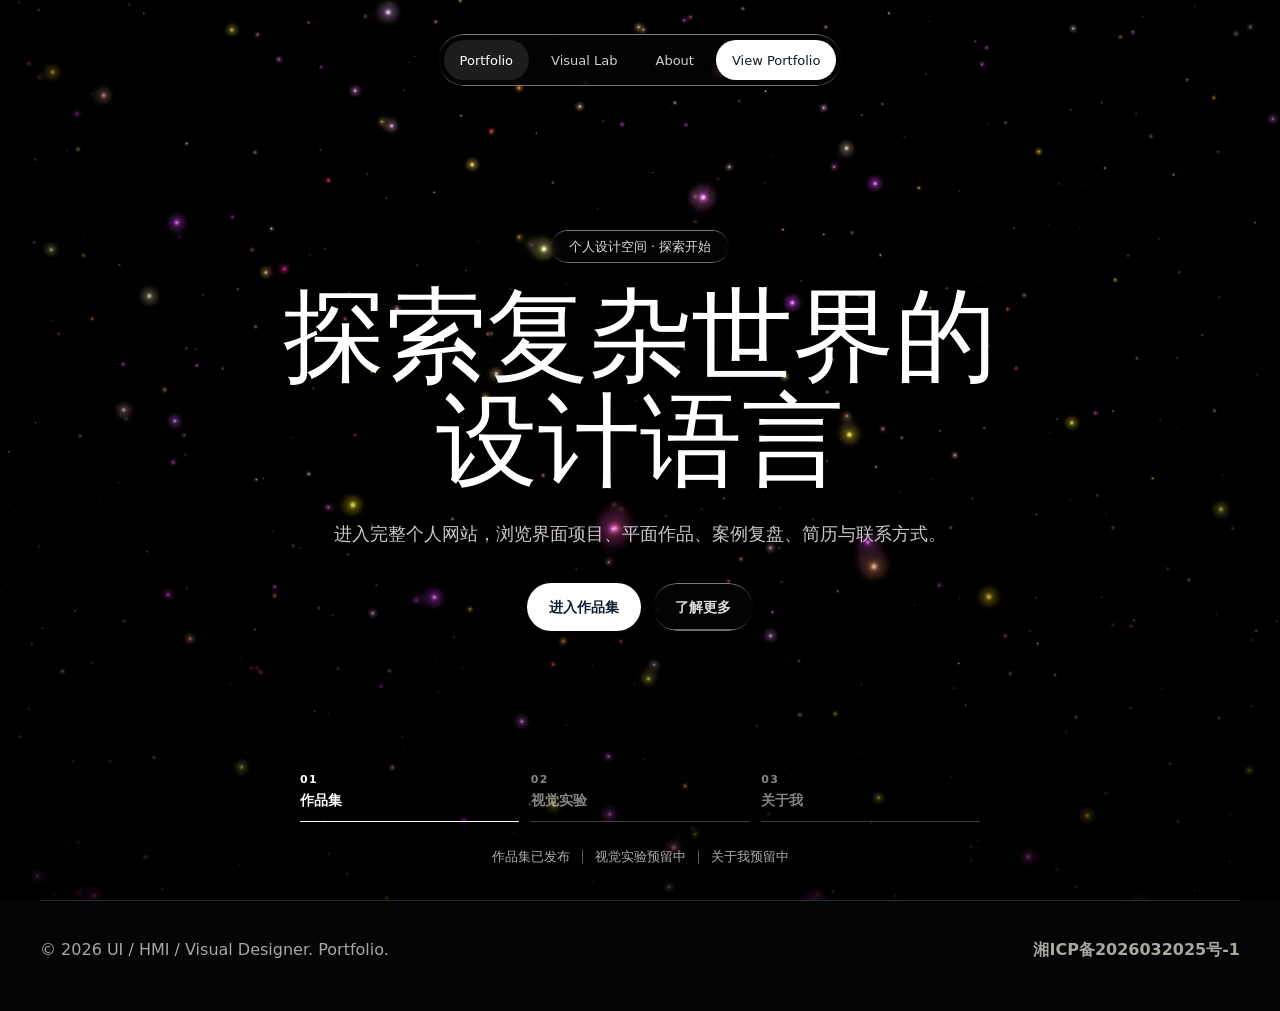
<file: index.html>
<!doctype html>
<html lang="zh-CN">
  <head>
    <meta charset="utf-8">
    <meta name="viewport" content="width=device-width, initial-scale=1">
    <title>UI / HMI / Visual Designer</title>
    <meta
      name="description"
      content="个人创作入口，通向作品集、视觉实验与个人介绍。"
    >
    <meta property="og:title" content="UI / HMI / Visual Designer">
    <meta
      property="og:description"
      content="进入一个由产品设计、视觉表达与长期创作构成的个人作品空间。"
    >
    <meta property="og:type" content="website">
    <meta property="og:image" content="assets/home/首页首屏.webp">
    <link rel="preconnect" href="https://fonts.googleapis.com">
    <link rel="preconnect" href="https://fonts.gstatic.com" crossorigin>
    <link href="https://fonts.googleapis.com/css2?family=Instrument+Serif:ital@0;1&display=swap" rel="stylesheet">
    <link rel="stylesheet" href="styles.css?v=20260729-launch-restore-1">
    <script type="text/javascript">
      (function(c,l,a,r,i,t,y){
        c[a]=c[a]||function(){(c[a].q=c[a].q||[]).push(arguments)};
        t=l.createElement(r);t.async=1;t.src="https://www.clarity.ms/tag/"+i;
        y=l.getElementsByTagName(r)[0];y.parentNode.insertBefore(t,y);
      })(window, document, "clarity", "script", "xuj7jfb748");
    </script>
  </head>
  <body class="launch-body">
    <main class="launch-page" data-launch-page>
      <section class="launch-hero" aria-label="个人网站启动页">
        <canvas class="launch-galaxy" data-galaxy aria-hidden="true"></canvas>
        <div class="launch-vignette" aria-hidden="true"></div>

        <header class="launch-nav">
          <nav class="launch-nav-pill liquid-glass" aria-label="启动页导航">
            <button class="launch-nav-link is-active" type="button" data-launch-nav="0">Portfolio</button>
            <button class="launch-nav-link" type="button" data-launch-nav="1">Visual Lab</button>
            <button class="launch-nav-link" type="button" data-launch-nav="2">About</button>
            <a class="launch-start-button" href="portfolio.html">View Portfolio</a>
          </nav>
          <button class="launch-menu-button liquid-glass" type="button" data-launch-menu aria-label="打开导航" aria-expanded="false">
            <span></span>
            <span></span>
          </button>
        </header>

        <div class="launch-mobile-menu" data-launch-mobile-menu aria-hidden="true">
          <button type="button" data-launch-mobile-choice="0">作品集</button>
          <button type="button" data-launch-mobile-choice="1">视觉实验</button>
          <button type="button" data-launch-mobile-choice="2">关于我</button>
          <a href="portfolio.html">进入作品集</a>
        </div>

        <div class="launch-content">
          <p class="launch-badge liquid-glass" data-launch-kicker>个人设计空间 · 探索开始</p>
          <h1 data-launch-title>探索复杂世界的<br>设计语言</h1>
          <p class="launch-copy" data-launch-copy>
            进入完整个人网站，浏览界面项目、平面作品、案例复盘、简历与联系方式。
          </p>
          <div class="launch-actions">
            <a class="launch-primary-action" data-launch-action href="portfolio.html">进入作品集</a>
            <span class="launch-status liquid-glass" data-launch-status>了解更多</span>
          </div>
        </div>

        <div class="launch-switcher" aria-label="选择入口">
          <button class="is-active" type="button" data-launch-choice="0">
            <span>01</span>
            <strong>作品集</strong>
          </button>
          <button type="button" data-launch-choice="1">
            <span>02</span>
            <strong>视觉实验</strong>
          </button>
          <button type="button" data-launch-choice="2">
            <span>03</span>
            <strong>关于我</strong>
          </button>
        </div>

        <div class="launch-stats" aria-label="网站板块状态">
          <span>作品集已发布</span>
          <i></i>
          <span>视觉实验预留中</span>
          <i></i>
          <span>关于我预留中</span>
        </div>
      </section>
    </main>

    <footer class="site-footer">
      <p>© 2026 UI / HMI / Visual Designer. Portfolio.</p>
      <a href="https://beian.miit.gov.cn/" target="_blank" rel="noopener">湘ICP备2026032025号-1</a>
    </footer>

    <script src="script.js?v=20260729-launch-entry-sync-1"></script>
  </body>
</html>
</file>
<file: styles.css>
:root {
  color-scheme: dark;
  --header-height: 84px;
  --bg: #070708;
  --surface: #111114;
  --surface-2: #18181d;
  --ink: #f4f1ea;
  --muted: #aaa6a0;
  --soft: #77736d;
  --line: #2b2b31;
  --teal: #19d2c3;
  --teal-dark: #6bece3;
  --coral: #ff5a4f;
  --yellow: #f3c75b;
  --sage: #9aa49c;
  --shadow: 0 28px 90px rgba(0, 0, 0, 0.56);
  --radius: 8px;
  --module-title-size: clamp(46px, 5vw, 72px);
  --module-subtitle-size: 18px;
  font-family:
    Inter, "PingFang SC", "Microsoft YaHei", "Noto Sans CJK SC", system-ui,
    -apple-system, BlinkMacSystemFont, "Segoe UI", sans-serif;
}

* {
  box-sizing: border-box;
}

html {
  scroll-behavior: smooth;
}

body {
  margin: 0;
  color: var(--ink);
  background:
    radial-gradient(circle at 18% 0%, rgba(25, 210, 195, 0.12), transparent 30%),
    radial-gradient(circle at 85% 8%, rgba(255, 90, 79, 0.1), transparent 26%),
    linear-gradient(180deg, #0b0b0d 0%, #070708 42%, #0d0d10 100%),
    var(--bg);
  line-height: 1.6;
  overflow-x: hidden;
}

.starfield-bg {
  position: fixed;
  inset: 0;
  z-index: 0;
  pointer-events: none;
  overflow: hidden;
  background:
    linear-gradient(180deg, rgba(7, 7, 8, 0.12), rgba(7, 7, 8, 0.3)),
    url("assets/common/starfield.gif") center / 900px auto repeat;
  opacity: 0.9;
  filter: contrast(1.06) brightness(0.98);
}

.starfield-bg::after {
  position: absolute;
  inset: 0;
  content: "";
  background:
    radial-gradient(circle at 50% 0%, rgba(25, 210, 195, 0.05), transparent 34%),
    rgba(7, 7, 8, 0.12);
}

.portfolio-home-body main {
  position: relative;
  overflow: hidden;
}

.portfolio-home-body main > .section:not(.lake-hero) {
  position: relative;
}

.portfolio-home-body .site-footer {
  position: relative;
  z-index: 2;
}

img {
  display: block;
  max-width: 100%;
}

.visually-hidden {
  position: absolute;
  width: 1px;
  height: 1px;
  padding: 0;
  overflow: hidden;
  white-space: nowrap;
  border: 0;
  clip: rect(0 0 0 0);
  clip-path: inset(50%);
}

a {
  color: inherit;
}

.site-header {
  position: fixed;
  top: 0;
  left: 0;
  right: 0;
  z-index: 20;
  isolation: isolate;
  display: grid;
  grid-template-columns: minmax(160px, 1fr) auto minmax(120px, 1fr);
  align-items: center;
  gap: 24px;
  width: 100vw;
  height: var(--header-height);
  margin: 0;
  padding: 0 max(40px, calc((100vw - 1440px) / 2));
  background: transparent;
  backdrop-filter: blur(20px) saturate(130%);
  border-bottom: 1px solid rgba(244, 241, 234, 0.16);
}

main,
.site-footer {
  position: relative;
  z-index: 1;
}

.site-header::before {
  position: fixed;
  inset: 0 0 auto 0;
  z-index: -1;
  width: 100vw;
  height: var(--header-height);
  content: "";
  background: rgba(54, 54, 58, 0.42);
  backdrop-filter: blur(20px) saturate(130%);
  border-bottom: 1px solid rgba(244, 241, 234, 0.16);
}

.site-header.is-scrolled {
  background: transparent;
}

.site-header.is-scrolled::before {
  background: rgba(44, 44, 48, 0.56);
}

.brand,
.nav,
.header-cta,
.button,
.text-link,
.site-footer a,
.contact-list a {
  text-decoration: none;
}

.brand {
  display: inline-flex;
  align-items: center;
  gap: 10px;
  font-weight: 700;
}

.brand-mark {
  display: grid;
  width: 34px;
  height: 34px;
  place-items: center;
  color: #fff;
  background: linear-gradient(135deg, var(--teal), var(--coral));
  border-radius: 50%;
}

.portal-logo {
  justify-self: start;
  width: fit-content;
  min-width: 0;
  padding: 0;
  color: #fff;
  background: transparent;
  border: 0;
  box-shadow: none;
  transition: opacity 220ms ease, transform 220ms ease;
}

.portal-logo-image {
  display: block;
  width: clamp(240px, 20vw, 300px);
  height: auto;
}

.portal-logo:hover,
.portal-logo:focus-visible {
  opacity: 0.86;
  transform: translateY(-1px);
}

.portal-logo-mark {
  position: relative;
  width: 32px;
  height: 28px;
  font-size: 17px;
  font-style: italic;
  line-height: 1;
  background: linear-gradient(135deg, #f4f1ea 0%, #ffffff 62%, #bfc7ce 100%);
  border-radius: 8px 2px 8px 2px;
  color: #071012;
  transform: skewX(-8deg);
}

.portal-logo-mark::after {
  position: absolute;
  top: -5px;
  right: -8px;
  width: 16px;
  height: 16px;
  content: "";
  background: linear-gradient(135deg, var(--coral), #ff2e2e);
  clip-path: polygon(0 0, 100% 0, 100% 100%);
  border-radius: 2px;
}

.portal-logo-text {
  color: #fff;
  font-size: 17px;
  font-weight: 900;
  font-style: italic;
  letter-spacing: 0.02em;
  text-transform: uppercase;
}

.nav {
  display: inline-flex;
  align-items: center;
  gap: 6px;
  padding: 0;
  background: transparent;
  border: 0;
  border-radius: 999px;
}

.nav a {
  padding: 8px 14px;
  color: var(--muted);
  border-radius: 999px;
  font-size: 14px;
  white-space: nowrap;
}

.nav a:hover,
.nav a:focus-visible {
  color: var(--ink);
  background: rgba(25, 210, 195, 0.12);
}

.header-cta {
  justify-self: end;
  padding: 10px 16px;
  color: #fff;
  background: #202025;
  border: 1px solid rgba(244, 241, 234, 0.14);
  border-radius: 999px;
  font-size: 14px;
  font-weight: 700;
  font-family: inherit;
  cursor: pointer;
}

.section {
  width: min(1440px, calc(100% - 80px));
  margin: 0 auto;
}

.hero {
  display: grid;
  grid-template-columns: minmax(0, 0.92fr) minmax(360px, 1.08fr);
  align-items: center;
  gap: 56px;
  min-height: calc(100vh - 72px);
  padding: 72px 0 56px;
}

.hero.hero-showcase {
  position: relative;
  display: grid;
  grid-template-columns:
    minmax(18px, 1fr)
    repeat(12, minmax(0, 96px))
    minmax(18px, 1fr);
  width: 100%;
  max-width: none;
  min-height: 100vh;
  margin: 0;
  align-items: center;
  justify-content: center;
  padding: 0;
  overflow: hidden;
}

.hero.hero-showcase img,
.hero.hero-showcase video {
  grid-column: 1 / -1;
  grid-row: 1;
  display: block;
  width: 100%;
  height: 100vh;
  object-fit: cover;
  object-position: center center;
  background: #050506;
}

.hero.hero-showcase::after {
  grid-column: 2 / -2;
  grid-row: 1;
  align-self: stretch;
  height: 100vh;
  content: "";
  pointer-events: none;
  background:
    linear-gradient(90deg, rgba(244, 241, 234, 0.08) 1px, transparent 1px),
    linear-gradient(180deg, rgba(244, 241, 234, 0.05) 1px, transparent 1px);
  background-size: calc(100% / 12) 100%, 100% 12.5vh;
  opacity: 0.24;
  mix-blend-mode: screen;
}

.lake-hero {
  isolation: isolate;
  background: #071018;
}

.lake-hero img,
.lake-hero video {
  position: relative;
  z-index: 0;
  filter: saturate(0.92) contrast(1.04) brightness(0.92);
}

.lake-hero-video {
  opacity: 1;
  transition: opacity 1100ms ease;
}

.lake-hero-video.is-dissolve-ghost {
  z-index: 0;
  opacity: 0;
  filter: saturate(0.9) contrast(1.02) brightness(0.86);
}

.lake-hero-video.is-dissolve-ghost.is-visible {
  opacity: 1;
}

.lake-hero-overlay {
  position: absolute;
  inset: 0;
  z-index: 1;
  pointer-events: none;
  background:
    radial-gradient(circle at 52% 43%, rgba(255, 225, 184, 0.08), transparent 26%),
    linear-gradient(90deg, rgba(2, 7, 12, 0.5), transparent 35%, transparent 62%, rgba(2, 7, 12, 0.54)),
    linear-gradient(180deg, rgba(4, 9, 14, 0.16) 0%, rgba(4, 9, 14, 0.1) 36%, rgba(4, 9, 14, 0.78) 100%);
}

.lake-hero .lake-guide-layer,
.lake-hero-copy,
.lake-hero-note {
  grid-column: 1 / -1;
  grid-row: 1;
}

.lake-guide-layer {
  position: relative;
  z-index: 3;
  width: 100%;
  height: 100vh;
}

.lake-guide {
  position: absolute;
  left: var(--x);
  top: var(--y);
  display: inline-flex;
  flex-direction: column;
  align-items: center;
  color: rgba(255, 255, 255, 0.9);
  text-decoration: none;
  transform: translate(-50%, -50%);
  transition: transform 260ms ease, filter 260ms ease;
}

.lake-guide::after {
  display: block;
  width: 1px;
  height: var(--line);
  margin-top: 10px;
  content: "";
  background: linear-gradient(rgba(255, 255, 255, 0.34), rgba(255, 255, 255, 0));
  transform-origin: top;
  transition: transform 260ms ease, opacity 260ms ease;
}

.lake-guide span {
  display: inline-flex;
  align-items: center;
  gap: 8px;
  padding: 9px 14px;
  color: rgba(255, 255, 255, 0.9);
  background: rgba(255, 255, 255, 0.12);
  border: 1px solid rgba(255, 255, 255, 0.18);
  border-radius: 999px;
  box-shadow: 0 16px 46px rgba(0, 0, 0, 0.22);
  backdrop-filter: blur(18px) saturate(128%);
  font-size: 12px;
  font-weight: 750;
  letter-spacing: 0.01em;
  white-space: nowrap;
}

.lake-guide span::before {
  width: 7px;
  height: 7px;
  content: "";
  border: 1px solid rgba(255, 255, 255, 0.68);
  border-radius: 50%;
  box-shadow: 0 0 14px rgba(255, 255, 255, 0.42);
}

.lake-guide:hover,
.lake-guide:focus-visible {
  filter: brightness(1.12);
  transform: translate(-50%, calc(-50% - 4px));
}

.lake-guide:hover::after,
.lake-guide:focus-visible::after {
  opacity: 0.72;
  transform: scaleY(1.12);
}

.lake-guide:hover span,
.lake-guide:focus-visible span {
  background: rgba(255, 255, 255, 0.2);
  border-color: rgba(255, 255, 255, 0.34);
}

.lake-hero-copy {
  position: relative;
  z-index: 3;
  align-self: end;
  justify-self: start;
  width: min(760px, calc(100% - 92px));
  margin: 0 0 86px clamp(40px, 5vw, 76px);
}

.lake-hero-copy p {
  margin: 0 0 14px;
  color: rgba(255, 255, 255, 0.7);
  font-size: 13px;
  letter-spacing: 0.02em;
}

.lake-hero-copy h1 {
  max-width: none;
  color: #fff;
  font-size: clamp(46px, 5.2vw, 82px);
  font-weight: 500;
  line-height: 1.04;
  text-shadow: 0 18px 46px rgba(0, 0, 0, 0.36);
}

.lake-hero-note {
  position: relative;
  z-index: 3;
  align-self: end;
  justify-self: end;
  width: min(360px, 32vw);
  margin: 0 clamp(40px, 5vw, 76px) 92px 0;
  color: rgba(255, 255, 255, 0.64);
  font-size: 15px;
  line-height: 1.65;
}

.lake-hero-note::before {
  display: block;
  width: 100%;
  height: 1px;
  margin-bottom: 20px;
  content: "";
  background: linear-gradient(90deg, rgba(255, 255, 255, 0.28), rgba(255, 255, 255, 0));
}

.eyebrow,
.case-meta {
  margin: 0 0 14px;
  color: var(--teal);
  font-size: 13px;
  font-weight: 800;
  letter-spacing: 0;
  text-transform: uppercase;
}

h1,
h2,
h3,
p {
  overflow-wrap: anywhere;
}

h1,
h2,
h3 {
  margin: 0;
  line-height: 1.08;
  letter-spacing: 0;
}

h1 {
  max-width: 760px;
  font-size: clamp(44px, 8vw, 86px);
}

h2 {
  font-size: clamp(32px, 5vw, 54px);
}

h3 {
  font-size: 24px;
}

.hero-lede {
  max-width: 660px;
  margin: 24px 0 0;
  color: var(--muted);
  font-size: 20px;
}

.hero-actions,
.resume-actions {
  display: flex;
  flex-wrap: wrap;
  gap: 12px;
  margin-top: 32px;
}

.button {
  display: inline-flex;
  min-height: 48px;
  align-items: center;
  justify-content: center;
  padding: 12px 20px;
  border: 1px solid rgba(244, 241, 234, 0.18);
  border-radius: var(--radius);
  font-weight: 800;
  transition:
    transform 180ms ease,
    box-shadow 180ms ease,
    background 180ms ease;
}

.button:hover,
.button:focus-visible {
  transform: translateY(-2px);
  box-shadow: 0 14px 32px rgba(0, 0, 0, 0.42);
}

.button.primary {
  color: #050506;
  background: var(--teal);
  border-color: var(--teal);
}

.button.secondary {
  background: rgba(244, 241, 234, 0.06);
}

.quick-stats {
  display: grid;
  grid-template-columns: repeat(3, minmax(0, 1fr));
  gap: 12px;
  margin: 36px 0 0;
}

.quick-stats div {
  padding: 18px;
  background: #111114;
  border: 1px solid rgba(244, 241, 234, 0.1);
  border-radius: var(--radius);
}

.quick-stats dt {
  color: var(--muted);
  font-size: 13px;
}

.quick-stats dd {
  margin: 4px 0 0;
  font-size: 18px;
  font-weight: 800;
}

.hero-media {
  position: relative;
}

.hero-media img {
  width: 100%;
  height: auto;
  object-fit: contain;
  background: #050506;
  border: 1px solid rgba(244, 241, 234, 0.14);
  border-radius: 18px;
  box-shadow: var(--shadow);
}

.category-section {
  position: relative;
  isolation: isolate;
  width: 100%;
  margin-top: -1px;
  padding: 54px 0 72px;
  overflow: hidden;
  background: #05090f;
}

.category-section::before {
  position: absolute;
  inset: 0;
  z-index: -1;
  content: "";
  background: url("assets/common/portfolio-hero-dark.webp") center top / cover no-repeat;
  opacity: 0.08;
}

.category-shell {
  width: min(100% - 72px, 1420px);
  margin: 0 auto;
}

.category-topline {
  display: flex;
  align-items: center;
  justify-content: space-between;
  gap: 24px;
  margin-bottom: 78px;
  color: rgba(244, 241, 234, 0.76);
  font-size: 14px;
  letter-spacing: 0.02em;
  text-transform: uppercase;
}

.category-topline span {
  display: inline-flex;
  align-items: center;
  gap: 14px;
  white-space: nowrap;
}

.category-topline i {
  display: inline-block;
  width: 70px;
  height: 8px;
  background: repeating-linear-gradient(
    120deg,
    rgba(107, 236, 227, 0.95) 0 8px,
    transparent 8px 15px
  );
}

.category-topline b {
  display: inline-block;
  width: 6px;
  height: 6px;
  background: var(--teal);
  border-radius: 999px;
  box-shadow: 0 0 18px rgba(25, 210, 195, 0.8);
}

.category-heading {
  display: grid;
  grid-template-columns: minmax(320px, 0.95fr) minmax(0, 1fr);
  gap: clamp(40px, 7vw, 96px);
  align-items: end;
  margin-bottom: 58px;
}

.category-heading h2 {
  display: flex;
  align-items: center;
  gap: 18px;
  margin: 14px 0 12px;
  color: #fff;
  font-size: var(--module-title-size);
  line-height: 1.05;
}

.category-heading h2 span {
  width: 20px;
  height: 20px;
  border: 5px solid var(--teal);
  border-radius: 999px;
  box-shadow: 0 0 22px rgba(25, 210, 195, 0.8);
}

.category-heading p {
  margin: 0;
  color: rgba(244, 241, 234, 0.78);
  font-size: var(--module-subtitle-size);
}

.category-copy {
  max-width: 620px;
  padding-left: 46px;
  border-left: 1px solid rgba(244, 241, 234, 0.18);
}

.signal-band {
  display: grid;
  grid-template-columns: repeat(5, minmax(0, 1fr));
  gap: 18px;
  margin: 0;
}

.signal-band .category-card {
  display: grid;
  grid-template-rows: 52px 48px 58px 1fr 42px;
  min-height: 520px;
  padding: 26px 24px;
  overflow: hidden;
  position: relative;
  isolation: isolate;
  text-decoration: none;
  background: #05090f;
  border: 1px solid rgba(244, 241, 234, 0.18);
  border-radius: var(--radius);
  box-shadow: 0 24px 70px rgba(0, 0, 0, 0.35);
  transition:
    transform 180ms ease,
    border-color 180ms ease,
    box-shadow 180ms ease,
    background 180ms ease;
}

.signal-band .category-card::before {
  position: absolute;
  inset: 0;
  z-index: -1;
  content: "";
  background: rgba(244, 241, 234, 0.03);
  opacity: 0;
  transition: opacity 180ms ease;
}

.signal-band .category-card:hover,
.signal-band .category-card:focus-visible {
  transform: translateY(-6px);
  border-color: rgba(25, 210, 195, 0.62);
  box-shadow: 0 28px 86px rgba(0, 0, 0, 0.48), 0 0 30px rgba(25, 210, 195, 0.14);
}

.signal-band .category-card:hover::before,
.signal-band .category-card:focus-visible::before {
  opacity: 1;
}

.category-card-head {
  display: flex;
  align-items: center;
  justify-content: space-between;
  gap: 16px;
  margin-bottom: 0;
}

.signal-band .category-number,
.category-icon {
  color: var(--teal);
  font-size: 22px;
  font-weight: 900;
  line-height: 1;
}

.category-icon {
  font-size: 28px;
  text-shadow: 0 0 18px rgba(25, 210, 195, 0.8);
}

.signal-band .category-card strong {
  display: flex;
  align-items: flex-start;
  color: var(--ink);
  font-size: clamp(24px, 1.7vw, 30px);
  line-height: 1.1;
}

.signal-band .category-card small {
  display: flex;
  align-items: flex-start;
  margin: 0;
  padding-bottom: 16px;
  color: var(--muted);
  font-size: 16px;
  line-height: 1.5;
}

.category-thumb {
  align-self: start;
  width: 100%;
  aspect-ratio: 1.12;
  object-fit: cover;
  object-position: center;
  margin: 0;
  border-radius: var(--radius);
  background: #050506;
  filter: saturate(0.92) contrast(1.08) brightness(0.9);
}

.category-arrow {
  display: grid;
  align-self: end;
  width: 42px;
  height: 42px;
  place-items: center;
  color: var(--teal);
  font-size: 28px;
  line-height: 1;
  border: 2px solid var(--teal);
  border-radius: 999px;
  box-shadow: inset 0 0 16px rgba(25, 210, 195, 0.12);
}

.category-footer {
  display: grid;
  grid-template-columns: auto 1fr auto;
  align-items: center;
  gap: 28px;
  margin-top: 54px;
  color: rgba(244, 241, 234, 0.36);
  font-size: 14px;
  text-transform: uppercase;
}

.category-footer::before {
  grid-column: 2;
  height: 1px;
  content: "";
  background: rgba(244, 241, 234, 0.16);
}

.category-footer span:first-child {
  grid-column: 1;
  grid-row: 1;
}

.category-footer span:last-child {
  grid-column: 3;
  grid-row: 1;
}

.category-footer b {
  color: var(--teal);
  font-weight: 700;
}

@media (max-width: 1280px) {
  .signal-band {
    grid-template-columns: repeat(3, minmax(0, 1fr));
  }

  .signal-band .category-card {
    min-height: 480px;
  }
}
@media (max-width: 1100px) {
  .signal-band {
    grid-template-columns: repeat(2, minmax(0, 1fr));
  }
}

.work-section,
.graphic-section,
.about-section,
.resume-section,
.contact-section {
  padding: 108px 0;
  border-top: 1px solid var(--line);
  scroll-margin-top: calc(var(--header-height) + 28px);
}

.work-section {
  position: relative;
  isolation: isolate;
  width: 100%;
  margin: 0;
  padding: 110px max(40px, calc((100vw - 1440px) / 2)) 116px;
  overflow: hidden;
  background: #000;
}

.work-section::before {
  position: absolute;
  inset: 0;
  z-index: -1;
  content: "";
  background:
    linear-gradient(180deg, rgba(0, 0, 0, 0) 0%, rgba(0, 0, 0, 0.12) 34%, rgba(0, 0, 0, 0.78) 58%, #000 76%, #000 100%),
    url("assets/common/星球背景.webp") center top / 100% auto no-repeat;
}

.work-section::after {
  display: none;
}

.section-heading {
  display: grid;
  grid-template-columns: 0.8fr 1.2fr;
  gap: 32px;
  align-items: end;
  margin-bottom: 36px;
}

.work-section .section-heading {
  display: block;
  max-width: 720px;
  margin: 0 0 34px;
}

.work-section .section-heading h2 {
  display: flex;
  align-items: center;
  gap: 18px;
  margin: 18px 0 18px;
  color: #fff;
  font-size: var(--module-title-size);
  line-height: 1.05;
}

.work-section .section-heading h2::after {
  width: 20px;
  height: 20px;
  content: "";
  border: 5px solid var(--teal);
  border-radius: 999px;
  box-shadow: 0 0 22px rgba(25, 210, 195, 0.8);
}

.work-section .section-heading p:last-child {
  max-width: 520px;
  color: rgba(244, 241, 234, 0.72);
  font-size: var(--module-subtitle-size);
  line-height: 1.8;
}

.graphic-section .section-heading {
  display: block;
  max-width: 760px;
  margin: 0 0 42px;
}

.graphic-section .section-heading h2 {
  display: flex;
  align-items: center;
  gap: 18px;
  margin: 18px 0 18px;
  color: #fff;
  font-size: var(--module-title-size);
  line-height: 1.05;
}

.graphic-section .section-heading h2::after {
  width: 20px;
  height: 20px;
  content: "";
  border: 5px solid var(--teal);
  border-radius: 999px;
  box-shadow: 0 0 22px rgba(25, 210, 195, 0.8);
}

.graphic-section .section-heading p:last-child {
  max-width: none;
  color: rgba(244, 241, 234, 0.72);
  font-size: var(--module-subtitle-size);
  line-height: 1.8;
  white-space: nowrap;
}

.section-heading p:last-child,
.about-copy p,
.resume-section p,
.contact-section p,
.case-content p,
.case-card p {
  color: var(--muted);
}

.featured-case {
  position: relative;
  z-index: 2;
  isolation: isolate;
  display: grid;
  grid-template-columns: minmax(420px, 0.78fr) minmax(0, 1fr);
  gap: clamp(36px, 5vw, 68px);
  align-items: stretch;
  max-width: 1440px;
  margin: 0 auto 34px;
  padding: clamp(28px, 3vw, 42px);
  overflow: hidden;
  background: #111114;
  border: 1px solid rgba(244, 241, 234, 0.14);
  border-radius: var(--radius);
  box-shadow: 0 28px 90px rgba(0, 0, 0, 0.48);
}

.featured-case-link {
  color: inherit;
  text-decoration: none;
  cursor: pointer;
  transition:
    border-color 180ms ease,
    box-shadow 180ms ease,
    transform 180ms ease;
}

.featured-case-link:hover,
.featured-case-link:focus-visible {
  border-color: rgba(25, 210, 195, 0.46);
  box-shadow:
    0 28px 90px rgba(0, 0, 0, 0.5),
    0 0 0 1px rgba(25, 210, 195, 0.16);
  transform: translateY(-2px);
}

.featured-case-link:focus-visible {
  outline: 2px solid var(--teal);
  outline-offset: 4px;
}

#product-design-case,
#ui-interface-cases,
#brand-visual-card,
#visual-communication-card,
#ppt-info-card {
  scroll-margin-top: calc(var(--header-height) + 28px);
}

.case-visual {
  display: flex;
  min-height: 260px;
  align-items: flex-end;
  padding: 20px;
  color: #fff;
  border-radius: var(--radius);
  background:
    linear-gradient(135deg, rgba(32, 32, 31, 0.08), rgba(32, 32, 31, 0.42)),
    var(--teal);
}

.case-image {
  display: block;
  width: 100%;
  min-height: 420px;
  object-fit: cover;
  border: 1px solid rgba(244, 241, 234, 0.1);
  border-radius: var(--radius);
  background: #050506;
}

.case-thumb {
  display: block;
  width: 100%;
  min-height: 270px;
  margin-bottom: 28px;
  object-fit: cover;
  border: 1px solid rgba(244, 241, 234, 0.1);
  border-radius: var(--radius);
  background: #050506;
}

.case-visual span {
  font-weight: 900;
}

.case-visual.research {
  background:
    radial-gradient(circle at 26% 20%, rgba(25, 210, 195, 0.78), transparent 30%),
    linear-gradient(135deg, #151518, #222326 58%, #5b201d);
}

.case-visual.system {
  background:
    linear-gradient(90deg, rgba(255, 255, 255, 0.16) 1px, transparent 1px),
    linear-gradient(180deg, rgba(255, 255, 255, 0.16) 1px, transparent 1px),
    #17171b;
  background-size: 34px 34px;
}

.case-visual.mobile {
  background:
    radial-gradient(circle at 70% 24%, var(--teal), transparent 26%),
    linear-gradient(135deg, #101012, #313136);
}

.case-visual.growth {
  background:
    linear-gradient(145deg, rgba(217, 95, 79, 0.96), rgba(32, 32, 31, 0.9)),
    repeating-linear-gradient(90deg, transparent, transparent 18px, rgba(255, 255, 255, 0.16) 18px, rgba(255, 255, 255, 0.16) 20px);
}

.case-content {
  display: flex;
  flex-direction: column;
  justify-content: center;
  padding: 8px 8px 8px 0;
}

.case-content h3 {
  max-width: 680px;
  margin: 14px 0 14px;
  font-size: clamp(28px, 2.35vw, 40px);
  line-height: 1.18;
}

.case-points {
  display: grid;
  gap: 18px;
  margin: 28px 0 0;
  padding: 0;
  list-style: none;
}

.case-points li {
  position: relative;
  padding-left: 24px;
  color: var(--muted);
  font-size: 16px;
  line-height: 1.8;
}

.case-points li::before {
  position: absolute;
  top: 0.7em;
  left: 0;
  width: 7px;
  height: 7px;
  content: "";
  background: var(--coral);
  border-radius: 50%;
}

.text-link {
  width: fit-content;
  color: var(--teal);
  font-weight: 900;
  border-bottom: 2px solid currentColor;
}

.case-entry-link {
  margin-top: 28px;
}

.case-grid {
  position: relative;
  isolation: isolate;
  display: grid;
  grid-template-columns: repeat(3, minmax(0, 1fr));
  gap: 28px;
  max-width: 1440px;
  margin: 0 auto;
}

.case-grid::before {
  position: absolute;
  inset: 0 max(-40px, calc((1440px - 100vw) / 2)) -116px;
  z-index: -1;
  content: "";
  background: url("assets/common/starfield.gif") center top / 920px auto repeat;
  opacity: 0.28;
  mix-blend-mode: screen;
}

.case-card {
  padding: 24px;
  background: #111114;
  border: 1px solid rgba(244, 241, 234, 0.14);
  border-radius: var(--radius);
  box-shadow: 0 20px 58px rgba(0, 0, 0, 0.34);
}

.case-card-link {
  position: relative;
  display: block;
  color: inherit;
  text-decoration: none;
  cursor: pointer;
  transition:
    border-color 220ms ease,
    box-shadow 260ms ease,
    background-color 220ms ease,
    transform 260ms cubic-bezier(0.22, 1, 0.36, 1);
}

.case-grid .case-card-link:hover,
.case-grid .case-card-link:focus-visible {
  color: inherit;
  background: #151519;
  border-color: rgba(25, 210, 195, 0.5);
  box-shadow:
    0 30px 76px rgba(0, 0, 0, 0.5),
    0 0 0 1px rgba(25, 210, 195, 0.14),
    0 0 32px rgba(25, 210, 195, 0.12);
  transform: translate3d(0, -8px, 0) scale(1.012);
}

.case-grid .case-card-link:focus-visible {
  outline: 2px solid var(--teal);
  outline-offset: 4px;
}

.case-card h3 {
  margin: 12px 0 14px;
  font-size: 30px;
  line-height: 1.18;
}

.case-card .case-visual {
  min-height: 170px;
  margin-bottom: 22px;
}

.case-page-body {
  background: #000;
}

.case-page {
  display: grid;
  gap: 36px;
  width: min(100% - 80px, 1440px);
  margin: 0 auto;
  padding: var(--header-height) 0 90px;
}

.case-page-body .case-page {
  padding-top: calc(var(--header-height) + 100px);
  padding-bottom: 0;
}

.case-page-body .starfield-bg {
  display: none;
}

.repair-progress {
  position: fixed;
  top: var(--header-height);
  left: 0;
  right: 0;
  z-index: 30;
  height: 2px;
  background: rgba(255, 255, 255, 0.05);
}

.repair-progress span {
  display: block;
  width: 100%;
  height: 100%;
  background: #00d9ff;
  box-shadow: 0 0 12px rgba(0, 217, 255, 0.7);
  transform: scaleX(0);
  transform-origin: left;
}

.home-progress {
  position: fixed;
  top: var(--header-height);
  left: 0;
  right: 0;
  z-index: 30;
  height: 2px;
  background: rgba(255, 255, 255, 0.05);
  pointer-events: none;
}

.home-progress span {
  display: block;
  width: 100%;
  height: 100%;
  background: linear-gradient(90deg, var(--teal), #70f7dc);
  box-shadow: 0 0 12px rgba(52, 211, 178, 0.72);
  transform: scaleX(0);
  transform-origin: left;
}

.case-breadcrumb-bar {
  position: fixed;
  top: calc(var(--header-height) + clamp(18px, 2.4vw, 34px));
  left: clamp(28px, 4.2vw, 80px);
  z-index: 18;
  display: flex;
  align-items: center;
  justify-content: flex-start;
  gap: 26px;
  min-height: auto;
  pointer-events: none;
}

.case-breadcrumb {
  display: flex;
  flex-wrap: wrap;
  align-items: center;
  gap: 6px;
  margin: 0;
  padding: 0;
  list-style: none;
  color: rgba(244, 241, 234, 0.68);
  font-size: 16px;
  font-weight: 700;
  letter-spacing: 0;
  pointer-events: auto;
  text-shadow: 0 2px 10px rgba(0, 0, 0, 0.65);
}

.case-breadcrumb li {
  display: flex;
  align-items: center;
  gap: 6px;
}

.case-breadcrumb li + li::before {
  content: "/";
  color: rgba(244, 241, 234, 0.52);
}

.case-breadcrumb a {
  color: rgba(244, 241, 234, 0.72);
  text-decoration: none;
}

.case-breadcrumb a:hover,
.case-breadcrumb a:focus-visible {
  color: var(--teal);
}

.case-breadcrumb [aria-current="page"] {
  color: var(--teal);
}

.case-back-button {
  flex: 0 0 auto;
  display: inline-flex;
  align-items: center;
  gap: 10px;
  min-height: 48px;
  padding: 0 22px;
  color: rgba(255, 255, 255, 0.9);
  font: inherit;
  font-size: 18px;
  font-weight: 900;
  background:
    linear-gradient(180deg, rgba(255, 255, 255, 0.16), rgba(255, 255, 255, 0.04)),
    rgba(18, 23, 27, 0.72);
  border: 1px solid rgba(244, 241, 234, 0.12);
  border-radius: 999px;
  box-shadow:
    inset 0 1px 0 rgba(255, 255, 255, 0.16),
    0 14px 34px rgba(0, 0, 0, 0.4),
    0 0 24px rgba(25, 210, 195, 0.12);
  backdrop-filter: blur(18px) saturate(130%);
  cursor: pointer;
  pointer-events: auto;
}

.case-back-button:hover,
.case-back-button:focus-visible {
  color: #fff;
  border-color: rgba(25, 210, 195, 0.46);
  box-shadow:
    inset 0 1px 0 rgba(255, 255, 255, 0.18),
    0 16px 36px rgba(0, 0, 0, 0.46),
    0 0 30px rgba(25, 210, 195, 0.28);
  outline: 2px solid rgba(25, 210, 195, 0.5);
  outline-offset: 3px;
}

.case-hero-detail {
  position: relative;
  width: min(1440px, 100vw);
  max-width: 1440px;
  min-height: auto;
  margin-left: calc(50% - min(720px, 50vw));
  overflow: hidden;
  background: #050506;
  border: 0;
  border-radius: 0;
  box-shadow: 0 30px 92px rgba(0, 0, 0, 0.55);
}

.case-hero-copy h1 {
  max-width: 720px;
  margin: 18px 0 24px;
  color: #fff;
  font-size: clamp(56px, 8vw, 116px);
  line-height: 0.92;
}

.case-hero-copy p {
  max-width: 660px;
  margin: 0;
  color: rgba(244, 241, 234, 0.76);
  font-size: clamp(17px, 1.45vw, 22px);
  line-height: 1.85;
}

.case-hero-actions {
  display: flex;
  flex-wrap: wrap;
  gap: 12px;
  margin-top: 34px;
}

.case-hero-actions a {
  padding: 12px 18px;
  color: #071010;
  font-weight: 900;
  text-decoration: none;
  background: var(--teal);
  border: 1px solid rgba(25, 210, 195, 0.8);
  border-radius: var(--radius);
}

.case-hero-actions a:last-child {
  color: var(--ink);
  background: transparent;
  border-color: rgba(244, 241, 234, 0.22);
}

.case-hero-media img {
  width: 100%;
  min-height: 520px;
  object-fit: cover;
  border: 1px solid rgba(244, 241, 234, 0.12);
  border-radius: var(--radius);
  background: #050506;
}

.case-cover-image {
  width: 100%;
  height: auto;
  object-fit: contain;
  object-position: center;
  background: #050506;
}

.case-card-grid span,
.challenge-stack span {
  display: block;
  margin-bottom: 12px;
  color: var(--teal);
  font-size: 13px;
  font-weight: 900;
}

.case-section {
  display: grid;
  grid-template-columns: minmax(220px, 0.34fr) minmax(0, 1fr);
  gap: clamp(28px, 5vw, 68px);
  padding: clamp(30px, 4vw, 54px) 0;
  border-top: 1px solid rgba(244, 241, 234, 0.12);
  scroll-margin-top: calc(var(--header-height) + 28px);
}

.case-section-heading {
  position: sticky;
  top: calc(var(--header-height) + 28px);
  align-self: start;
}

.case-section-heading h2,
.case-summary-detail h2 {
  margin: 0;
  color: #fff;
  font-size: clamp(30px, 3.5vw, 56px);
  line-height: 1.08;
}

.background-case-section {
  position: relative;
  display: grid;
  grid-template-columns: minmax(360px, 0.62fr) minmax(0, 1fr);
  gap: clamp(44px, 7vw, 110px);
  align-items: end;
  width: min(1440px, 100vw);
  max-width: 1440px;
  min-height: min(860px, 92vh);
  margin-left: calc(50% - min(720px, 50vw));
  padding:
    clamp(70px, 8vw, 132px)
    clamp(48px, 5vw, 76px)
    clamp(58px, 6vw, 98px);
  overflow: hidden;
  background: url("assets/repair-case/repair-background-reference.webp?v=20260707-repair-assets-1") center / cover no-repeat;
  border-top: 1px solid rgba(25, 210, 195, 0.18);
  border-bottom: 1px solid rgba(25, 210, 195, 0.12);
  scroll-margin-top: calc(var(--header-height) + 28px);
}

.case-hero-detail + .background-case-section {
  margin-top: -16px;
}

.background-case-section + .design-system-section {
  margin-top: -16px;
}

.background-copy,
.pain-points-panel {
  position: relative;
  z-index: 1;
}

.background-kicker,
.pain-title,
.design-objective > p {
  margin: 0;
  color: rgba(244, 241, 234, 0.72);
  font-weight: 900;
  letter-spacing: 0;
  text-transform: uppercase;
}

.background-kicker span,
.background-lede strong,
.pain-title span,
.design-objective > p span {
  color: var(--teal);
}

.background-lede strong,
.design-objective > strong,
.objective-grid span,
.pain-card-copy span {
  color: var(--teal);
}

.background-copy h2 {
  margin: 14px 0 20px;
  color: #fff;
  font-size: clamp(62px, 4.8vw, 82px);
  line-height: 0.92;
  text-shadow:
    0 12px 34px rgba(0, 0, 0, 0.65),
    0 0 28px rgba(0, 160, 250, 0.18);
}

.background-lede {
  max-width: 620px;
  margin: 0;
  color: rgba(255, 255, 255, 0.92);
  font-size: clamp(19px, 1.32vw, 23px);
  font-weight: 900;
  line-height: 1.5;
}

.background-description {
  max-width: 690px;
  margin: 54px 0 0;
  color: rgba(244, 241, 234, 0.72);
  font-size: 17px;
  line-height: 2;
}

.background-description::before {
  display: block;
  width: 54px;
  height: 2px;
  margin-bottom: 32px;
  content: "";
  background: var(--teal);
}

.design-objective {
  margin-top: clamp(44px, 5vw, 70px);
}

.design-objective > p {
  display: flex;
  align-items: center;
  gap: 12px;
  color: #fff;
  font-size: 20px;
}

.design-objective small,
.pain-title small {
  color: rgba(244, 241, 234, 0.42);
  font-size: 13px;
  font-weight: 800;
  text-transform: uppercase;
}

.design-objective > strong {
  display: block;
  margin-top: 28px;
  color: var(--teal);
  font-size: clamp(22px, 2vw, 30px);
  line-height: 1.4;
}

.objective-grid {
  display: grid;
  grid-template-columns: repeat(4, minmax(0, 1fr));
  gap: 1px;
  margin-top: 38px;
}

.objective-grid div {
  min-height: 128px;
  padding: 0 22px;
  border-right: 1px solid rgba(244, 241, 234, 0.1);
}

.objective-grid div:last-child {
  border-right: 0;
}

.objective-grid span {
  display: grid;
  width: 54px;
  height: 54px;
  margin-bottom: 20px;
  place-items: center;
  color: var(--teal);
  font-size: 28px;
  background: rgba(25, 210, 195, 0.08);
  border: 1px solid rgba(25, 210, 195, 0.24);
  border-radius: 999px;
  box-shadow: 0 0 28px rgba(25, 210, 195, 0.28);
}

.objective-grid h3 {
  margin: 0 0 8px;
  color: #fff;
  font-size: 17px;
}

.objective-grid p {
  margin: 0;
  color: rgba(244, 241, 234, 0.58);
  font-size: 14px;
}

.pain-points-panel {
  align-self: end;
}

.pain-title {
  display: flex;
  align-items: center;
  gap: 12px;
  margin-bottom: 22px;
  color: #fff;
  font-size: 20px;
}

.pain-card-grid {
  display: grid;
  grid-template-columns: repeat(3, minmax(0, 1fr));
  gap: 18px;
}

.pain-card-grid article {
  display: grid;
  grid-template-rows: 132px 190px;
  min-height: 322px;
  padding: 0;
  overflow: hidden;
  background: rgba(5, 14, 20, 0.84);
  border: 1px solid rgba(25, 210, 195, 0.12);
  border-radius: var(--radius);
  box-shadow:
    inset 0 1px 0 rgba(255, 255, 255, 0.05),
    0 20px 50px rgba(0, 0, 0, 0.34);
}

.pain-card-copy {
  display: grid;
  grid-template-columns: 48px minmax(0, 1fr);
  grid-template-rows: 34px auto;
  column-gap: 16px;
  row-gap: 4px;
  min-height: 132px;
  padding: 22px 24px 24px;
  background:
    linear-gradient(180deg, rgba(10, 29, 39, 0.96), rgba(5, 14, 20, 0.92));
}

.pain-card-copy span {
  display: grid;
  grid-row: 1 / span 2;
  width: 48px;
  height: 48px;
  margin: 0;
  place-items: center;
  color: var(--teal);
  font-size: 20px;
  font-weight: 900;
  background: rgba(25, 210, 195, 0.08);
  border: 1px solid rgba(25, 210, 195, 0.22);
  border-radius: 999px;
  box-shadow: 0 0 26px rgba(25, 210, 195, 0.24);
}

.pain-card-copy h3 {
  align-self: center;
  margin: 0;
  color: #fff;
  font-size: 16px;
  line-height: 1.32;
  white-space: nowrap;
}

.pain-card-copy p {
  grid-column: 2;
  max-width: 220px;
  align-self: start;
  margin: 0;
  color: rgba(244, 241, 234, 0.68);
  font-size: 13px;
  line-height: 1.7;
}

.pain-card-image {
  min-height: 190px;
  background:
    linear-gradient(180deg, rgba(5, 14, 20, 0), rgba(5, 14, 20, 0.2)),
    var(--pain-image) center / cover no-repeat;
  filter: saturate(0.78) brightness(0.66) contrast(1.08);
}

.pain-card-grid article:nth-child(1) .pain-card-image {
  --pain-image: url("assets/repair-case/把车修好-UI小图-1.webp?v=20260707-repair-assets-1");
}

.pain-card-grid article:nth-child(2) .pain-card-image {
  --pain-image: url("assets/repair-case/把车修好-UI小图-2.webp?v=20260707-repair-assets-1");
}

.pain-card-grid article:nth-child(3) .pain-card-image {
  --pain-image: url("assets/repair-case/把车修好-UI小图-3.webp?v=20260707-repair-assets-1");
}

.case-text-stack {
  display: grid;
  gap: 16px;
  max-width: 920px;
}

.case-text-stack p,
.case-card-grid p,
.design-system-panel p,
.challenge-stack p,
.outcome-band p,
.case-summary-detail p {
  margin: 0;
  color: rgba(244, 241, 234, 0.72);
  line-height: 1.8;
}

.case-card-grid {
  display: grid;
  gap: 18px;
}

.case-card-grid.three {
  grid-template-columns: repeat(3, minmax(0, 1fr));
}

.case-card-grid.four {
  grid-template-columns: repeat(4, minmax(0, 1fr));
}

.case-card-grid article,
.challenge-stack article,
.outcome-band article {
  min-height: 100%;
  padding: 22px;
  background: rgba(17, 17, 20, 0.9);
  border: 1px solid rgba(244, 241, 234, 0.12);
  border-radius: var(--radius);
}

.case-card-grid h3,
.design-system-panel h3,
.challenge-stack h3 {
  margin: 0 0 12px;
  color: #fff;
  font-size: 20px;
  line-height: 1.35;
}

.design-system-section {
  display: block;
  width: min(1440px, 100vw);
  max-width: 1440px;
  min-height: clamp(760px, 40vw, 916px);
  margin-left: calc(50% - min(720px, 50vw));
  padding:
    clamp(126px, 9.8vw, 168px)
    clamp(48px, 5vw, 76px)
    clamp(48px, 4vw, 68px);
  overflow: hidden;
  background: #000409;
  border-top: 0;
  border-bottom: 0;
}

.design-system-panel {
  display: grid;
  gap: clamp(40px, 3.2vw, 55px);
}

.design-system-hero {
  display: grid;
  grid-template-columns: minmax(560px, 0.92fr) minmax(0, 1.08fr);
  gap: clamp(118px, 10vw, 172px);
  align-items: end;
}

.design-system-title p,
.system-block-heading p {
  margin: 0;
  color: rgba(244, 241, 234, 0.78);
  font-weight: 900;
  letter-spacing: 0.01em;
  text-transform: uppercase;
}

.design-system-title p span,
.system-block-heading span {
  color: #00f0ff;
}

.design-system-title h2 {
  position: relative;
  width: fit-content;
  margin: 14px 0 20px;
  color: #fff;
  font-size: clamp(62px, 4.8vw, 82px);
  line-height: 0.92;
  text-shadow:
    0 12px 34px rgba(0, 0, 0, 0.65),
    0 0 28px rgba(0, 160, 250, 0.18);
}

.design-system-title h2::after {
  position: absolute;
  top: -2px;
  right: -38px;
  width: 24px;
  height: 24px;
  content: "";
  border: 7px solid #00d9f5;
  border-left-color: transparent;
  border-radius: 999px;
  box-shadow: 0 0 22px rgba(0, 217, 245, 0.78);
}

.design-system-title strong {
  display: block;
  max-width: 620px;
  color: rgba(255, 255, 255, 0.92);
  font-size: clamp(19px, 1.32vw, 23px);
  line-height: 1.5;
}

.design-system-title::after {
  display: block;
  width: 44px;
  height: 2px;
  margin-top: 36px;
  content: "";
  background: #00f0ff;
  box-shadow: 0 0 16px rgba(25, 210, 195, 0.72);
}

.design-system-summary {
  display: grid;
  gap: 26px;
}

.design-system-summary > p {
  max-width: 610px;
  margin: 0;
  color: rgba(244, 241, 234, 0.66);
  font-size: 16px;
  line-height: 1.9;
}

.system-principles {
  display: grid;
  grid-template-columns: repeat(4, minmax(0, 1fr));
  gap: 18px;
}

.system-principles article {
  display: grid;
  min-height: clamp(136px, 9vw, 155px);
  place-items: center;
  padding: 20px 16px 18px;
  text-align: center;
  background:
    linear-gradient(180deg, rgba(13, 34, 48, 0.82), rgba(7, 19, 30, 0.88));
  border: 1px solid rgba(0, 217, 245, 0.12);
  border-radius: var(--radius);
  box-shadow:
    inset 0 1px 0 rgba(255, 255, 255, 0.05),
    0 22px 60px rgba(0, 0, 0, 0.32);
}

.system-principles span {
  display: block;
  color: #00f0ff;
  font-size: clamp(36px, 2.6vw, 45px);
  line-height: 1;
  text-shadow: 0 0 18px rgba(25, 210, 195, 0.74);
}

.system-principles h3 {
  margin: 10px 0 2px;
  color: #fff;
  font-size: clamp(17px, 1.15vw, 20px);
}

.system-principles p,
.system-block-heading small,
.component-group > small {
  margin: 0;
  color: rgba(244, 241, 234, 0.5);
  font-size: 13px;
  line-height: 1.6;
  text-transform: uppercase;
}

.design-system-board {
  display: grid;
  grid-template-columns: 1.08fr 0.86fr 1.03fr 0.9fr;
  gap: 0;
  padding-top: clamp(38px, 3vw, 52px);
  border-top: 1px solid rgba(244, 241, 234, 0.13);
}

.system-block {
  min-width: 0;
  padding: 0 clamp(26px, 2.35vw, 40px);
  border-right: 1px solid rgba(244, 241, 234, 0.08);
}

.system-block:first-child {
  padding-left: 0;
}

.system-block:last-child {
  padding-right: 0;
  border-right: 0;
}

.system-block-heading {
  margin-bottom: 24px;
}

.system-block-heading p {
  color: #fff;
  font-size: clamp(18px, 1.15vw, 21px);
}

.system-block-heading small {
  display: block;
  margin-top: 4px;
}

.system-color-primary {
  display: grid;
  grid-template-columns: repeat(3, minmax(0, 1fr));
  gap: 8px;
  margin-bottom: clamp(38px, 2.9vw, 50px);
}

.system-color-primary span {
  display: flex;
  min-height: clamp(124px, 8.9vw, 153px);
  flex-direction: column;
  justify-content: flex-end;
  padding: 18px 14px;
  color: #fff;
  background:
    linear-gradient(180deg, transparent, rgba(0, 0, 0, 0.18)),
    var(--swatch);
  border-radius: var(--radius);
  box-shadow: 0 18px 42px rgba(0, 0, 0, 0.22);
}

.system-color-primary b {
  font-size: clamp(15px, 1vw, 17px);
}

.system-color-primary small {
  color: rgba(255, 255, 255, 0.9);
  font-size: 13px;
}

.system-color-neutral {
  display: grid;
  grid-template-columns: repeat(6, minmax(0, 1fr));
  gap: 6px;
}

.system-color-neutral span {
  display: flex;
  min-height: clamp(60px, 4.25vw, 73px);
  align-items: flex-end;
  justify-content: center;
  padding-bottom: 34px;
  color: rgba(244, 241, 234, 0.74);
  font-size: 11px;
  background: var(--swatch);
  border: 1px solid rgba(244, 241, 234, 0.08);
  border-radius: var(--radius);
  box-shadow: 0 16px 34px rgba(0, 0, 0, 0.18);
}

.type-specimen {
  display: grid;
  grid-template-columns: auto 1fr;
  gap: 22px;
  align-items: center;
  margin-bottom: 18px;
}

.type-specimen > span {
  color: #f0f4f6;
  font-size: clamp(78px, 5.45vw, 94px);
  font-weight: 900;
  line-height: 0.9;
  text-shadow: 0 14px 28px rgba(0, 0, 0, 0.48);
}

.type-specimen strong {
  display: block;
  color: #fff;
  font-size: clamp(20px, 1.32vw, 23px);
  font-weight: 600;
}

.type-specimen small {
  color: rgba(244, 241, 234, 0.62);
  font-size: 14px;
  line-height: 1.8;
}

.type-scale {
  display: grid;
  margin: 0;
}

.type-scale div {
  display: grid;
  grid-template-columns: auto 1fr auto;
  gap: 8px;
  align-items: baseline;
  padding: 8px 0;
  border-top: 1px solid rgba(244, 241, 234, 0.08);
}

.type-scale dt {
  color: #fff;
  font-weight: 800;
}

.type-scale dd {
  margin: 0;
  color: rgba(244, 241, 234, 0.68);
}

.type-scale small {
  color: rgba(244, 241, 234, 0.48);
}

.component-group {
  display: grid;
  gap: 11px;
  margin-bottom: 18px;
}

.system-buttons,
.system-tags {
  display: flex;
  flex-wrap: wrap;
  gap: 10px;
}

.system-buttons button {
  min-height: 42px;
  padding: 0 20px;
  color: #fff;
  font: inherit;
  font-weight: 800;
  background: #00a0fa;
  border: 1px solid #00a0fa;
  border-radius: 4px;
}

.system-buttons button:nth-child(2) {
  color: #00c7ff;
  background: transparent;
}

.system-buttons button:nth-child(3) {
  color: rgba(255, 255, 255, 0.86);
  background: rgba(244, 241, 234, 0.12);
  border-color: rgba(244, 241, 234, 0.08);
}

.system-tags span {
  padding: 4px 11px;
  color: #00a0fa;
  border: 1px solid rgba(0, 160, 250, 0.54);
  border-radius: 999px;
  font-size: 12px;
  font-weight: 800;
}

.system-tags span:nth-child(2) {
  color: #8e74ff;
  border-color: rgba(142, 116, 255, 0.56);
}

.system-tags span:nth-child(3) {
  color: #ff8a2a;
  border-color: rgba(255, 138, 42, 0.58);
}

.system-tags span:nth-child(4) {
  color: #32c864;
  border-color: rgba(50, 200, 100, 0.56);
}

.system-tags span:nth-child(5) {
  color: #9aa3ad;
  border-color: rgba(154, 163, 173, 0.42);
}

.system-car-component {
  display: block;
  width: min(100%, 360px);
  height: auto;
  margin-top: 2px;
  border-radius: var(--radius);
  box-shadow:
    0 18px 42px rgba(0, 0, 0, 0.34),
    0 0 28px rgba(0, 217, 245, 0.1);
}

.system-car-card {
  display: grid;
  grid-template-columns: 106px minmax(0, 1fr) auto;
  gap: 14px;
  align-items: center;
  min-height: 94px;
  padding: 15px 16px;
  background:
    linear-gradient(90deg, rgba(0, 160, 250, 0.18), rgba(9, 26, 39, 0.7) 42%, rgba(9, 23, 34, 0.9));
  border: 1px solid rgba(0, 217, 245, 0.12);
  border-radius: var(--radius);
}

.car-visual {
  height: 54px;
  background:
    radial-gradient(ellipse at 50% 78%, rgba(25, 210, 195, 0.36) 0 34%, transparent 35%),
    linear-gradient(10deg, transparent 28%, rgba(230, 232, 235, 0.92) 29% 48%, transparent 49%),
    linear-gradient(160deg, transparent 18%, rgba(155, 170, 182, 0.84) 19% 42%, transparent 43%);
  filter: drop-shadow(0 8px 16px rgba(0, 160, 250, 0.34));
}

.system-car-card strong {
  color: #fff;
  font-size: 18px;
}

.system-car-card p {
  margin: 3px 0 8px;
  color: rgba(244, 241, 234, 0.58);
  font-size: 13px;
}

.system-car-card span {
  padding: 3px 8px;
  color: rgba(255, 255, 255, 0.78);
  background: rgba(244, 241, 234, 0.12);
  border-radius: 4px;
  font-size: 12px;
}

.system-car-card i {
  color: rgba(244, 241, 234, 0.48);
  font-size: 34px;
  font-style: normal;
}

.icon-grid {
  display: grid;
  grid-template-columns: repeat(4, minmax(0, 1fr));
  border-top: 1px solid rgba(244, 241, 234, 0.08);
  border-left: 1px solid rgba(244, 241, 234, 0.08);
}

.icon-grid span {
  display: grid;
  aspect-ratio: 1;
  place-items: center;
  color: rgba(244, 241, 234, 0.66);
  border-right: 1px solid rgba(244, 241, 234, 0.08);
  border-bottom: 1px solid rgba(244, 241, 234, 0.08);
  font-size: clamp(26px, 1.8vw, 31px);
  line-height: 1;
}

.icon-grid span:nth-child(5) {
  color: #00f0ff;
  text-shadow: 0 0 18px rgba(25, 210, 195, 0.78);
}

.challenge-section {
  position: relative;
  display: block;
  width: min(1440px, 100vw);
  max-width: 1440px;
  min-height: min(768px, 53.35vw);
  margin-left: calc(50% - min(720px, 50vw));
  padding: 0;
  overflow: hidden;
  background: url("assets/repair-case/challenge-background.webp?v=20260707-repair-assets-1") top center / 100% auto no-repeat;
  border-top: 1px solid rgba(25, 210, 195, 0.16);
  border-bottom: 1px solid rgba(244, 241, 234, 0.08);
  scroll-margin-top: calc(var(--header-height) + 28px);
}

.design-system-section + .challenge-section {
  margin-top: -16px;
}

.challenge-intro,
.challenge-stack {
  position: absolute;
  z-index: 1;
}

.challenge-intro {
  top: 100px;
  left: 4.48vw;
  width: 30.2vw;
  max-width: none;
}

.challenge-intro > p:first-child {
  margin: 0;
  color: rgba(244, 241, 234, 0.78);
  font-size: clamp(9px, 1.22vw, 21px);
  line-height: 1.25;
  font-weight: 900;
  text-transform: uppercase;
}

.challenge-intro > p:first-child span {
  color: #00f0ff;
}

.challenge-intro h2 {
  position: relative;
  width: fit-content;
  margin: 1.22vw 0 1.55vw;
  color: #fff;
  font-size: clamp(28px, 4.62vw, 79px);
  line-height: 0.9;
  text-shadow:
    0 12px 34px rgba(0, 0, 0, 0.68),
    0 0 28px rgba(0, 160, 250, 0.18);
}

.challenge-intro h2::after {
  position: absolute;
  top: -0.34vw;
  right: -2.5vw;
  width: clamp(9px, 1.42vw, 24px);
  height: clamp(9px, 1.42vw, 24px);
  content: "";
  border: clamp(3px, 0.4vw, 7px) solid #00d9f5;
  border-left-color: transparent;
  border-radius: 999px;
  box-shadow: 0 0 22px rgba(0, 217, 245, 0.78);
}

.challenge-intro strong {
  display: block;
  color: rgba(255, 255, 255, 0.92);
  font-size: clamp(11px, 1.32vw, 23px);
  line-height: 1.5;
}

.challenge-intro strong::after {
  display: block;
  width: 2.62vw;
  height: 2px;
  margin: 1.86vw 0;
  content: "";
  background: #00f0ff;
  box-shadow: 0 0 16px rgba(25, 210, 195, 0.72);
}

.challenge-intro > p:last-child {
  max-width: 30vw;
  margin: 0;
  color: rgba(244, 241, 234, 0.72);
  font-size: clamp(9px, 1.06vw, 18px);
  line-height: 2.05;
}

.challenge-stack {
  display: grid;
  grid-template-columns: repeat(3, minmax(0, 1fr));
  gap: 1.16vw;
  left: 3.9vw;
  right: 3.9vw;
  top: calc(32.85vw - 70px);
  margin-top: 0;
}

.challenge-stack article {
  position: relative;
  display: grid;
  grid-template-columns: clamp(34px, 2.8vw, 46px) minmax(0, 1fr);
  gap: clamp(12px, 1vw, 18px);
  align-items: start;
  min-height: 12.9vw;
  padding: clamp(24px, 2vw, 34px) clamp(22px, 1.8vw, 30px);
  overflow: hidden;
  background: transparent;
  border: 0;
  border-radius: var(--radius);
  box-shadow: none;
}

.challenge-stack span {
  position: relative;
  z-index: 1;
  display: grid;
  width: clamp(34px, 2.8vw, 46px);
  height: clamp(34px, 2.8vw, 46px);
  margin: 0;
  place-items: center;
  color: #00f0ff;
  font-size: clamp(12px, 1vw, 17px);
  font-weight: 900;
  background: rgba(0, 217, 245, 0.08);
  border: 1px solid rgba(0, 217, 245, 0.32);
  border-radius: 999px;
  box-shadow:
    inset 0 0 18px rgba(0, 217, 245, 0.14),
    0 0 24px rgba(0, 217, 245, 0.34);
}

.challenge-stack div {
  position: relative;
  z-index: 1;
  display: flex;
  flex-direction: column;
  min-width: 0;
}

.challenge-stack h3 {
  display: flex;
  align-items: center;
  min-height: clamp(34px, 2.8vw, 46px);
  margin: 0 0 clamp(10px, 0.9vw, 14px);
  color: #fff;
  font-size: clamp(14px, 1vw, 17px);
  line-height: 1.42;
  white-space: normal;
}

.challenge-stack p {
  max-width: 14em;
  margin: -10px 0 0;
  color: rgba(244, 241, 234, 0.66);
  font-size: clamp(12px, 0.86vw, 15px);
  line-height: 1.64;
  text-align: left;
}

.challenge-stack i {
  display: none;
}

.solution-overview-section {
  position: relative;
  width: min(1440px, 100vw);
  max-width: 1440px;
  margin-right: 0;
  margin-left: calc(50% - min(720px, 50vw));
  overflow: visible;
  background: #02070c;
  border-top: 1px solid rgba(244, 241, 234, 0.08);
  border-bottom: 0;
  line-height: 0;
  scroll-margin-top: calc(var(--header-height) + 28px);
}

.challenge-section + .solution-overview-section {
  margin-top: -16px;
}

.solution-overview-section img {
  display: block;
  width: 100%;
  max-width: none;
  height: auto;
}

.user-flow-section {
  position: relative;
  width: min(1440px, 100vw);
  max-width: 1440px;
  margin-right: 0;
  margin-left: calc(50% - min(720px, 50vw));
  overflow: visible;
  background: #02070c;
  border-top: 1px solid rgba(244, 241, 234, 0.08);
  border-bottom: 0;
  line-height: 0;
  scroll-margin-top: calc(var(--header-height) + 28px);
}

.solution-overview-section + .user-flow-section {
  margin-top: -16px;
}

.user-flow-section img {
  display: block;
  width: 100%;
  max-width: none;
  height: auto;
}

.feature-system-section {
  position: relative;
  width: min(1440px, 100vw);
  max-width: 1440px;
  margin-right: 0;
  margin-left: calc(50% - min(720px, 50vw));
  overflow: visible;
  background: #02070c;
  border-top: 1px solid rgba(244, 241, 234, 0.08);
  border-bottom: 1px solid rgba(244, 241, 234, 0.08);
  line-height: 0;
  scroll-margin-top: calc(var(--header-height) + 28px);
}

.user-flow-section + .feature-system-section {
  margin-top: -16px;
}

.feature-system-section img {
  display: block;
  width: 100%;
  max-width: none;
  height: auto;
}

.ui-showcase-section {
  position: relative;
  width: min(1440px, 100vw);
  max-width: 1440px;
  margin-right: 0;
  margin-left: calc(50% - min(720px, 50vw));
  overflow: visible;
  background: #02070c;
  border-top: 1px solid rgba(244, 241, 234, 0.08);
  border-bottom: 1px solid rgba(244, 241, 234, 0.08);
  line-height: 0;
  scroll-margin-top: calc(var(--header-height) + 28px);
}

.feature-system-section + .ui-showcase-section {
  margin-top: -16px;
}

.ui-showcase-section img {
  display: block;
  width: 100%;
  max-width: none;
  height: auto;
}

.results-summary-section {
  position: relative;
  width: min(1440px, 100vw);
  max-width: 1440px;
  margin-right: 0;
  margin-left: calc(50% - min(720px, 50vw));
  overflow: visible;
  background: #02070c;
  border-top: 1px solid rgba(244, 241, 234, 0.08);
  border-bottom: 1px solid rgba(244, 241, 234, 0.08);
  line-height: 0;
  scroll-margin-top: calc(var(--header-height) + 28px);
}

.ui-showcase-section + .results-summary-section {
  margin-top: -16px;
}

.repair-results-section + .repair-summary-section {
  margin-top: -16px;
}

.results-summary-section img {
  display: block;
  width: 100%;
  max-width: none;
  height: auto;
}

.solution-overview-section img + img,
.feature-system-section img + img {
  margin-top: 20px;
}

.results-summary-section {
  border-bottom: 0;
}

.shoumi-case-body {
  overflow-x: clip;
  background: #000;
}

.shoumi-progress {
  position: fixed;
  top: var(--header-height);
  left: 0;
  right: 0;
  z-index: 30;
  height: 2px;
  background: rgba(255, 255, 255, 0.05);
}

.shoumi-progress span {
  display: block;
  width: 100%;
  height: 100%;
  background: #ff5b22;
  box-shadow: 0 0 12px rgba(255, 91, 34, 0.72);
  transform: scaleX(0);
  transform-origin: left;
}

.shoumi-category-tabs {
  gap: 8px;
  padding: 0;
  background: transparent;
  border: 0;
  border-radius: 0;
  backdrop-filter: none;
}

.shoumi-category-tabs a {
  position: relative;
  color: rgba(255, 255, 255, 0.62);
  border-radius: 0;
}

.shoumi-category-tabs a::after {
  content: "";
  position: absolute;
  right: 10px;
  bottom: 3px;
  left: 10px;
  height: 2px;
  background: #ff5b22;
  opacity: 0;
  transform: scaleX(0.42);
  transition:
    opacity 0.2s ease,
    transform 0.2s ease;
}

.shoumi-category-tabs a.is-active,
.shoumi-category-tabs a:hover,
.shoumi-category-tabs a:focus-visible {
  color: #fff;
  background: transparent;
}

.shoumi-category-tabs a.is-active {
  color: #ff7441;
  box-shadow: none;
}

.shoumi-category-tabs a.is-active::after,
.shoumi-category-tabs a:hover::after,
.shoumi-category-tabs a:focus-visible::after {
  opacity: 1;
  transform: scaleX(1);
}

.case-page.shoumi-case {
  gap: 0;
  width: 100%;
  max-width: none;
  margin: 0;
  padding: 0;
  overflow: visible;
  background: #000;
}

.shoumi-hero {
  display: block;
  position: relative;
  width: min(1440px, 100%);
  max-width: 1440px;
  min-height: auto;
  margin-right: auto;
  margin-left: auto;
  padding: calc(var(--header-height) + 100px) 0 0;
  background: #000;
}

.shoumi-hero-copy {
  display: none;
}

.shoumi-hero-copy p,
.shoumi-section-heading p {
  margin: 0;
  color: #ff5b22;
  font-size: 14px;
  font-weight: 900;
  letter-spacing: 0.02em;
  text-transform: uppercase;
}

.shoumi-hero-copy h1 {
  margin: 22px 0 18px;
  color: #23262c;
  font-size: clamp(68px, 9vw, 132px);
  line-height: 0.9;
}

.shoumi-hero-copy strong {
  display: block;
  color: #33363c;
  font-size: clamp(26px, 3vw, 48px);
  line-height: 1.16;
}

.shoumi-hero-copy span {
  display: block;
  margin-top: 26px;
  color: rgba(32, 36, 42, 0.68);
  font-size: clamp(18px, 1.5vw, 23px);
}

.shoumi-cover-image {
  width: 100%;
  height: auto;
  aspect-ratio: auto;
  object-fit: contain;
  border-radius: 0;
  box-shadow: none;
}

.shoumi-hero .case-breadcrumb {
  color: rgba(32, 36, 42, 0.44);
  text-shadow: none;
}

.shoumi-hero .case-breadcrumb a {
  color: rgba(32, 36, 42, 0.54);
  transition: color 0.2s ease;
}

.shoumi-hero .case-breadcrumb a:hover,
.shoumi-hero .case-breadcrumb a:focus-visible {
  color: #ff5b22;
}

.shoumi-hero .case-breadcrumb li[aria-current="page"] {
  color: #ff5b22;
  text-shadow: none;
}

.shoumi-hero .case-back-button {
  box-shadow: none;
}

.shoumi-hero .case-back-button:hover,
.shoumi-hero .case-back-button:focus-visible {
  box-shadow: none;
}

.shoumi-section {
  position: relative;
  width: min(1440px, 100%);
  max-width: 1440px;
  margin-right: auto;
  margin-left: auto;
  padding:
    clamp(72px, 8vw, 124px)
    max(40px, calc((100vw - 1440px) / 2));
  background: #070707;
  border-top: 1px solid rgba(244, 241, 234, 0.1);
  scroll-margin-top: calc(var(--header-height) + 28px);
}

.shoumi-case > .shoumi-section {
  margin-top: 20px;
}

.shoumi-section:nth-of-type(2n + 1) {
  background:
    linear-gradient(135deg, rgba(255, 91, 34, 0.08), transparent 38%),
    #0d0b0a;
}

.shoumi-section.shoumi-overview {
  padding: 0;
  overflow: hidden;
  background: #070707;
  border-top: 0;
}

.shoumi-overview-video {
  display: block;
  width: 100%;
  height: auto;
}

.shoumi-section.shoumi-user-insight {
  padding: 0;
  overflow: hidden;
  background: #fff;
  border-top: 0;
}

.shoumi-user-insight img {
  display: block;
  width: 100%;
  height: auto;
}

.shoumi-section.shoumi-design-strategy-media {
  padding: 0;
  overflow: hidden;
  background: #fff;
  border-top: 0;
}

.shoumi-design-strategy-media img {
  display: block;
  width: 100%;
  height: auto;
}

.shoumi-section.shoumi-experience-framework {
  padding: 0;
  overflow: hidden;
  background: #fff;
  border-top: 0;
}

.shoumi-experience-framework img {
  display: block;
  width: 100%;
  height: auto;
}

.shoumi-section.shoumi-visual-direction {
  padding: 0;
  overflow: hidden;
  background: #fff;
  border-top: 0;
}

.shoumi-visual-direction img {
  display: block;
  width: 100%;
  height: auto;
}

.shoumi-section.shoumi-core-experience {
  padding: 0;
  overflow: hidden;
  background: #000;
  border-top: 0;
}

.shoumi-core-experience img {
  display: block;
  width: 100%;
  height: auto;
}

.shoumi-section.shoumi-interface-showcase {
  padding: 0;
  overflow: hidden;
  background: #000;
  border-top: 0;
}

.shoumi-interface-showcase img {
  display: block;
  width: 100%;
  height: auto;
}

.shoumi-section.shoumi-core-pages-interactive {
  padding: 0;
  overflow: hidden;
  background: #000;
  border-top: 0;
}

.shoumi-core-pages-frame {
  display: block;
  width: 100%;
  aspect-ratio: 3 / 2;
  min-height: 640px;
  border: 0;
  background: #000;
}

.shoumi-section.shoumi-summary-final {
  padding: 0;
  overflow: hidden;
  background: #000;
  border-top: 0;
}

.shoumi-summary-final img {
  display: block;
  width: 100%;
  height: auto;
}

.shoumi-section.shoumi-web-backend {
  padding:
    clamp(72px, 8vw, 116px)
    max(32px, calc((100vw - 1440px) / 2));
  background: #050505;
  border-top: 1px solid rgba(255, 91, 34, 0.16);
}

.shoumi-backend-page .shoumi-web-backend {
  width: 100%;
  max-width: none;
  margin-top: 0;
  padding: calc(var(--header-height) + clamp(54px, 7vw, 96px)) 0 0;
  overflow: hidden;
  background: #000;
  border-top: 0;
}

.shoumi-backend-media {
  display: block;
  width: min(100%, 1440px);
  max-width: 1440px;
  margin: 0 auto;
  padding: 0;
}

.shoumi-backend-media + .shoumi-backend-media {
  margin-top: 20px;
}

.shoumi-backend-media img {
  display: block;
  width: 100%;
  height: auto;
}

.shoumi-backend-media figcaption {
  position: absolute;
  width: 1px;
  height: 1px;
  overflow: hidden;
  clip: rect(0 0 0 0);
  white-space: nowrap;
}

.shoumi-backend-panel {
  width: min(100%, 1440px);
  margin: auto;
  padding: clamp(34px, 5vw, 72px);
  background:
    linear-gradient(135deg, rgba(255, 91, 34, 0.12), transparent 42%),
    #0b0b0d;
  border: 1px solid rgba(255, 91, 34, 0.16);
  border-radius: 0;
}

.shoumi-backend-panel > p {
  margin: 0 0 12px;
  color: #ff5b22;
  font-size: 12px;
  font-weight: 900;
  letter-spacing: 0.16em;
}

.shoumi-backend-panel h1 {
  margin: 0;
  color: #fff;
  font-size: clamp(38px, 5vw, 76px);
  line-height: 1;
}

.shoumi-backend-panel > span {
  display: block;
  max-width: 760px;
  margin-top: 22px;
  color: rgba(255, 255, 255, 0.66);
  line-height: 1.8;
}

.shoumi-backend-grid {
  display: grid;
  grid-template-columns: repeat(3, minmax(0, 1fr));
  gap: 16px;
  margin-top: clamp(36px, 5vw, 68px);
}

.shoumi-backend-grid article {
  min-height: 220px;
  padding: 28px;
  background: rgba(255, 255, 255, 0.04);
  border: 1px solid rgba(255, 255, 255, 0.1);
}

.shoumi-backend-grid strong {
  color: #ff5b22;
  font-size: 24px;
}

.shoumi-backend-grid h2 {
  margin: 34px 0 12px;
  color: #fff;
  font-size: 24px;
}

.shoumi-backend-grid p {
  margin: 0;
  color: rgba(255, 255, 255, 0.58);
  line-height: 1.75;
}

/* Keep all Shoumi case media at its intended 1440px canvas width. */
.shoumi-cover-image,
.shoumi-overview-video,
.shoumi-user-insight img,
.shoumi-design-strategy-media img,
.shoumi-experience-framework img,
.shoumi-visual-direction img,
.shoumi-core-experience img,
.shoumi-interface-showcase img,
.shoumi-summary-final img {
  width: min(100%, 1440px);
  max-width: 1440px;
  height: auto;
  margin-inline: auto;
}

.shoumi-core-pages-frame {
  width: min(100%, 1440px);
  max-width: 1440px;
  min-height: 0;
  margin-inline: auto;
}

.shoumi-section-heading {
  display: grid;
  grid-template-columns: minmax(260px, 0.38fr) minmax(0, 1fr);
  gap: clamp(28px, 5vw, 70px);
  align-items: end;
  margin-bottom: clamp(34px, 5vw, 70px);
}

.shoumi-section-heading h2 {
  color: #fff;
  font-size: clamp(42px, 5vw, 82px);
  line-height: 0.96;
}

.shoumi-overview-grid,
.shoumi-card-grid,
.shoumi-strategy-grid,
.shoumi-system-board,
.shoumi-gallery-grid {
  display: grid;
  gap: 18px;
}

.shoumi-overview-grid {
  grid-template-columns: repeat(3, minmax(0, 1fr));
}

.shoumi-overview-grid article,
.shoumi-card-grid article,
.shoumi-strategy-grid article,
.shoumi-system-board section,
.shoumi-compare div {
  min-height: 100%;
  padding: clamp(22px, 2.4vw, 34px);
  background: rgba(255, 255, 255, 0.045);
  border: 1px solid rgba(244, 241, 234, 0.12);
  border-radius: var(--radius);
  box-shadow: 0 20px 58px rgba(0, 0, 0, 0.3);
}

.shoumi-overview-grid span,
.shoumi-card-grid span,
.shoumi-strategy-grid span {
  display: block;
  margin-bottom: 14px;
  color: #ffb21a;
  font-size: 13px;
  font-weight: 900;
  text-transform: uppercase;
}

.shoumi-overview-grid strong,
.shoumi-compare strong {
  display: block;
  color: #fff;
  font-size: clamp(22px, 1.7vw, 30px);
  line-height: 1.25;
}

.shoumi-overview-grid p,
.shoumi-split p,
.shoumi-card-grid p,
.shoumi-compare p,
.shoumi-strategy-grid p,
.shoumi-flow span,
.shoumi-system-board dd {
  margin: 12px 0 0;
  color: rgba(244, 241, 234, 0.7);
  line-height: 1.85;
}

.shoumi-split {
  display: grid;
  grid-template-columns: minmax(320px, 0.8fr) minmax(300px, 1fr);
  gap: clamp(28px, 6vw, 88px);
  align-items: start;
}

.shoumi-split h3,
.shoumi-card-grid h3,
.shoumi-strategy-grid h3,
.shoumi-system-board h3 {
  margin: 0;
  color: #fff;
  font-size: clamp(24px, 2.2vw, 38px);
  line-height: 1.22;
}

.shoumi-list {
  display: grid;
  gap: 14px;
}

.shoumi-list span {
  position: relative;
  min-height: 60px;
  padding: 16px 18px 16px 46px;
  color: rgba(244, 241, 234, 0.88);
  background: rgba(255, 91, 34, 0.08);
  border: 1px solid rgba(255, 91, 34, 0.22);
  border-radius: var(--radius);
}

.shoumi-list span::before {
  position: absolute;
  top: 23px;
  left: 20px;
  width: 8px;
  height: 8px;
  content: "";
  background: #ff5b22;
  border-radius: 999px;
  box-shadow: 0 0 18px rgba(255, 91, 34, 0.7);
}

.shoumi-card-grid.three,
.shoumi-strategy-grid,
.shoumi-compare {
  display: grid;
  grid-template-columns: repeat(3, minmax(0, 1fr));
  gap: 18px;
}

.shoumi-strategy {
  background:
    radial-gradient(circle at 18% 16%, rgba(255, 178, 26, 0.12), transparent 26%),
    linear-gradient(145deg, #120907, #070707 60%);
}

.shoumi-flow {
  display: grid;
  grid-template-columns: repeat(5, minmax(0, 1fr));
  gap: 14px;
  margin: 0;
  padding: 0;
  list-style: none;
}

.shoumi-flow li {
  display: grid;
  gap: 12px;
  min-height: 180px;
  padding: 22px;
  background: rgba(255, 255, 255, 0.045);
  border: 1px solid rgba(255, 178, 26, 0.18);
  border-radius: var(--radius);
}

.shoumi-flow strong {
  color: #fff;
  font-size: 22px;
}

.shoumi-design-system {
  background: #030303;
}

.shoumi-system-board {
  grid-template-columns: 1.1fr 0.8fr 1fr;
}

.shoumi-swatches {
  display: grid;
  grid-template-columns: repeat(4, minmax(0, 1fr));
  gap: 8px;
  margin-top: 24px;
}

.shoumi-swatches span {
  display: flex;
  min-height: 118px;
  align-items: flex-end;
  padding: 14px;
  color: #fff;
  background: var(--swatch);
  border-radius: var(--radius);
  font-size: 12px;
  font-weight: 800;
}

.shoumi-type-list {
  display: grid;
  gap: 12px;
  margin: 24px 0 0;
}

.shoumi-type-list div {
  display: flex;
  justify-content: space-between;
  gap: 18px;
  padding-bottom: 12px;
  border-bottom: 1px solid rgba(244, 241, 234, 0.1);
}

.shoumi-type-list dt {
  color: #fff;
  font-weight: 900;
}

.shoumi-tags,
.shoumi-component-row {
  display: flex;
  flex-wrap: wrap;
  gap: 12px;
  margin-top: 24px;
}

.shoumi-tags span,
.shoumi-component-row span {
  padding: 8px 14px;
  color: #ffb21a;
  background: rgba(255, 178, 26, 0.08);
  border: 1px solid rgba(255, 178, 26, 0.26);
  border-radius: 999px;
  font-size: 13px;
  font-weight: 900;
}

.shoumi-screen-layout {
  display: grid;
  grid-template-columns: minmax(0, 1.18fr) minmax(320px, 0.82fr);
  gap: clamp(28px, 5vw, 72px);
  align-items: center;
}

.shoumi-screen-layout img,
.shoumi-gallery-grid img {
  width: 100%;
  border-radius: var(--radius);
  background: #fff4ea;
  box-shadow: 0 24px 70px rgba(0, 0, 0, 0.34);
}

.shoumi-component-row {
  margin: 0 0 28px;
  padding: 24px;
  background: rgba(255, 255, 255, 0.045);
  border: 1px solid rgba(244, 241, 234, 0.12);
  border-radius: var(--radius);
}

.shoumi-component-row button {
  min-height: 42px;
  padding: 0 20px;
  color: #fff;
  font: inherit;
  font-weight: 900;
  background: linear-gradient(135deg, #ff5b22, #ffb21a);
  border: 0;
  border-radius: 999px;
}

.shoumi-component-row button:nth-child(2) {
  color: #ff5b22;
  background: rgba(255, 91, 34, 0.08);
  border: 1px solid rgba(255, 91, 34, 0.26);
}

.shoumi-gallery {
  background: #fff4ea;
}

.shoumi-gallery .shoumi-section-heading h2 {
  color: #23262c;
}

.shoumi-gallery-grid {
  grid-template-columns: repeat(3, minmax(0, 1fr));
}

.shoumi-summary {
  background:
    radial-gradient(circle at 76% 20%, rgba(255, 91, 34, 0.18), transparent 26%),
    #080706;
  border-bottom: 0;
}

.case-flow {
  display: grid;
  grid-template-columns: repeat(6, minmax(0, 1fr));
  gap: 12px;
  margin: 0;
  padding: 0;
  list-style: none;
}

.case-flow li {
  min-height: 154px;
  padding: 20px;
  background: rgba(25, 210, 195, 0.08);
  border: 1px solid rgba(25, 210, 195, 0.24);
  border-radius: var(--radius);
}

.case-flow span {
  display: block;
  margin-bottom: 34px;
  color: var(--teal);
  font-size: 13px;
  font-weight: 900;
}

.case-flow strong {
  color: #fff;
  line-height: 1.45;
}

.case-screen-grid {
  display: grid;
  grid-template-columns: repeat(3, minmax(0, 1fr));
  gap: 18px;
}

.case-screen-grid figure {
  margin: 0;
}

.case-screen-grid img {
  width: 100%;
  min-height: 320px;
  object-fit: cover;
  border: 1px solid rgba(244, 241, 234, 0.12);
  border-radius: var(--radius);
  background: #050506;
}

.case-screen-grid figcaption {
  margin-top: 12px;
  color: #fff;
  font-weight: 900;
}

.outcome-band {
  display: grid;
  grid-template-columns: repeat(3, minmax(0, 1fr));
  gap: 18px;
}

.outcome-band strong {
  display: block;
  margin-bottom: 10px;
  color: #fff;
  font-size: 20px;
}

.case-summary-detail {
  max-width: 1120px;
  padding: clamp(34px, 5vw, 68px);
  background: rgba(17, 17, 20, 0.94);
  border: 1px solid rgba(244, 241, 234, 0.14);
  border-radius: var(--radius);
  box-shadow: var(--shadow);
  scroll-margin-top: calc(var(--header-height) + 28px);
}

.case-summary-detail p:last-child {
  margin-top: 22px;
  font-size: 18px;
}

.graphic-layout {
  display: grid;
  gap: 28px;
}

.graphic-feature {
  display: grid;
  grid-template-columns: minmax(280px, 0.72fr) minmax(0, 1fr);
  gap: 36px;
  align-items: center;
  padding: 24px;
  background: #111114;
  color: #fff;
  border-radius: var(--radius);
}

.graphic-feature p {
  color: rgba(255, 255, 255, 0.74);
}

.graphic-feature-image {
  width: 100%;
  min-height: 360px;
  object-fit: cover;
  object-position: center;
  border: 1px solid rgba(244, 241, 234, 0.1);
  border-radius: var(--radius);
  background: #050506;
}

.graphic-feature .case-meta {
  color: var(--yellow);
}

.graphic-feature-tags {
  display: grid;
  grid-template-columns: repeat(3, minmax(0, 1fr));
  gap: 12px;
  margin-top: 24px;
}

.graphic-feature-tags div {
  min-height: 132px;
  padding: 14px;
  background: #111114;
  border: 1px solid rgba(244, 241, 234, 0.1);
  border-radius: var(--radius);
}

.graphic-feature-tags strong {
  display: block;
  margin-bottom: 8px;
  color: var(--teal);
  font-size: 14px;
}

.graphic-feature-tags p {
  margin: 0;
  color: rgba(255, 255, 255, 0.66);
  font-size: 13px;
  line-height: 1.65;
}

.graphic-grid {
  display: grid;
  grid-template-columns: repeat(3, minmax(0, 1fr));
  gap: 18px;
}

.graphic-card {
  padding: 14px;
  background: #111114;
  border: 1px solid rgba(244, 241, 234, 0.1);
  border-radius: var(--radius);
}

.graphic-card h3 {
  margin-top: 16px;
  font-size: 20px;
}

.graphic-card p {
  color: var(--muted);
}

.graphic-thumb {
  width: 100%;
  min-height: 260px;
  object-fit: cover;
  object-position: center;
  border-radius: var(--radius);
  background: #050506;
}

.poster {
  display: flex;
  min-height: 260px;
  align-items: flex-end;
  padding: 18px;
  overflow: hidden;
  color: #fff;
  border-radius: var(--radius);
  background: var(--coral);
}

.poster span {
  position: relative;
  z-index: 1;
  font-weight: 900;
}

.poster-large {
  min-height: 360px;
  background:
    linear-gradient(90deg, rgba(255, 255, 255, 0.16) 1px, transparent 1px),
    linear-gradient(180deg, rgba(255, 255, 255, 0.16) 1px, transparent 1px),
    radial-gradient(circle at 72% 20%, var(--teal), transparent 26%),
    linear-gradient(140deg, #1a1a1f, #331412 58%, #122d2a);
  background-size: 28px 28px, 28px 28px, auto, auto;
}

.poster-a {
  background:
    linear-gradient(145deg, rgba(0, 0, 0, 0.16), rgba(0, 0, 0, 0.64)),
    conic-gradient(from 90deg at 70% 32%, #f4f1ea, var(--teal), var(--coral), #f4f1ea);
}

.poster-b {
  background:
    repeating-linear-gradient(90deg, rgba(255, 255, 255, 0.18), rgba(255, 255, 255, 0.18) 10px, transparent 10px, transparent 24px),
    linear-gradient(160deg, #0f0f12, #7d251f);
}

.poster-c {
  background:
    linear-gradient(90deg, rgba(255, 255, 255, 0.26) 24%, transparent 24%),
    linear-gradient(150deg, #313136, #0f3935);
}

.poster-d {
  background:
    radial-gradient(circle at 22% 18%, var(--teal), transparent 22%),
    radial-gradient(circle at 82% 64%, var(--coral), transparent 28%),
    linear-gradient(135deg, #111114, #26312f);
}

.about-section,
.resume-section,
.contact-section {
  display: grid;
  grid-template-columns: 0.74fr 1fr;
  gap: 48px;
}

.about-section {
  position: relative;
  isolation: isolate;
  display: block;
  width: 100%;
  max-width: none;
  margin: 0;
  padding: 108px max(64px, calc((100vw - 1440px) / 2)) 220px;
  overflow: hidden;
  background:
    radial-gradient(circle at 82% 38%, rgba(25, 210, 195, 0.08), transparent 34%),
    linear-gradient(180deg, rgba(2, 7, 12, 0.98) 0%, rgba(2, 7, 12, 0.9) 46%, rgba(1, 4, 7, 0.72) 64%, #000 100%),
    linear-gradient(90deg, rgba(0, 0, 0, 0.86) 0%, rgba(5, 12, 18, 0.72) 48%, rgba(5, 12, 18, 0.34) 100%),
    #000;
}

.about-section::before {
  position: absolute;
  inset: 0;
  z-index: 0;
  content: "";
  background: url("assets/common/starfield-sparse.gif") center top / 960px auto repeat;
  opacity: 0.36;
  mask-image: linear-gradient(180deg, #000 0%, #000 58%, transparent 100%);
  mix-blend-mode: screen;
}

.about-section::after {
  position: absolute;
  right: 0;
  bottom: 0;
  left: 0;
  z-index: 0;
  height: 430px;
  content: "";
  background: linear-gradient(180deg, rgba(0, 0, 0, 0) 0%, rgba(0, 0, 0, 0.72) 46%, #000 100%);
  pointer-events: none;
}

.about-shell {
  position: relative;
  z-index: 1;
  width: min(100%, 1440px);
  margin: 0 auto;
}

.about-section > div:first-child h2,
.contact-section > div:first-child h2 {
  font-size: var(--module-title-size);
  line-height: 1.05;
}

.contact-section > div:first-child > p {
  font-size: var(--module-subtitle-size);
}

.about-intro {
  max-width: 620px;
}

.about-portrait {
  position: absolute;
  top: 10px;
  right: 0;
  width: clamp(150px, 14vw, 220px);
  aspect-ratio: 3 / 4;
  margin: 0;
  padding: 12px;
  background:
    linear-gradient(145deg, rgba(25, 210, 195, 0.18), rgba(255, 255, 255, 0.03)),
    rgba(4, 12, 18, 0.52);
  border: 1px solid rgba(25, 210, 195, 0.36);
  border-radius: 8px;
  box-shadow:
    0 0 34px rgba(25, 210, 195, 0.16),
    0 30px 80px rgba(0, 0, 0, 0.42);
}

.about-portrait::before,
.about-portrait::after {
  position: absolute;
  width: 38px;
  height: 38px;
  content: "";
  border-color: var(--teal);
  opacity: 0.78;
}

.about-portrait::before {
  top: -1px;
  left: -1px;
  border-top: 2px solid;
  border-left: 2px solid;
}

.about-portrait::after {
  right: -1px;
  bottom: -1px;
  border-right: 2px solid;
  border-bottom: 2px solid;
}

.about-portrait img,
.about-portrait__placeholder {
  display: block;
  width: 100%;
  height: 100%;
  border-radius: 4px;
}

.about-portrait img {
  object-fit: cover;
  object-position: center;
}

.about-portrait__placeholder {
  background:
    radial-gradient(circle at 50% 31%, rgba(244, 241, 234, 0.34) 0 11%, transparent 12%),
    radial-gradient(ellipse at 50% 72%, rgba(244, 241, 234, 0.22) 0 22%, transparent 23%),
    linear-gradient(145deg, rgba(25, 210, 195, 0.12), rgba(255, 255, 255, 0.02)),
    rgba(0, 0, 0, 0.28);
  border: 1px solid rgba(244, 241, 234, 0.08);
}

.about-intro .eyebrow {
  display: flex;
  align-items: center;
  gap: 14px;
  color: var(--teal);
  font-size: 20px;
}

.about-intro .eyebrow span {
  width: 8px;
  height: 8px;
  border: 3px solid var(--teal);
  border-radius: 999px;
  box-shadow: 0 0 18px rgba(25, 210, 195, 0.86);
}

.about-intro h2 {
  margin-top: 18px;
  color: #fff;
  font-size: var(--module-title-size);
  line-height: 1.05;
}

.about-rule {
  width: 64px;
  height: 3px;
  margin: 30px 0 34px;
  background: var(--teal);
  box-shadow: 0 0 16px rgba(25, 210, 195, 0.72);
}

.about-role {
  margin: 0 0 8px;
  color: #fff;
  font-size: clamp(30px, 3.1vw, 46px);
  line-height: 1.18;
}

.about-role span,
.about-quote span {
  color: var(--teal);
}

.about-lede {
  margin: 0 0 26px;
  color: rgba(244, 241, 234, 0.76);
  font-size: clamp(22px, 2vw, 30px);
  line-height: 1.35;
}

.about-copy {
  max-width: 560px;
  margin: 0;
  color: rgba(244, 241, 234, 0.72);
  font-size: 18px;
  line-height: 1.9;
}

.about-capabilities {
  display: grid;
  grid-template-columns: repeat(3, minmax(0, 1fr));
  margin-top: 48px;
  padding: 44px 0 42px;
  border-top: 1px solid rgba(244, 241, 234, 0.14);
  border-bottom: 1px solid rgba(244, 241, 234, 0.1);
}

.about-capabilities section {
  min-height: 210px;
  padding: 0 clamp(24px, 4vw, 58px);
  border-right: 1px solid rgba(244, 241, 234, 0.08);
}

.about-capabilities section:first-child {
  padding-left: 0;
}

.about-capabilities section:last-child {
  padding-right: 0;
  border-right: 0;
}

.about-capability-title {
  display: flex;
  align-items: center;
  gap: 18px;
  margin-bottom: 26px;
}

.about-capability-title span {
  display: grid;
  width: 34px;
  height: 34px;
  place-items: center;
  color: var(--teal);
  font-size: 32px;
  line-height: 1;
  text-shadow: 0 0 18px rgba(25, 210, 195, 0.78);
}

.about-capability-title h3 {
  color: #fff;
  font-size: 24px;
  line-height: 1.2;
}

.about-capabilities ul {
  display: grid;
  gap: 18px;
  margin: 0;
  padding: 0;
  list-style: none;
}

.about-capabilities li {
  position: relative;
  padding-left: 26px;
  color: rgba(244, 241, 234, 0.72);
  font-size: 17px;
  line-height: 1.55;
}

.about-capabilities li::before {
  position: absolute;
  top: 0.72em;
  left: 0;
  width: 5px;
  height: 5px;
  content: "";
  background: var(--teal);
  border-radius: 50%;
  box-shadow: 0 0 12px rgba(25, 210, 195, 0.9);
}

.skill-list {
  display: flex;
  flex-wrap: wrap;
  gap: 14px;
  margin-top: 0;
}

.skill-list span {
  padding: 9px 22px;
  color: rgba(244, 241, 234, 0.82);
  background: rgba(3, 12, 19, 0.34);
  border: 1px solid rgba(159, 210, 255, 0.24);
  border-radius: 999px;
  font-weight: 500;
  line-height: 1.2;
}

.about-quote {
  display: flex;
  align-items: center;
  gap: 24px;
  margin: 42px 0 0;
  padding: 26px 28px;
  color: rgba(244, 241, 234, 0.82);
  background:
    linear-gradient(90deg, rgba(25, 210, 195, 0.08), rgba(25, 210, 195, 0.02) 44%, transparent);
  font-size: clamp(22px, 2vw, 30px);
  line-height: 1.45;
}

.about-quote > span[aria-hidden="true"] {
  color: var(--teal);
  font-size: 48px;
  font-weight: 900;
  line-height: 1;
  text-shadow: 0 0 20px rgba(25, 210, 195, 0.82);
}

.resume-section {
  position: relative;
  align-items: center;
  grid-template-columns: minmax(0, 0.95fr) minmax(360px, 0.78fr);
  min-height: 430px;
  margin-top: -112px;
  padding: clamp(34px, 5vw, 68px);
  overflow: hidden;
  background: linear-gradient(180deg, #0a0a0d 0%, #111114 20%, #111114 100%);
  border: 1px solid rgba(244, 241, 234, 0.1);
  border-top-color: transparent;
  border-radius: var(--radius);
}

.resume-section::before {
  position: absolute;
  inset: 0;
  content: "";
  background:
    linear-gradient(90deg, rgba(255, 255, 255, 0.04) 1px, transparent 1px),
    linear-gradient(180deg, rgba(255, 255, 255, 0.035) 1px, transparent 1px);
  background-size: 78px 78px;
  opacity: 0.18;
  pointer-events: none;
}

.resume-copy {
  position: relative;
  z-index: 1;
}

.resume-copy h2 {
  display: flex;
  align-items: center;
  gap: 14px;
  margin: 18px 0 16px;
  font-size: var(--module-title-size);
  line-height: 1.05;
}

.resume-copy h2::after {
  width: 24px;
  height: 24px;
  flex: 0 0 auto;
  content: "";
  border: 6px solid var(--teal);
  border-radius: 999px;
  box-shadow: 0 0 22px rgba(25, 210, 195, 0.72);
}

.resume-copy > p {
  max-width: 600px;
  margin: 0;
  font-size: var(--module-subtitle-size);
  line-height: 1.75;
}

.resume-actions {
  gap: 20px;
  margin-top: 34px;
}

.resume-actions .button {
  min-width: 230px;
  min-height: 62px;
  gap: 12px;
  font-size: 20px;
}

.resume-actions .button span {
  font-size: 26px;
  line-height: 1;
}

.resume-highlights {
  display: grid;
  grid-template-columns: repeat(3, minmax(0, 1fr));
  gap: 24px;
  max-width: 760px;
  margin-top: 52px;
}

.resume-highlights div {
  display: grid;
  grid-template-columns: auto 1fr;
  column-gap: 14px;
  align-items: start;
  padding-right: 24px;
  border-right: 1px solid rgba(244, 241, 234, 0.14);
}

.resume-highlights div:last-child {
  border-right: 0;
}

.resume-highlights span {
  display: grid;
  width: 34px;
  height: 34px;
  place-items: center;
  color: var(--teal);
  border: 1px solid rgba(25, 210, 195, 0.56);
  border-radius: 999px;
  font-size: 12px;
  font-weight: 900;
}

.resume-highlights strong {
  color: var(--ink);
  font-size: 18px;
  line-height: 1.25;
}

.resume-highlights small {
  grid-column: 2;
  color: var(--muted);
  font-size: 14px;
}

.resume-visual {
  position: relative;
  z-index: 1;
  min-height: 340px;
  align-self: stretch;
}

.resume-visual img {
  position: absolute;
  right: 2%;
  bottom: 0;
  width: auto;
  max-width: none;
  height: 95%;
  filter: drop-shadow(0 34px 70px rgba(0, 0, 0, 0.48));
}

.portfolio-book,
.portfolio-sheet {
  position: absolute;
  color: rgba(255, 255, 255, 0.86);
  background:
    radial-gradient(circle at 72% 78%, rgba(33, 102, 155, 0.72), transparent 34%),
    linear-gradient(145deg, #1c2430 0%, #0b1118 58%, #050607 100%);
  border: 1px solid rgba(244, 241, 234, 0.13);
  border-radius: 4px;
  box-shadow: 0 32px 76px rgba(0, 0, 0, 0.52);
}

.portfolio-book {
  right: 16%;
  bottom: -84px;
  width: min(300px, 52%);
  height: 420px;
  padding: 58px 44px 34px;
  transform: rotateY(-16deg) rotateZ(4deg);
}

.portfolio-book::after {
  position: absolute;
  right: 28px;
  bottom: 52px;
  width: 170px;
  height: 170px;
  content: "";
  border: 1px solid rgba(99, 190, 238, 0.48);
  border-radius: 50%;
  box-shadow: inset 0 0 42px rgba(99, 190, 238, 0.2), 0 0 42px rgba(25, 210, 195, 0.16);
}

.portfolio-book span,
.portfolio-book em,
.portfolio-book small,
.portfolio-sheet span,
.portfolio-sheet em {
  position: relative;
  z-index: 1;
  display: block;
}

.portfolio-book span {
  color: var(--muted);
  font-size: 13px;
  font-weight: 800;
}

.portfolio-book strong {
  position: relative;
  z-index: 1;
  display: block;
  margin-top: 62px;
  font-size: 34px;
  font-style: italic;
  line-height: 1.15;
}

.portfolio-book em {
  margin-top: 12px;
  color: rgba(244, 241, 234, 0.72);
  font-style: normal;
  letter-spacing: 0;
}

.portfolio-book small {
  position: absolute;
  bottom: 34px;
  left: 44px;
  color: rgba(244, 241, 234, 0.5);
  font-size: 11px;
  line-height: 1.55;
}

.portfolio-sheet {
  right: 0;
  width: 210px;
  height: 318px;
  padding: 34px 24px;
  transform: rotateY(-20deg) rotateZ(6deg);
}

.portfolio-sheet-mid {
  top: 70px;
  opacity: 0.72;
}

.portfolio-sheet-back {
  top: 118px;
  right: -42px;
  opacity: 0.44;
}

.portfolio-sheet span {
  text-align: right;
  color: rgba(244, 241, 234, 0.72);
  font-size: 18px;
  font-weight: 900;
}

.portfolio-sheet em {
  position: absolute;
  right: 24px;
  bottom: 28px;
  color: rgba(244, 241, 234, 0.5);
  font-size: 12px;
  font-style: normal;
}

.contact-list {
  display: grid;
  gap: 14px;
  align-content: start;
  font-style: normal;
}

.contact-list a {
  padding: 18px 20px;
  background: #111114;
  border: 1px solid rgba(244, 241, 234, 0.1);
  border-radius: var(--radius);
  font-weight: 900;
}

.contact-list a:hover,
.contact-list a:focus-visible {
  border-color: var(--teal);
}

.site-footer {
  display: flex;
  flex-wrap: wrap;
  justify-content: space-between;
  align-items: center;
  gap: 20px;
  width: min(1440px, calc(100% - 80px));
  margin: 0 auto;
  padding: 36px 0 48px;
  color: var(--muted);
  border-top: 1px solid var(--line);
}

.site-footer p {
  margin: 0;
}

.site-footer a {
  font-weight: 900;
}

.case-page-body .site-footer {
  width: 100%;
  margin: 0;
  padding: 36px max(40px, calc((100vw - 1440px) / 2)) 48px;
  background: transparent;
  border-top: 0;
}

.viz-body .site-footer {
  background:#000;
  border-top:0;
}

.case-floating-top {
  position: fixed;
  right: clamp(18px, 2.8vw, 48px);
  bottom: clamp(28px, 6vh, 72px);
  z-index: 80;
  display: grid;
  width: 52px;
  height: 52px;
  place-items: center;
  color: #19d2c3;
  text-decoration: none;
  background:
    linear-gradient(180deg, rgba(255, 255, 255, 0.14), rgba(255, 255, 255, 0.04)),
    rgba(5, 12, 18, 0.78);
  border: 1px solid rgba(25, 210, 195, 0.38);
  border-radius: 999px;
  box-shadow:
    inset 0 1px 0 rgba(255, 255, 255, 0.16),
    0 16px 38px rgba(0, 0, 0, 0.42),
    0 0 24px rgba(25, 210, 195, 0.18);
  backdrop-filter: blur(16px) saturate(130%);
}

.case-floating-top-icon {
  display: block;
  width: 26px;
  height: 26px;
  background: currentColor;
  mask: url("assets/common/back-to-top.svg") center / contain no-repeat;
  -webkit-mask: url("assets/common/back-to-top.svg") center / contain no-repeat;
}

.case-floating-top:hover,
.case-floating-top:focus-visible {
  color: #071010;
  background: var(--teal);
  border-color: var(--teal);
  box-shadow:
    0 16px 38px rgba(0, 0, 0, 0.42),
    0 0 28px rgba(25, 210, 195, 0.48);
  outline: 2px solid rgba(25, 210, 195, 0.36);
  outline-offset: 4px;
}

.contact-modal {
  position: fixed;
  inset: 0;
  z-index: 50;
  display: grid;
  place-items: center;
  padding: 24px;
  background: rgba(0, 0, 0, 0.72);
  backdrop-filter: blur(14px);
  opacity: 0;
  pointer-events: none;
  transition: opacity 180ms ease;
}

.contact-modal.is-open {
  opacity: 1;
  pointer-events: auto;
}

.contact-modal__panel {
  position: relative;
  width: min(100%, 520px);
  padding: 34px;
  background: #111114;
  border: 1px solid rgba(244, 241, 234, 0.14);
  border-radius: var(--radius);
  box-shadow: var(--shadow);
}

.contact-modal__panel h2 {
  margin: 8px 0 24px;
  font-size: 32px;
}

.contact-modal__close {
  position: absolute;
  top: 14px;
  right: 14px;
  display: grid;
  width: 36px;
  height: 36px;
  place-items: center;
  color: var(--ink);
  background: rgba(244, 241, 234, 0.06);
  border: 1px solid rgba(244, 241, 234, 0.12);
  border-radius: 999px;
  font: inherit;
  font-size: 24px;
  line-height: 1;
  cursor: pointer;
}

.contact-modal__list {
  display: grid;
  gap: 12px;
  margin: 0;
}

.contact-modal__list div {
  padding: 16px;
  background: #111114;
  border: 1px solid rgba(244, 241, 234, 0.1);
  border-radius: var(--radius);
}

.contact-modal__list dt {
  color: var(--muted);
  font-size: 13px;
}

.contact-modal__list dd {
  margin: 6px 0 0;
  color: var(--ink);
  font-size: 18px;
  font-weight: 800;
}

.contact-modal__list a {
  color: inherit;
  text-decoration: none;
}

.contact-modal__list a:hover,
.contact-modal__list a:focus-visible,
.contact-modal__close:hover,
.contact-modal__close:focus-visible {
  border-color: var(--teal);
  color: var(--teal);
}

@media (max-width: 900px) {
  :root {
    --header-height: 128px;
  }

  .site-header {
    grid-template-columns: 1fr;
    justify-items: center;
    gap: 12px;
    padding: 12px 0;
  }

  .portal-logo {
    justify-self: center;
  }

  .header-cta {
    display: none;
  }

  .hero,
  .featured-case,
  .graphic-feature,
  .section-heading,
  .about-section,
  .resume-section,
  .contact-section {
    grid-template-columns: 1fr;
  }

  .hero {
    min-height: auto;
    gap: 34px;
    padding-top: 48px;
  }

  .hero.hero-showcase {
    grid-template-columns:
      minmax(14px, 1fr)
      repeat(6, minmax(0, 1fr))
      minmax(14px, 1fr);
    width: 100%;
    max-width: none;
    min-height: 100vh;
    margin: 0;
    padding: 0;
  }

  .hero.hero-showcase img,
  .hero.hero-showcase video {
    height: 100vh;
    object-position: center center;
  }

  .hero.hero-showcase::after {
    grid-column: 2 / -2;
    background-size: calc(100% / 6) 100%, 100% 14vh;
    opacity: 0.16;
  }

  .lake-hero img,
  .lake-hero video {
    object-position: center center;
  }

  .lake-guide-layer {
    display: flex;
    right: auto;
    bottom: 30px;
    left: 0;
    top: auto;
    align-self: end;
    gap: 8px;
    flex-wrap: wrap;
    justify-content: center;
    width: 100%;
    height: auto;
    padding: 0 18px 26px;
    overflow: visible;
  }

  .lake-guide {
    position: static;
    flex: 0 0 auto;
    transform: none;
  }

  .lake-guide::after {
    display: none;
  }

  .lake-guide:hover,
  .lake-guide:focus-visible {
    transform: translateY(-2px);
  }

  .lake-guide span {
    padding: 8px 11px;
    font-size: 11px;
  }

  .lake-hero-copy {
    align-self: end;
    width: calc(100% - 36px);
    margin: 0 18px 156px;
  }

  .lake-hero-copy h1 {
    font-size: clamp(42px, 12vw, 62px);
  }

  .lake-hero-note {
    display: none;
  }

  .hero-media {
    order: -1;
  }

  .signal-band,
  .case-grid,
  .case-hero-detail,
  .case-section,
  .graphic-grid,
  .graphic-feature-tags {
    grid-template-columns: 1fr;
  }

  .case-page {
    width: min(100% - 40px, 1440px);
  }

  .case-breadcrumb-bar {
    left: 20px;
  }

  .case-hero-detail {
    min-height: auto;
  }

  .case-hero-media img {
    min-height: 340px;
  }

  .case-card-grid.three,
  .case-card-grid.four,
  .background-case-section,
  .objective-grid,
  .pain-card-grid,
  .design-system-hero,
  .outcome-band,
  .case-screen-grid {
    grid-template-columns: 1fr;
  }

  .design-system-section {
    min-height: auto;
    padding: 76px 28px;
  }

  .design-system-board {
    grid-template-columns: repeat(2, minmax(0, 1fr));
    gap: 34px 0;
  }

  .system-principles {
    grid-template-columns: repeat(2, minmax(0, 1fr));
  }

  .system-block {
    padding: 0 22px;
  }

  .system-block:nth-child(2n) {
    border-right: 0;
  }

  .system-block:nth-child(2n + 1) {
    padding-left: 0;
  }

  .system-block:nth-child(2n) {
    padding-right: 0;
  }

  .background-case-section {
    width: 100vw;
    min-height: auto;
    padding: 76px 28px;
  }

  .challenge-section {
    min-height: 53.35vw;
    padding: 0;
  }

  .objective-grid div,
  .objective-grid div:last-child {
    min-height: auto;
    padding: 20px 0;
    border-right: 0;
    border-bottom: 1px solid rgba(244, 241, 234, 0.1);
  }

  .objective-grid div:last-child {
    border-bottom: 0;
  }

  .case-section-heading {
    position: static;
  }

  .case-flow {
    grid-template-columns: repeat(2, minmax(0, 1fr));
  }

  .shoumi-hero,
  .shoumi-section-heading,
  .shoumi-overview-grid,
  .shoumi-split,
  .shoumi-card-grid.three,
  .shoumi-strategy-grid,
  .shoumi-compare,
  .shoumi-system-board,
  .shoumi-screen-layout,
  .shoumi-gallery-grid {
    grid-template-columns: 1fr;
  }

  .shoumi-case {
    width: 100%;
  }

  .shoumi-hero {
    width: 100%;
    max-width: 1440px;
    min-height: auto;
    margin-right: auto;
    margin-left: auto;
    padding: calc(var(--header-height) + 100px) 0 0;
  }

  .shoumi-category-tabs {
    max-width: 100%;
    justify-self: center;
    overflow-x: auto;
  }

  .shoumi-cover-image {
    width: 100%;
    height: auto;
  }

  .shoumi-section {
    width: 100%;
    margin-left: 0;
    padding: 72px 28px;
  }

  .shoumi-section-heading {
    gap: 18px;
    margin-bottom: 34px;
  }

  .shoumi-backend-grid {
    grid-template-columns: 1fr;
  }

  .shoumi-backend-panel {
    padding: 32px 22px;
  }

  .shoumi-flow {
    grid-template-columns: repeat(2, minmax(0, 1fr));
  }

  .shoumi-flow li {
    min-height: 150px;
  }

  .shoumi-swatches {
    grid-template-columns: repeat(2, minmax(0, 1fr));
  }

  .category-section {
    width: 100%;
    padding: 64px 20px 72px;
  }

  .category-shell {
    width: 100%;
  }

  .category-topline,
  .category-heading {
    grid-template-columns: 1fr;
  }

  .category-topline {
    align-items: flex-start;
    flex-direction: column;
    margin-bottom: 48px;
  }

  .category-heading {
    gap: 24px;
    margin-bottom: 40px;
  }

  .category-copy {
    max-width: none;
    padding-left: 0;
    border-left: 0;
  }

  .signal-band .category-card {
    min-height: 430px;
  }

  .category-footer {
    grid-template-columns: 1fr;
    gap: 10px;
  }

  .category-footer::before {
    display: none;
  }

  .category-footer span:first-child,
  .category-footer span:last-child {
    grid-column: auto;
    grid-row: auto;
  }

  .about-section {
    padding: 78px 28px 154px;
    background-position: 64% center;
  }

  .about-portrait {
    position: relative;
    top: auto;
    right: auto;
    width: min(240px, 62vw);
    margin: 34px 0 0;
  }

  .about-capabilities {
    grid-template-columns: 1fr;
    margin-top: 40px;
    padding: 34px 0;
  }

  .about-capabilities section,
  .about-capabilities section:first-child,
  .about-capabilities section:last-child {
    min-height: auto;
    padding: 0 0 32px;
    border-right: 0;
    border-bottom: 1px solid rgba(244, 241, 234, 0.08);
  }

  .about-capabilities section + section {
    padding-top: 32px;
  }

  .about-capabilities section:last-child {
    padding-bottom: 0;
    border-bottom: 0;
  }

  .about-quote {
    align-items: flex-start;
  }

  .resume-actions {
    justify-content: flex-start;
  }

  .resume-section {
    gap: 28px;
    margin-top: -76px;
  }

  .resume-copy > p {
    max-width: none;
  }

  .resume-highlights {
    max-width: none;
  }

  .resume-visual {
    min-height: 320px;
  }

  .resume-visual img {
    right: 50%;
    bottom: 0;
    width: auto;
    height: 90%;
    transform: translateX(50%);
  }
}

@media (max-width: 560px) {
  :root {
    --module-title-size: 40px;
    --module-subtitle-size: 16px;
  }

  .section,
  .site-footer {
    width: min(100% - 28px, 1440px);
  }

  .category-section {
    width: 100%;
  }

  .signal-band .category-card {
    grid-template-rows: 46px 44px 52px 1fr 40px;
    min-height: 390px;
    padding: 22px 20px;
  }

  .category-card-head {
    margin-bottom: 0;
  }

  .category-thumb {
    margin-bottom: 0;
  }

  .site-header {
    width: 100vw;
  }

  .nav {
    width: 100%;
    justify-content: space-between;
    overflow-x: auto;
  }

  .nav a {
    padding: 8px 10px;
  }

  h1 {
    font-size: 42px;
  }

  .hero-lede,
  .about-copy p:first-child {
    font-size: 18px;
  }

  .quick-stats {
    grid-template-columns: 1fr;
  }

  .featured-case {
    padding: 16px;
  }

  .case-content {
    padding: 0;
  }

  .work-section {
    padding-right: 20px;
    padding-left: 20px;
  }

  .case-image {
    min-height: 300px;
  }

  .case-thumb {
    min-height: 220px;
  }

  .case-page {
    width: min(100% - 28px, 1440px);
    padding-top: var(--header-height);
  }

  .case-summary-detail {
    padding: 22px;
  }

  .case-hero-copy h1 {
    font-size: 54px;
  }

  .case-hero-actions a {
    width: 100%;
    text-align: center;
  }

  .case-flow {
    grid-template-columns: 1fr;
  }

  .case-flow li {
    min-height: 126px;
  }

  .shoumi-hero {
    padding: calc(var(--header-height) + 100px) 0 0;
  }

  .shoumi-hero-copy h1 {
    font-size: 56px;
  }

  .shoumi-hero-copy strong {
    font-size: 26px;
  }

  .shoumi-section {
    padding: 62px 20px;
  }

  .shoumi-section-heading h2 {
    font-size: 42px;
  }

  .shoumi-overview-grid article,
  .shoumi-card-grid article,
  .shoumi-strategy-grid article,
  .shoumi-system-board section,
  .shoumi-compare div,
  .shoumi-component-row {
    padding: 20px;
  }

  .shoumi-flow {
    grid-template-columns: 1fr;
  }

  .shoumi-swatches,
  .shoumi-type-list div {
    grid-template-columns: 1fr;
  }

  .shoumi-type-list div {
    display: grid;
  }

  .design-system-section {
    min-height: auto;
    padding: 64px 20px;
  }

  .challenge-section {
    min-height: 53.35vw;
    padding: 0;
  }

  .design-system-title h2 {
    font-size: 58px;
  }

  .design-system-title h2::after {
    right: -30px;
    width: 20px;
    height: 20px;
    border-width: 5px;
  }

  .system-principles,
  .design-system-board,
  .system-color-primary,
  .type-specimen,
  .system-car-card {
    grid-template-columns: 1fr;
  }

  .system-block,
  .system-block:first-child,
  .system-block:last-child,
  .system-block:nth-child(2n),
  .system-block:nth-child(2n + 1) {
    padding: 0 0 30px;
    border-right: 0;
    border-bottom: 1px solid rgba(244, 241, 234, 0.08);
  }

  .system-block:last-child {
    padding-bottom: 0;
    border-bottom: 0;
  }

  .system-color-primary span {
    min-height: 96px;
  }

  .system-color-neutral {
    grid-template-columns: repeat(3, minmax(0, 1fr));
  }

  .type-scale div {
    grid-template-columns: 1fr;
    gap: 2px;
  }

  .system-car-card {
    justify-items: start;
  }

  .system-car-component {
    width: 100%;
    max-width: 360px;
  }

  .car-visual {
    width: min(180px, 100%);
  }

  .case-screen-grid img {
    min-height: 220px;
  }

  .case-card h3 {
    font-size: 26px;
  }

  .work-section,
  .graphic-section,
  .about-section,
  .resume-section,
  .contact-section {
    padding-top: 64px;
    padding-bottom: 64px;
  }

  .resume-section {
    margin-top: -58px;
    padding: 28px 18px 38px;
  }

  .about-section {
    padding: 64px 20px 132px;
  }

  .about-intro .eyebrow {
    font-size: 16px;
  }

  .about-rule {
    margin: 24px 0 28px;
  }

  .about-role {
    font-size: 29px;
  }

  .about-lede {
    font-size: 21px;
  }

  .about-copy,
  .about-capabilities li {
    font-size: 16px;
  }

  .about-capability-title h3 {
    font-size: 22px;
  }

  .skill-list {
    gap: 10px;
  }

  .skill-list span {
    padding: 8px 14px;
  }

  .about-quote {
    gap: 14px;
    padding: 22px 0;
    font-size: 20px;
  }

  .about-quote > span[aria-hidden="true"] {
    font-size: 34px;
  }

  .resume-copy h2 {
    gap: 10px;
  }

  .resume-copy h2::after {
    width: 18px;
    height: 18px;
    border-width: 5px;
  }

  .resume-actions .button {
    width: 100%;
    min-width: 0;
  }

  .resume-highlights {
    grid-template-columns: 1fr;
    gap: 14px;
    margin-top: 34px;
  }

  .resume-highlights div {
    padding: 0 0 14px;
    border-right: 0;
    border-bottom: 1px solid rgba(244, 241, 234, 0.12);
  }

  .resume-highlights div:last-child {
    border-bottom: 0;
  }

  .resume-visual {
    min-height: 260px;
  }

  .resume-visual img {
    height: 84%;
  }

  .site-footer {
    flex-direction: column;
  }

  .case-floating-top {
    right: 16px;
    bottom: 22px;
    width: 46px;
    height: 46px;
  }

  .case-floating-top-icon {
    width: 23px;
    height: 23px;
  }
}

@media (prefers-reduced-motion: reduce) {
  .starfield-bg {
    display: none;
  }

  *,
  *::before,
  *::after {
    scroll-behavior: auto;
    animation-duration: 0.01ms !important;
    animation-iteration-count: 1 !important;
    transition-duration: 0.01ms !important;
  }
}

/* Dinglead brand visual case */
.graphic-card-link {
  position: relative;
  display: block;
  color: inherit;
  text-decoration: none;
  cursor: pointer;
  transition:
    border-color 220ms ease,
    box-shadow 260ms ease,
    background-color 220ms ease,
    transform 260ms cubic-bezier(0.22, 1, 0.36, 1);
}

.graphic-grid .graphic-card-link:hover,
.graphic-grid .graphic-card-link:focus-visible {
  color: inherit;
  background: #151519;
  border-color: rgba(25, 210, 195, 0.5);
  box-shadow:
    0 30px 76px rgba(0, 0, 0, 0.5),
    0 0 0 1px rgba(25, 210, 195, 0.14),
    0 0 32px rgba(25, 210, 195, 0.12);
  transform: translate3d(0, -8px, 0) scale(1.012);
}

.graphic-grid .graphic-card-link:focus-visible {
  outline: 2px solid var(--teal);
  outline-offset: 4px;
}

/* Visual communication case */
.communication-case-body {
  --communication-red: #ff4d45;
  --communication-ink: #08090b;
  --communication-line: rgba(255, 255, 255, .09);
  color: #f5f3ee;
  background: var(--communication-ink);
}

.communication-progress {
  position: fixed;
  top: var(--header-height);
  left: 0;
  right: 0;
  z-index: 31;
  height: 2px;
  background: rgba(255, 255, 255, .05);
}

.communication-progress span {
  display: block;
  width: 100%;
  height: 100%;
  background: linear-gradient(90deg, var(--communication-red), #ffb23f);
  box-shadow: 0 0 14px rgba(255, 77, 69, .72);
  transform: scaleX(0);
  transform-origin: left;
}

.communication-case {
  width: min(1440px, 100%);
  margin: 0 auto;
  padding-top: calc(var(--header-height) + 100px);
}

.communication-module {
  position: relative;
  width: 100%;
  margin: 0 0 20px;
  overflow: hidden;
  aspect-ratio: 3 / 2;
  line-height: 0;
  background: #111318;
  scroll-margin-top: calc(var(--header-height) + 24px);
}

.communication-module.communication-hero { aspect-ratio: 3 / 2; }
#strategy.communication-module { aspect-ratio: 1920 / 1081; }
#key-visual.communication-module { aspect-ratio: 1920 / 1081; }
#campaign.communication-module { aspect-ratio: 1920 / 1564; }
#print-design.communication-module { aspect-ratio: 1920 / 1537; }
#digital-design.communication-module { aspect-ratio: 4 / 3; }
#scene-application.communication-module { aspect-ratio: 1920 / 1081; }
.communication-module > img { position: relative; z-index: 1; display: block; width: 100%; height: auto; }
.communication-module > img[hidden] { display: none; }

.communication-placeholder {
  position: absolute;
  inset: 0;
  display: flex;
  flex-direction: column;
  justify-content: flex-end;
  padding: clamp(30px, 5vw, 78px);
  line-height: 1;
  background:
    linear-gradient(90deg, rgba(255,255,255,.055) 1px, transparent 1px),
    linear-gradient(rgba(255,255,255,.055) 1px, transparent 1px),
    radial-gradient(circle at 78% 22%, rgba(255,77,69,.28), transparent 28%),
    linear-gradient(145deg, #17191f, #090a0d 68%);
  background-size: 80px 80px, 80px 80px, auto, auto;
}

.communication-placeholder::before {
  position: absolute;
  top: clamp(28px, 4vw, 64px);
  right: clamp(28px, 4vw, 64px);
  width: clamp(60px, 8vw, 116px);
  aspect-ratio: 1;
  content: "";
  border: 1px solid rgba(255,255,255,.28);
  border-radius: 50%;
  box-shadow: inset 0 0 0 12px rgba(255,77,69,.1), 0 0 70px rgba(255,77,69,.16);
}

.communication-placeholder span { margin-bottom: clamp(18px, 3vw, 38px); color: var(--communication-red); font-size: clamp(10px, .9vw, 13px); font-weight: 800; letter-spacing: .22em; }
.communication-placeholder strong { max-width: 800px; font-size: clamp(42px, 7vw, 104px); font-weight: 500; line-height: .95; letter-spacing: -.065em; }
.communication-placeholder small { margin-top: clamp(24px, 3vw, 42px); color: rgba(255,255,255,.5); font-size: clamp(9px, .8vw, 12px); line-height: 1.4; letter-spacing: .12em; }
.communication-footer { color: #85878c; background: #08090b; border-top-color: var(--communication-line); }
.communication-footer a { color: #f5f3ee; }

@media (max-width: 700px) {
  .communication-case-body .site-header .nav { display: none; }
  .communication-breadcrumb { left: 18px; }
  .communication-breadcrumb .case-breadcrumb { display: none; }
  .communication-case { padding-top: calc(var(--header-height) + 90px); }
  .communication-module { margin-bottom: 12px; }
  .communication-placeholder { padding: 24px 20px; background-size: 44px 44px, 44px 44px, auto, auto; }
  .communication-placeholder strong { font-size: clamp(32px, 11vw, 52px); }
  .communication-placeholder::before { top: 20px; right: 20px; width: 54px; }
}

/* PPT and information design case */
.ppt-info-body {
  --ppt-accent: #e8ff5d;
  --ppt-cyan: #66d8ff;
  --ppt-ink: #07090d;
  --ppt-panel: #111621;
  --ppt-line: rgba(255, 255, 255, .1);
  color: #f7f4ed;
  background: var(--ppt-ink);
}

.ppt-info-body::selection { color: #07090d; background: var(--ppt-accent); }
.ppt-info-body .site-header { color: #fff; }
.ppt-info-body .site-header::before { background: rgba(7, 9, 13, .9); }
.ppt-info-body .nav a { color: rgba(255, 255, 255, .7); }
.ppt-info-body .nav a:hover { color: #fff; }

.ppt-info-progress {
  position: fixed;
  top: var(--header-height);
  left: 0;
  right: 0;
  z-index: 31;
  height: 2px;
  background: rgba(255, 255, 255, .055);
}

.ppt-info-progress span {
  display: block;
  width: 100%;
  height: 100%;
  background: linear-gradient(90deg, var(--ppt-accent), var(--ppt-cyan));
  box-shadow: 0 0 16px rgba(232, 255, 93, .55);
  transform: scaleX(0);
  transform-origin: left;
}

.ppt-info-breadcrumb .case-breadcrumb [aria-current="page"] { color: var(--ppt-accent); }

.ppt-info-case {
  width: min(1440px, 100%);
  margin: 0 auto;
  padding-top: calc(var(--header-height) + 100px);
  background: var(--ppt-ink);
}

.ppt-info-module {
  position: relative;
  width: 100%;
  margin: 0 0 20px;
  overflow: visible;
  min-height: 0;
  line-height: 0;
  background: var(--ppt-panel);
  scroll-margin-top: calc(var(--header-height) + 24px);
}

.ppt-info-module > img { position: relative; z-index: 1; display: block; width: 100%; height: auto; min-height: 0; }
.ppt-info-module > img[hidden] { display: none; }
.ppt-info-module > img[hidden] + .ppt-info-placeholder,
.ppt-info-module:has(> img[hidden]) { min-height: min(66.67vw, 960px); }

.ppt-info-placeholder {
  position: absolute;
  inset: 0;
  display: flex;
  flex-direction: column;
  justify-content: flex-end;
  padding: clamp(30px, 5vw, 78px);
  line-height: 1;
  background:
    linear-gradient(90deg, rgba(255,255,255,.05) 1px, transparent 1px),
    linear-gradient(rgba(255,255,255,.05) 1px, transparent 1px),
    radial-gradient(circle at 74% 18%, rgba(102,216,255,.22), transparent 27%),
    linear-gradient(138deg, #19202b 0%, #0a0d13 58%, #11140f 100%);
  background-size: 72px 72px, 72px 72px, auto, auto;
}

.ppt-info-placeholder::before,
.ppt-info-placeholder::after {
  position: absolute;
  content: "";
  pointer-events: none;
}

.ppt-info-placeholder::before {
  top: clamp(30px, 4.4vw, 72px);
  right: clamp(30px, 4.4vw, 72px);
  width: clamp(110px, 13vw, 210px);
  aspect-ratio: 16 / 10;
  border: 1px solid rgba(232, 255, 93, .5);
  box-shadow: inset 0 0 0 16px rgba(232, 255, 93, .06), 0 0 70px rgba(102, 216, 255, .16);
}

.ppt-info-placeholder::after {
  right: clamp(54px, 7vw, 140px);
  bottom: clamp(58px, 8vw, 140px);
  width: clamp(120px, 18vw, 280px);
  height: 1px;
  background: linear-gradient(90deg, transparent, var(--ppt-accent), var(--ppt-cyan));
  transform: rotate(-28deg);
}

.ppt-info-placeholder span {
  margin-bottom: clamp(18px, 3vw, 38px);
  color: var(--ppt-accent);
  font-size: clamp(10px, .9vw, 13px);
  font-weight: 800;
  letter-spacing: .22em;
}

.ppt-info-placeholder strong {
  max-width: 900px;
  font-size: clamp(42px, 7vw, 104px);
  font-weight: 500;
  line-height: .96;
}

.ppt-info-placeholder small {
  margin-top: clamp(24px, 3vw, 42px);
  color: rgba(255, 255, 255, .52);
  font-size: clamp(9px, .8vw, 12px);
  line-height: 1.4;
  letter-spacing: .12em;
}

.ppt-info-footer { color: #858b92; background: var(--ppt-ink); border-top-color: var(--ppt-line); }
.ppt-info-footer a { color: #f7f4ed; }

@media (max-width: 700px) {
  .ppt-info-body .site-header .nav { display: none; }
  .ppt-info-breadcrumb { left: 18px; }
  .ppt-info-breadcrumb .case-breadcrumb { display: none; }
  .ppt-info-case { padding-top: calc(var(--header-height) + 90px); }
  .ppt-info-module { margin-bottom: 12px; }
  .ppt-info-placeholder { padding: 24px 20px; background-size: 44px 44px, 44px 44px, auto, auto; }
  .ppt-info-placeholder strong { font-size: clamp(32px, 11vw, 52px); }
  .ppt-info-placeholder::before { top: 20px; right: 20px; width: 72px; }
  .ppt-info-placeholder::after { right: 45px; bottom: 58px; width: 120px; }
}

.brand-case-body {
  --brand-orange: #f18d00;
  --brand-ink: #080a0c;
  --brand-panel: #111417;
  --brand-muted: #8e949a;
  --brand-line: rgba(255, 255, 255, 0.13);
  color: #f4f4f2;
  background: var(--brand-ink);
}

.brand-case-body::selection { color: #080a0c; background: var(--brand-orange); }
.brand-case-body .site-header { color: #fff; }
.brand-case-body .site-header::before { background: rgba(8, 10, 12, 0.88); }
.brand-case-body .nav a { color: rgba(255, 255, 255, 0.7); }
.brand-case-body .nav a:hover { color: #fff; }
.brand-case-body .contact-modal { z-index: 120; }

.brand-progress {
  position: fixed;
  inset: 0 0 auto;
  z-index: 101;
  height: 2px;
  background: rgba(255, 255, 255, 0.06);
}

.brand-progress span {
  display: block;
  width: 100%;
  height: 100%;
  background: var(--brand-orange);
  transform: scaleX(0);
  transform-origin: left;
}

.brand-breadcrumb .case-breadcrumb [aria-current="page"] { color: var(--brand-orange); }

.brand-case { overflow: hidden; background: var(--brand-ink); }
.brand-case h1,
.brand-case h2,
.brand-case h3,
.brand-case p { margin-top: 0; }

.brand-hero {
  position: relative;
  display: grid;
  grid-template-columns: minmax(330px, 0.72fr) minmax(600px, 1.28fr);
  gap: clamp(42px, 6vw, 110px);
  align-items: center;
  min-height: 100vh;
  padding: calc(var(--header-height) + 100px) max(40px, calc((100vw - 1440px) / 2)) 110px;
  isolation: isolate;
  background:
    linear-gradient(rgba(255,255,255,.025) 1px, transparent 1px),
    linear-gradient(90deg, rgba(255,255,255,.025) 1px, transparent 1px),
    #080a0c;
  background-size: 80px 80px;
}

.brand-hero::before {
  content: "";
  position: absolute;
  inset: 0;
  z-index: -1;
  background: linear-gradient(90deg, rgba(8,10,12,.15) 30%, rgba(8,10,12,.9) 100%);
}

.brand-hero-glow {
  position: absolute;
  z-index: -1;
  right: 12%;
  top: 24%;
  width: 34vw;
  height: 34vw;
  border-radius: 50%;
  background: rgba(241, 141, 0, 0.32);
  filter: blur(130px);
  opacity: .7;
}

.brand-section-index {
  display: flex;
  align-items: center;
  gap: 8px;
  margin-bottom: 28px;
  color: #a1a6aa;
  font-size: 11px;
  font-weight: 700;
  letter-spacing: .2em;
}

.brand-section-index span { color: var(--brand-orange); }
.brand-hero-copy { position: relative; z-index: 2; }

.brand-hero-copy h1 {
  margin-bottom: 34px;
  color: #fff;
  font-size: clamp(62px, 6.1vw, 116px);
  font-weight: 300;
  line-height: .88;
  letter-spacing: -.065em;
}

.brand-hero-copy h1 strong {
  display: inline-block;
  margin-bottom: 20px;
  color: var(--brand-orange);
  font-size: .19em;
  font-weight: 800;
  letter-spacing: .34em;
}

.brand-hero-lede {
  color: rgba(255, 255, 255, 0.7);
  font-size: clamp(15px, 1.2vw, 19px);
  line-height: 1.6;
}

.brand-hero-meta { display: flex; gap: 8px; margin-top: 38px; }
.brand-hero-meta span { padding: 8px 12px; color: #c7cacd; font-size: 10px; letter-spacing: .12em; border: 1px solid var(--brand-line); }

.brand-wall {
  position: relative;
  display: grid;
  grid-template: repeat(12, 34px) / repeat(12, 1fr);
  min-height: 650px;
  perspective: 1400px;
  transform: rotateY(-5deg) rotateX(1deg);
  transform-style: preserve-3d;
}

.brand-wall-card {
  position: relative;
  overflow: hidden;
  padding: 20px;
  color: #fff;
  border: 1px solid rgba(255, 255, 255, .16);
  background: rgba(19, 22, 25, .94);
  box-shadow: 0 30px 80px rgba(0, 0, 0, .34);
}

.brand-wall-card > small { color: rgba(255,255,255,.45); font-size: 8px; letter-spacing: .16em; }
.wall-logo { grid-area: 2 / 1 / 7 / 7; transform: translateZ(40px); }
.wall-color { grid-area: 1 / 8 / 5 / 13; color: #17110a; background: var(--brand-orange); transform: translateZ(20px); }
.wall-poster { grid-area: 6 / 7 / 13 / 11; background: #d9dad8; transform: translateZ(60px); }
.wall-card { grid-area: 8 / 1 / 12 / 6; background: #e6e5e1; transform: translateZ(10px); }
.wall-package { grid-area: 5 / 11 / 10 / 13; background: #1a1d20; }
.wall-banner { grid-area: 10 / 11 / 13 / 13; background: #25292c; transform: translateZ(30px); }

.dinglead-mark { display: grid; grid-template-columns: 84px 1fr; align-items: center; height: calc(100% - 20px); }
.dinglead-mark i,
.logo-lockup i { position: relative; width: 68px; height: 46px; border: 9px solid var(--brand-orange); border-left-width: 24px; transform: skewX(-14deg); }
.dinglead-mark i::after,
.logo-lockup i::after { content: ""; position: absolute; right: -9px; top: 9px; width: 28px; height: 9px; background: currentColor; }
.dinglead-mark span { font-size: clamp(24px, 2.4vw, 46px); font-weight: 800; letter-spacing: -.04em; }
.dinglead-mark b { grid-column: 2; margin-top: -28px; color: #777c80; font-size: 12px; letter-spacing: .7em; }

.wall-color strong { display: block; margin-top: 42px; font-size: clamp(30px, 3.2vw, 62px); letter-spacing: -.06em; }
.wall-color span { font-size: 9px; font-weight: 700; letter-spacing: .18em; }
.wall-poster { color: #101215; }
.wall-poster h2 { position: absolute; left: 18px; bottom: 26px; font-size: clamp(28px, 3vw, 56px); line-height: .85; letter-spacing: -.06em; }
.wall-poster > span { position: absolute; right: -48px; bottom: 76px; font-size: 7px; letter-spacing: .15em; transform: rotate(-90deg); }
.poster-vehicle { position: absolute; inset: 20% 12% 30%; border-bottom: 2px solid #929598; transform: skewX(-8deg); }
.poster-vehicle i { position: absolute; display: block; background: #34383a; }
.poster-vehicle i:nth-child(1) { left: 12%; bottom: 0; width: 74%; height: 42%; clip-path: polygon(4% 75%, 20% 10%, 70% 0, 100% 78%, 94% 100%, 0 100%); }
.poster-vehicle i:nth-child(2), .poster-vehicle i:nth-child(3) { bottom: -12px; width: 36px; height: 36px; border: 8px solid #1a1c1e; border-radius: 50%; background: var(--brand-orange); }
.poster-vehicle i:nth-child(2) { left: 24%; }.poster-vehicle i:nth-child(3) { right: 15%; }

.business-card-sample { position: absolute; inset: 25% 10%; display: flex; justify-content: space-between; align-items: flex-end; padding: 18px; color: #fff; background: #0d1012; box-shadow: 18px 22px 0 var(--brand-orange); }
.business-card-sample b { color: var(--brand-orange); font-size: 30px; }.business-card-sample span { font-size: 6px; letter-spacing: .12em; text-align: right; }
.package-box { position: absolute; left: 20%; right: -6%; bottom: 8%; height: 68%; padding: 14px; background: linear-gradient(145deg, #3a3e42, #101214 65%); border-left: 4px solid var(--brand-orange); box-shadow: -20px 25px 40px rgba(0,0,0,.45); }
.package-box span { font-size: 8px; letter-spacing: .1em; writing-mode: vertical-rl; }.package-box b { position: absolute; right: 12px; bottom: 8px; color: #5a5e61; font-size: 42px; }
.banner-sample { position: absolute; inset: 28% 15% 10%; padding: 8px; border-left: 3px solid var(--brand-orange); background: linear-gradient(150deg, #111 60%, #f18d00 60%); }
.banner-sample b { font-size: 12px; line-height: .9; }.banner-sample span { position: absolute; bottom: 7px; right: 6px; color: #111; font-size: 6px; }
.brand-scroll { position: absolute; left: max(40px, calc((100vw - 1440px) / 2)); bottom: 34px; display: flex; gap: 16px; color: #858a8e; font-size: 9px; letter-spacing: .16em; text-decoration: none; }
.brand-scroll span { color: var(--brand-orange); }

.brand-hero.brand-hero-image {
  display: block;
  width: min(1440px, 100%);
  min-height: 0;
  margin: 0 auto;
  padding: calc(var(--header-height) + 100px) 0 0;
  overflow: hidden;
  background: var(--brand-ink);
  isolation: auto;
}

.brand-hero.brand-hero-image::before { display: none; }
.brand-hero-artwork { display: block; width: 100%; height: auto; }

.brand-section.brand-image-module {
  width: min(1440px, 100%);
  margin-top: 20px;
  padding: 0;
  overflow: hidden;
  line-height: 0;
  background: #fff;
  border-top: 0;
}

.brand-image-module > img { display: block; width: 100%; height: auto; }

.brand-section,
.brand-real-world,
.brand-summary { width: min(1440px, calc(100% - 80px)); margin: 0 auto; padding: clamp(110px, 11vw, 190px) 0; }
.brand-section + .brand-section { border-top: 1px solid var(--brand-line); }
.brand-section-head { display: grid; grid-template-columns: minmax(190px, .42fr) 1fr; align-items: start; gap: 60px; margin-bottom: clamp(65px, 8vw, 120px); }
.brand-section-head .brand-section-index { margin: 10px 0 0; }
.brand-section-head h2 { color: #fff; font-size: clamp(44px, 5.4vw, 90px); font-weight: 400; line-height: 1.02; letter-spacing: -.055em; }

.brand-overview-grid { display: grid; grid-template-columns: 1.25fr .75fr; gap: clamp(50px, 10vw, 170px); }
.brand-overview-copy > p { max-width: 850px; color: #e8e8e5; font-size: clamp(26px, 3vw, 48px); line-height: 1.45; letter-spacing: -.03em; }
.brand-overview-copy blockquote { max-width: 680px; margin: 52px 0 0; padding-left: 24px; color: #858a8e; font-size: 15px; line-height: 1.9; border-left: 2px solid var(--brand-orange); }
.brand-project-meta { display: grid; gap: 46px; margin: 0; }
.brand-project-meta div { padding-top: 18px; border-top: 1px solid var(--brand-line); }
.brand-project-meta dt { margin-bottom: 22px; color: var(--brand-orange); font-size: 10px; font-weight: 700; letter-spacing: .2em; text-transform: uppercase; }
.brand-project-meta dd { margin: 0; color: #b1b5b8; font-size: 14px; line-height: 1.85; }
.brand-system-line { display: grid; grid-template-columns: 1fr 70px 1fr 70px 1fr 70px 1fr; align-items: center; margin-top: 120px; padding: 38px 0; border-top: 1px solid var(--brand-line); border-bottom: 1px solid var(--brand-line); }
.brand-system-line article span { color: var(--brand-orange); font-size: 9px; }.brand-system-line article b { display: block; margin: 30px 0 8px; font-size: 20px; }.brand-system-line article p { margin: 0; color: #747a7e; font-size: 12px; }
.brand-system-line i { width: 38px; height: 1px; background: var(--brand-orange); }

.logo-system-panel { display: grid; grid-template-columns: .66fr 1.34fr; gap: 8vw; align-items: center; min-height: 680px; padding: clamp(45px, 6vw, 90px); background: #efefeb; }
.logo-system-copy { color: #111416; }.logo-system-copy small { color: #8b8e8d; font-size: 9px; letter-spacing: .18em; }
.logo-system-copy h3 { margin: 70px 0 28px; font-size: clamp(30px, 3vw, 48px); font-weight: 500; line-height: 1.3; letter-spacing: -.04em; }.logo-system-copy p { color: #6e7273; font-size: 14px; line-height: 1.9; }
.logo-lockups { display: grid; gap: 1px; background: #d2d3d0; border: 1px solid #d2d3d0; }
.logo-lockup { display: grid; grid-template-columns: 100px 1fr; align-items: center; min-height: 160px; padding: 30px 8%; color: #15181a; background: #f8f8f5; }
.logo-lockup i { width: 58px; height: 40px; border-width: 8px; border-left-width: 20px; }
.logo-lockup strong { font-size: clamp(25px, 3vw, 50px); letter-spacing: -.04em; }.logo-lockup span { grid-column: 2; margin-top: -35px; color: #8a8e8f; font-size: 8px; letter-spacing: .35em; }
.logo-symbol { grid-template-columns: 1fr; justify-items: center; }.logo-symbol i { width: 100px; height: 68px; }.logo-symbol span { grid-column: 1; margin-top: 18px; }
.color-system-panel { display: grid; grid-template-columns: 1.35fr .65fr; min-height: 690px; margin-top: 34px; }
.brand-orange-field { position: relative; display: flex; flex-direction: column; justify-content: space-between; padding: clamp(40px, 5vw, 80px); color: #1a130b; background: var(--brand-orange); }
.brand-orange-field span,.brand-orange-field small { font-size: 9px; font-weight: 700; letter-spacing: .18em; }.brand-orange-field strong { font-size: clamp(80px, 12vw, 190px); line-height: .8; letter-spacing: -.08em; }
.brand-orange-data { padding: clamp(40px, 5vw, 80px); color: #e8e8e5; background: #15181a; }.brand-orange-data > span { color: var(--brand-orange); font-size: 10px; letter-spacing: .18em; }.brand-orange-data h3 { margin: 80px 0 50px; font-size: clamp(48px, 5vw, 78px); font-weight: 400; line-height: .9; letter-spacing: -.06em; }.brand-orange-data dl { margin: 0; }.brand-orange-data dl div { display: grid; grid-template-columns: 80px 1fr; padding: 15px 0; border-top: 1px solid var(--brand-line); }.brand-orange-data dt { color: #72777a; font-size: 10px; }.brand-orange-data dd { margin: 0; font-size: 14px; }.brand-orange-data p { margin: 55px 0 0; color: #73787c; font-size: 12px; line-height: 1.8; }

.brand-language { width: 100%; padding-left: max(40px, calc((100vw - 1440px) / 2)); padding-right: max(40px, calc((100vw - 1440px) / 2)); background: #0c0f11; }
.brand-language > * { width: min(1440px, 100%); margin-left: auto; margin-right: auto; }
.brand-keywords { display: grid; grid-template-columns: repeat(3, 1fr); margin-bottom: 80px; border-top: 1px solid var(--brand-line); border-bottom: 1px solid var(--brand-line); }
.brand-keywords article { min-height: 190px; padding: 28px; }.brand-keywords article + article { border-left: 1px solid var(--brand-line); }.brand-keywords span { color: var(--brand-orange); font-size: 9px; }.brand-keywords strong { display: block; margin-top: 62px; font-size: clamp(27px, 3vw, 48px); font-weight: 400; }.brand-keywords p { margin: 8px 0 0; color: #777c7f; font-size: 12px; }
.brand-dna-flow { display: grid; grid-template-columns: repeat(3, 1fr 34px) 1fr; align-items: center; gap: 12px; }
.brand-dna-flow article { display: flex; flex-direction: column; min-height: 360px; padding: 22px; background: #15191c; border: 1px solid var(--brand-line); }.brand-dna-flow small { color: #707579; font-size: 8px; letter-spacing: .14em; }.brand-dna-flow strong { margin-top: auto; font-size: 15px; font-weight: 500; }.dna-arrow { color: var(--brand-orange); text-align: center; }
.dna-logo div { position: relative; flex: 1; margin: 45px 10px; border: 1px solid #3f4447; transform: skewX(-12deg); }.dna-logo div i { position: absolute; background: var(--brand-orange); }.dna-logo div i:nth-child(1) { inset: 20% 62% 20% 18%; }.dna-logo div i:nth-child(2) { inset: 20% 20% 62% 38%; }.dna-logo div i:nth-child(3) { inset: 62% 20% 20% 38%; }
.dna-structure div { position: relative; flex: 1; margin: 35px 5px; background: repeating-linear-gradient(0deg, transparent 0 24px, rgba(255,255,255,.08) 25px), repeating-linear-gradient(90deg, transparent 0 24px, rgba(255,255,255,.08) 25px); }.dna-structure i { position: absolute; width: 46px; height: 46px; border: 4px solid #74797c; border-radius: 50%; }.dna-structure i:nth-child(1) { left: 10%; top: 16%; }.dna-structure i:nth-child(2) { right: 15%; top: 32%; }.dna-structure i:nth-child(3) { left: 34%; bottom: 12%; }.dna-structure i:nth-child(4) { inset: 45% 20% auto; width: auto; height: 3px; border: 0; border-radius: 0; background: var(--brand-orange); transform: rotate(-18deg); }
.dna-product div { position: relative; flex: 1; margin: 40px 0; border-bottom: 2px solid #4f5558; }.dna-product b { position: absolute; left: 13%; right: 9%; bottom: 18px; height: 42%; background: #676d70; clip-path: polygon(0 58%, 17% 0, 71% 8%, 100% 72%, 91% 100%, 7% 100%); }.dna-product i { position: absolute; bottom: 3px; width: 43px; height: 43px; border: 8px solid #1b1e20; border-radius: 50%; background: var(--brand-orange); }.dna-product i:nth-child(2) { left: 22%; }.dna-product i:nth-child(3) { right: 16%; }
.dna-scene div { position: relative; flex: 1; margin: 30px 0; overflow: hidden; background: linear-gradient(#2e3437, #101416); }.dna-scene i { position: absolute; left: 0; right: 0; top: 56%; height: 1px; background: #6b7174; }.dna-scene b { position: absolute; right: 12%; bottom: 20%; width: 58%; height: 23%; background: #6b7072; clip-path: polygon(0 55%, 18% 0, 76% 0, 100% 100%, 8% 100%); }.dna-scene span { position: absolute; left: 16%; bottom: 18%; width: 3px; height: 52%; background: var(--brand-orange); box-shadow: 6px 0 24px var(--brand-orange); }
.brand-language-rule { display: grid; grid-template-columns: auto 1fr auto 1fr auto 1fr; gap: 20px; align-items: center; margin-top: 65px; padding-top: 24px; border-top: 1px solid var(--brand-line); }.brand-language-rule span { color: var(--brand-orange); font-size: 9px; }.brand-language-rule p { margin: 0; color: #888d90; font-size: 12px; }

.brand-application-grid { display: grid; gap: 34px; }
.application-feature { display: grid; grid-template-columns: .42fr 1.58fr; min-height: 690px; padding: clamp(40px, 5vw, 75px); color: #111416; background: #ebece9; }
.application-copy { padding-right: 4vw; }.application-copy small { color: #8b8e8f; font-size: 9px; letter-spacing: .16em; }.application-copy h3 { margin: 85px 0 24px; font-size: clamp(45px, 5vw, 80px); font-weight: 400; letter-spacing: -.06em; }.application-copy p { color: #6f7475; font-size: 13px; line-height: 1.9; }
.manual-mockup { position: relative; min-height: 560px; perspective: 1200px; }.manual-cover,.manual-spread { position: absolute; box-shadow: 0 35px 70px rgba(18,20,22,.24); }.manual-cover { z-index: 2; left: 2%; top: 7%; width: 37%; height: 82%; padding: 38px; color: #fff; background: linear-gradient(160deg, #141719 0 68%, #f18d00 68%); transform: rotateY(6deg) rotateZ(-2deg); }.manual-cover span { font-size: 9px; letter-spacing: .17em; }.manual-cover b { position: absolute; left: 38px; bottom: 90px; font-size: clamp(30px, 4vw, 64px); line-height: .87; letter-spacing: -.06em; }.manual-cover small { position: absolute; left: 38px; bottom: 38px; font-size: 8px; letter-spacing: .14em; }
.manual-spread { right: 0; top: 15%; width: 66%; height: 70%; padding: 35px; background: #fff; transform: rotateY(-7deg) rotateZ(1deg); }.manual-spread > span { font-size: 9px; letter-spacing: .14em; }.manual-spread > p { position: absolute; right: 35px; bottom: 35px; font-size: 8px; line-height: 2; }.manual-device { position: absolute; inset: 20% 18% 24%; border: 1px solid #ddd; }.manual-device b { position: absolute; left: 35%; top: 5%; width: 30%; height: 78%; border: 4px solid #2b2e30; border-radius: 35% 35% 24% 24%; background: #4b5052; }.manual-device i { position: absolute; z-index: 2; top: 31%; width: 12px; height: 12px; border-radius: 50%; background: var(--brand-orange); }.manual-device i:first-child { left: 42%; }.manual-device i:nth-child(2) { right: 42%; }
.application-marketing { color: #eee; background: #15181a; }.application-marketing .application-copy p { color: #777c80; }
.marketing-mockup { position: relative; min-height: 560px; }.marketing-poster,.marketing-banner,.marketing-leaflet { position: absolute; overflow: hidden; box-shadow: 0 35px 70px rgba(0,0,0,.42); }
.marketing-poster { left: 3%; top: 5%; width: 36%; height: 86%; padding: 32px; color: #111; background: #e1e2df; transform: rotate(-2deg); }.marketing-poster small { font-size: 8px; letter-spacing: .18em; }.marketing-poster b { display: block; margin-top: 18px; font-size: clamp(28px, 4vw, 64px); line-height: .85; letter-spacing: -.06em; }.marketing-poster i { position: absolute; left: -10%; right: -10%; bottom: 16%; height: 38%; background: linear-gradient(135deg, transparent 0 20%, #353a3d 20% 60%, var(--brand-orange) 60% 66%, #707578 66%); transform: skewY(-10deg); }.marketing-poster span { position: absolute; left: 32px; bottom: 24px; font-size: 8px; letter-spacing: .13em; }
.marketing-banner { left: 42%; top: 0; width: 22%; height: 92%; padding: 24px; color: #fff; background: linear-gradient(155deg, #090b0c 0 63%, var(--brand-orange) 63%); }.marketing-banner span,.marketing-banner b { display: block; font-size: clamp(23px, 3vw, 47px); line-height: .84; letter-spacing: -.07em; }.marketing-banner b { color: var(--brand-orange); }.marketing-banner i { position: absolute; right: -30%; bottom: 7%; width: 130%; height: 22%; background: #404548; transform: skewY(-20deg); }
.marketing-leaflet { right: 0; top: 17%; width: 31%; height: 68%; padding: 26px; color: #111; background: #f0f0ed; transform: rotate(3deg); }.marketing-leaflet b { font-size: clamp(24px, 3vw, 42px); line-height: .9; }.marketing-leaflet span { float: right; color: var(--brand-orange); font-size: 10px; }.marketing-leaflet i { display: block; width: 100%; height: 1px; margin-top: 14%; background: #b8bbb9; }.marketing-leaflet i:last-child { height: 29%; background: linear-gradient(135deg, #363b3d 0 70%, var(--brand-orange) 70%); }

.brand-real-world { width: 100%; padding-left: max(40px, calc((100vw - 1440px) / 2)); padding-right: max(40px, calc((100vw - 1440px) / 2)); background: #e7e8e5; }
.brand-real-world .brand-section-head { width: min(1440px, 100%); margin-left: auto; margin-right: auto; color: #131619; }.brand-real-world .brand-section-head h2 { color: #131619; }.brand-real-world .brand-section-head h2 em { color: var(--brand-orange); font-style: normal; }.brand-real-world .brand-section-head > p:last-child { max-width: 400px; color: #737778; font-size: 13px; line-height: 1.8; }
.real-world-grid { display: grid; grid-template-columns: 1.25fr .75fr .75fr; grid-auto-rows: minmax(330px, 36vw); gap: 16px; width: min(1440px, 100%); margin: 0 auto; }
.real-card { position: relative; overflow: hidden; padding: 24px; color: #fff; background: #141719; }.real-card > span { position: relative; z-index: 2; color: rgba(255,255,255,.58); font-size: 8px; letter-spacing: .16em; }.real-card > strong { position: absolute; z-index: 2; left: 24px; bottom: 22px; font-size: 14px; font-weight: 500; }.real-showroom { grid-column: span 2; }.real-web { grid-column: span 2; }
.showroom-scene { position: absolute; inset: 0; background: linear-gradient(180deg, #292e31, #0c0e0f); perspective: 800px; }.showroom-scene b { position: absolute; left: 9%; top: 23%; color: #f5f5f2; font-size: clamp(40px, 6vw, 100px); letter-spacing: -.06em; text-shadow: 0 0 40px rgba(255,255,255,.15); }.showroom-scene > i:first-of-type { position: absolute; inset: 15% 3% 18% 50%; border: 1px solid #596064; border-left: 4px solid var(--brand-orange); transform: rotateY(-18deg); }.showroom-scene > i:nth-of-type(2),.showroom-scene > i:nth-of-type(3) { position: absolute; left: 0; right: 0; height: 1px; background: rgba(255,255,255,.2); transform-origin: right; }.showroom-scene > i:nth-of-type(2) { bottom: 24%; transform: rotate(-7deg); }.showroom-scene > i:nth-of-type(3) { bottom: 10%; transform: rotate(8deg); }
.product-scene { position: absolute; inset: 0; background: radial-gradient(circle at 45% 45%, #50565a 0, #171a1c 52%, #0b0d0e 100%); }.product-scene b { position: absolute; left: 16%; right: 13%; bottom: 27%; height: 27%; background: #73797c; clip-path: polygon(0 56%, 14% 4%, 73% 0, 100% 75%, 91% 100%, 8% 100%); }.product-scene i { position: absolute; bottom: 21%; width: 70px; height: 70px; border: 15px solid #111; border-radius: 50%; background: #5e6467; }.product-scene i:nth-of-type(1) { left: 24%; }.product-scene i:nth-of-type(2) { right: 18%; }.product-scene i:nth-of-type(3) { left: 11%; top: 17%; width: 4px; height: 45%; border: 0; border-radius: 0; background: var(--brand-orange); box-shadow: 0 0 30px var(--brand-orange); }
.real-poster > div { position: absolute; inset: 0; padding: 22% 12%; color: #111; background: var(--brand-orange); }.real-poster small { font-size: 9px; letter-spacing: .14em; }.real-poster b { display: block; margin-top: 16px; font-size: clamp(50px, 6vw, 100px); line-height: .75; letter-spacing: -.08em; }.real-poster i { position: absolute; right: -20%; bottom: -12%; width: 90%; height: 46%; background: #1d2123; transform: rotate(-18deg); }
.web-scene { position: absolute; inset: 9% 7% 12%; padding: 0 5%; color: #fff; background: linear-gradient(145deg, #23282b, #0e1011); box-shadow: 0 28px 60px rgba(0,0,0,.45); }.web-scene nav { display: flex; gap: 9px; align-items: center; height: 14%; color: var(--brand-orange); font-size: 9px; font-weight: 800; }.web-scene nav i { width: 20px; height: 1px; background: #555a5d; }.web-scene nav i:first-of-type { margin-left: auto; }.web-scene b { position: absolute; left: 6%; top: 31%; font-size: clamp(38px, 6vw, 92px); line-height: .83; letter-spacing: -.07em; }.web-scene small { position: absolute; left: 6%; bottom: 14%; color: var(--brand-orange); font-size: 8px; letter-spacing: .16em; }
.real-ppt > div { position: absolute; inset: 12% 10%; padding: 30px; color: #111; background: #eee; box-shadow: 0 28px 60px rgba(0,0,0,.42); }.real-ppt small { font-size: 7px; letter-spacing: .12em; }.real-ppt b { display: block; margin-top: 22%; font-size: clamp(29px, 4vw, 62px); line-height: .85; letter-spacing: -.06em; }.real-ppt i { position: absolute; right: 0; bottom: 0; width: 58%; height: 34%; background: linear-gradient(140deg, #252a2d 0 76%, var(--brand-orange) 76%); }

.brand-summary { position: relative; min-height: 90vh; display: flex; flex-direction: column; justify-content: center; border-top: 1px solid var(--brand-line); }
.brand-summary h2 { position: relative; z-index: 1; max-width: 1300px; color: #fff; font-size: clamp(44px, 6.5vw, 104px); font-weight: 300; line-height: 1.02; letter-spacing: -.06em; }.brand-summary h2 em { color: var(--brand-orange); font-style: normal; }.brand-summary > div { position: relative; z-index: 1; display: flex; justify-content: space-between; align-items: end; margin-top: 75px; }.brand-summary > div p { color: #9ca1a4; font-size: 18px; line-height: 1.8; }.brand-summary > div a { color: #fff; font-size: 12px; letter-spacing: .08em; text-decoration: none; border-bottom: 1px solid var(--brand-orange); padding-bottom: 9px; }.brand-summary > div a span { color: var(--brand-orange); }.summary-mark { position: absolute; right: -3%; bottom: -10%; color: rgba(255,255,255,.025); font-size: 36vw; font-weight: 900; line-height: 1; letter-spacing: -.12em; pointer-events: none; }
.brand-footer { color: #7c8285; background: #080a0c; border-top-color: var(--brand-line); }.brand-footer a { color: #d5d7d8; }

@media (max-width: 1180px) {
  .brand-case-body .site-header {
    grid-template-columns: minmax(160px, 1fr) minmax(120px, 1fr);
  }

  .brand-case-body .site-header .nav { display: none; }

  .brand-case-body .site-header .header-cta {
    grid-column: 2;
    justify-self: end;
  }

  .brand-hero { grid-template-columns: .7fr 1.3fr; gap: 30px; }
  .brand-wall { min-height: 560px; }
  .dinglead-mark { grid-template-columns: 60px 1fr; }.dinglead-mark i { width: 48px; height: 34px; border-width: 7px; border-left-width: 17px; }.dinglead-mark b { margin-top: -18px; }
  .brand-dna-flow { grid-template-columns: 1fr 20px 1fr; }.brand-dna-flow .dna-arrow:nth-of-type(2) { display: none; }.brand-dna-flow .dna-product { grid-column: 1; }.brand-dna-flow .dna-scene { grid-column: 3; }
  .application-feature { grid-template-columns: 1fr; }.application-copy { display: grid; grid-template-columns: .4fr 1fr; gap: 30px; align-items: start; padding: 0 0 40px; }.application-copy h3 { margin: 0; }.application-copy p { grid-column: 2; }.manual-mockup,.marketing-mockup { min-height: 600px; }
}

@media (max-width: 820px) {
  .brand-breadcrumb .case-breadcrumb { display: none; }
  .brand-breadcrumb { left: 18px; }
  .brand-hero { display: block; min-height: auto; padding: calc(var(--header-height) + 110px) 20px 90px; }
  .brand-hero.brand-hero-image { width: 100%; padding: calc(var(--header-height) + 90px) 0 0; }
  .brand-hero-copy h1 { font-size: clamp(56px, 16vw, 94px); }
  .brand-wall { grid-template: repeat(12, 24px) / repeat(12, 1fr); min-height: 470px; margin-top: 80px; transform: none; }.brand-wall-card { padding: 13px; }.brand-wall-card > small { font-size: 6px; }.wall-logo { grid-area: 1/1/6/8; }.wall-color { grid-area: 1/9/5/13; }.wall-poster { grid-area: 6/6/13/11; }.wall-card { grid-area: 7/1/12/5; }.wall-package { grid-area: 5/11/10/13; }.wall-banner { grid-area: 10/11/13/13; }.dinglead-mark span { font-size: 18px; }.dinglead-mark b { font-size: 7px; }.wall-color strong { margin-top: 25px; font-size: 25px; }.wall-color span { font-size: 5px; }.wall-poster h2 { font-size: 26px; }.business-card-sample { inset: 24% 8%; padding: 8px; box-shadow: 9px 10px 0 var(--brand-orange); }.business-card-sample b { font-size: 16px; }.business-card-sample span { font-size: 4px; }.brand-scroll { display: none; }
  .brand-section,.brand-summary { width: calc(100% - 40px); padding: 95px 0; }.brand-section-head { grid-template-columns: 1fr; gap: 24px; margin-bottom: 60px; }.brand-section-head h2 { font-size: 46px; }.brand-section-head .brand-section-index { margin: 0; }.brand-overview-grid { grid-template-columns: 1fr; gap: 70px; }.brand-overview-copy > p { font-size: 27px; }.brand-system-line { grid-template-columns: 1fr 1fr; gap: 45px 20px; margin-top: 75px; }.brand-system-line i { display: none; }
  .brand-section.brand-image-module { width: 100%; margin-top: 12px; padding: 0; }
  .logo-system-panel { grid-template-columns: minmax(0, 1fr); gap: 55px; padding: 35px 22px; }.logo-system-copy h3 { margin-top: 45px; }.logo-lockup { grid-template-columns: 70px minmax(0, 1fr); min-height: 130px; padding: 24px; }.logo-lockup strong { font-size: 25px; }.logo-lockup span { margin-top: -25px; font-size: 6px; }.color-system-panel { grid-template-columns: minmax(0, 1fr); width: 100%; }.brand-orange-field,.brand-orange-data { min-width: 0; overflow: hidden; }.brand-orange-field { min-height: 430px; }.brand-orange-data { min-height: 560px; }
  .brand-language { width: 100%; padding: 95px 20px; }.brand-keywords { grid-template-columns: 1fr; }.brand-keywords article + article { border-left: 0; border-top: 1px solid var(--brand-line); }.brand-keywords article { min-height: 150px; }.brand-keywords strong { margin-top: 40px; }.brand-dna-flow { grid-template-columns: 1fr; }.brand-dna-flow .dna-product,.brand-dna-flow .dna-scene { grid-column: 1; }.dna-arrow { transform: rotate(90deg); }.brand-language-rule { grid-template-columns: auto 1fr; }
  .application-feature { padding: 35px 20px; }.application-copy { display: block; }.application-copy h3 { margin: 45px 0 20px; }.application-copy p { max-width: 500px; }.manual-mockup,.marketing-mockup { min-height: 440px; }.manual-cover { padding: 20px; }.manual-cover b,.manual-cover small { left: 20px; }.manual-cover b { bottom: 60px; }.manual-cover small { bottom: 20px; }.manual-spread { padding: 20px; }.marketing-poster { padding: 18px; }.marketing-poster span { left: 18px; }.marketing-banner { padding: 15px; }.marketing-leaflet { padding: 16px; }
  .brand-real-world { padding: 95px 20px; }.real-world-grid { grid-template-columns: 1fr; grid-auto-rows: 440px; }.real-showroom,.real-web { grid-column: 1; }.real-poster b { font-size: 80px; }
  .brand-summary { min-height: 760px; }.brand-summary h2 { font-size: 46px; }.brand-summary > div { align-items: flex-start; flex-direction: column; gap: 45px; }
}

@media (max-width: 520px) {
  .brand-hero { padding-left: 16px; padding-right: 16px; }.brand-hero.brand-hero-image { padding-left: 0; padding-right: 0; }.brand-hero-meta { flex-wrap: wrap; }.brand-wall { min-height: 400px; }.wall-logo { grid-area: 1/1/6/9; }.wall-color { grid-area: 1/9/5/13; }.wall-card { grid-area: 7/1/12/6; }.wall-poster { grid-area: 6/6/13/11; }.wall-banner { display: none; }.dinglead-mark { grid-template-columns: 44px 1fr; }.dinglead-mark i { width: 36px; height: 26px; border-width: 5px; border-left-width: 12px; }.dinglead-mark span { font-size: 14px; }.dinglead-mark b { letter-spacing: .35em; }.wall-color strong { font-size: 19px; }.wall-poster h2 { left: 10px; bottom: 20px; font-size: 20px; }
  .brand-section-head h2 { font-size: 39px; }.brand-overview-copy > p { font-size: 23px; }.brand-orange-field strong { font-size: clamp(52px, 15vw, 68px); }.logo-lockup { grid-template-columns: 58px minmax(0, 1fr); }.logo-lockup i { width: 44px; height: 30px; border-width: 6px; border-left-width: 14px; }.logo-lockup strong { font-size: 20px; }
  .manual-mockup,.marketing-mockup { min-height: 360px; }.manual-cover { width: 46%; height: 82%; }.manual-spread { width: 63%; height: 67%; }.marketing-poster { width: 42%; }.marketing-banner { left: 47%; width: 23%; }.marketing-leaflet { width: 30%; }.real-world-grid { grid-auto-rows: 360px; }.brand-summary h2 { font-size: 39px; }
}

/* Home page viewport reveals */
.reveal-title {
  opacity: 0;
  transition: opacity 600ms cubic-bezier(0.22, 1, 0.36, 1);
  transition-delay: calc(var(--reveal-title-order, 0) * 80ms);
  will-change: opacity;
}

.reveal-title.is-revealed {
  opacity: 1;
  will-change: auto;
}

.reveal-card {
  --reveal-order: 0;
  --reveal-start: 0ms;
  opacity: 0;
  transform: translate3d(0, 32px, 0);
  transition:
    opacity 600ms cubic-bezier(0.22, 1, 0.36, 1),
    transform 700ms cubic-bezier(0.22, 1, 0.36, 1);
  transition-delay: calc(var(--reveal-start) + var(--reveal-order) * 100ms);
  will-change: opacity, transform;
}

:where(.reveal-card).is-revealed {
  opacity: 1;
  transform: translate3d(0, 0, 0);
  will-change: auto;
}

.reveal-card.is-reveal-complete {
  transition-delay: 0ms;
}

@media (max-width: 700px) {
  .reveal-card {
    transform: translate3d(0, 22px, 0);
    transition-delay: calc(var(--reveal-start) + var(--reveal-order) * 80ms);
  }
}

@media (prefers-reduced-motion: reduce) {
  .reveal-title,
  .reveal-title.is-revealed,
  .reveal-card,
  .reveal-card.is-revealed {
    opacity: 1;
    transform: none;
    transition: none;
  }
}

/* Smart operation visualization case */
.viz-body { --viz-bg:#000; --viz-cyan:#00d9ff; --viz-amber:#ff9d00; background:#000; color:#eefaff; }
.viz-case { overflow:visible; background:#000; }
.viz-case::before { display:none; }
.viz-progress { position:fixed; top:var(--header-height); left:0; right:0; z-index:31; height:2px; background:rgba(255,255,255,.06); }
.viz-progress span { display:block; width:100%; height:100%; background:linear-gradient(90deg,#00d9ff,#2ce3a1); box-shadow:0 0 14px rgba(0,217,255,.72); transform:scaleX(0); transform-origin:left; }
.viz-hero,.viz-section { position:relative; z-index:1; width:min(1600px,100%); margin:auto; }
.viz-hero { display:grid; grid-template-columns:minmax(340px,.72fr) minmax(620px,1.28fr); min-height:100vh; align-items:center; gap:4vw; padding:150px clamp(30px,5vw,90px) 80px; }
.viz-hero.viz-hero-image { display:block; min-height:0; padding:calc(var(--header-height) + 100px) 0 0; }
.viz-hero.viz-hero-image::after { display:none; }
.viz-hero-image img { display:block; width:100%; max-width:none; height:auto; }
.viz-image-module { padding:0; }
.viz-image-module img { display:block; width:100%; max-width:none; height:auto; }
.viz-video-module video { display:block; width:100%; max-width:none; height:auto; }
.viz-hero.viz-hero-image,
.viz-image-module {
  position:relative;
  width:min(1440px, 100%);
  max-width:1440px;
  margin-right:auto;
  margin-left:auto;
  overflow:visible;
}
.viz-case > .viz-image-module {
  margin-top:20px;
}
.viz-hero::after { position:absolute; top:18%; right:-10%; width:58vw; height:58vw; content:""; border-radius:50%; background:radial-gradient(circle,rgba(0,217,255,.13),transparent 65%); filter:blur(10px); }
.viz-hero::after { pointer-events:none; }
.viz-breadcrumb-bar { z-index:100; pointer-events:auto; }
.viz-hero-copy,.viz-hero-stage { position:relative; z-index:2; }
.viz-index,.viz-section-title>p { color:var(--viz-cyan); font-size:12px; font-weight:800; letter-spacing:.22em; }
.viz-hero-copy h1 { margin:22px 0 12px; font-size:clamp(56px,6vw,106px); line-height:.95; letter-spacing:-.06em; }
.viz-hero-copy h1 span { color:transparent; -webkit-text-stroke:1px rgba(238,250,255,.7); }
.viz-hero-copy h2 { margin:0; color:#91a3af; font-size:clamp(18px,1.5vw,26px); font-weight:400; letter-spacing:.08em; }
.viz-lede { margin:40px 0; color:#a6b6c1; font-size:clamp(16px,1.25vw,21px); line-height:1.9; }
.viz-meta { display:flex; gap:24px; align-items:center; padding-top:22px; border-top:1px solid rgba(0,217,255,.18); }
.viz-meta span { color:#637580; font-size:12px; }.viz-meta strong { font-size:14px; letter-spacing:.12em; }
.viz-hero-stage { min-height:650px; perspective:1400px; }
.viz-screen { position:absolute; top:11%; right:1%; width:96%; aspect-ratio:1.72; padding:16px; overflow:hidden; background:rgba(5,13,21,.9); border:1px solid rgba(0,217,255,.55); box-shadow:0 40px 100px #000,0 0 60px rgba(0,217,255,.14),inset 0 0 40px rgba(0,217,255,.05); transform:rotateY(-8deg) rotateX(3deg); }
.viz-screen::before { position:absolute; inset:0; content:""; background:linear-gradient(transparent 50%,rgba(0,217,255,.025) 50%); background-size:100% 4px; pointer-events:none; }
.dash-head { display:grid; grid-template-columns:1fr auto 1fr; align-items:center; padding:0 10px 12px; border-bottom:1px solid rgba(0,217,255,.3); font-size:11px; letter-spacing:.16em; }.dash-head b{font-size:14px}.dash-head span{color:var(--viz-cyan)}.dash-head time{text-align:right;color:#718994}
.dash-grid { display:grid; grid-template-columns:1fr 2.15fr 1fr; grid-template-rows:1fr 1fr; gap:9px; height:calc(100% - 33px); padding-top:9px; }
.dash-panel { position:relative; overflow:hidden; padding:14px; background:linear-gradient(135deg,rgba(0,217,255,.07),rgba(6,16,25,.4)); border:1px solid rgba(0,217,255,.16); }
.dash-panel small{display:block;color:#7f98a5;font-size:9px;letter-spacing:.16em}.metrics strong{display:block;margin-top:18px;font-size:30px}.metrics em,.alerts em{color:#29e092;font-size:9px}.map{grid-column:2;grid-row:1/3;background:radial-gradient(circle,rgba(0,217,255,.1),transparent 55%),linear-gradient(rgba(0,217,255,.04) 1px,transparent 1px),linear-gradient(90deg,rgba(0,217,255,.04) 1px,transparent 1px);background-size:auto,30px 30px,30px 30px}.map-rings{position:absolute;inset:22%;border:1px solid rgba(0,217,255,.3);border-radius:50%;box-shadow:0 0 0 35px rgba(0,217,255,.035),0 0 0 70px rgba(0,217,255,.025)}
.scan{position:absolute;z-index:2;top:0;bottom:0;width:35%;background:linear-gradient(90deg,transparent,rgba(0,217,255,.22));clip-path:polygon(0 50%,100% 0,100% 100%);transform-origin:right center;animation:vizScan 5s linear infinite}.alert-dot{position:absolute;width:7px;height:7px;border-radius:50%;background:var(--viz-amber);box-shadow:0 0 0 5px rgba(255,157,0,.13),0 0 18px var(--viz-amber)}.d1{top:33%;left:37%}.d2{top:59%;left:62%}.d3{top:68%;left:43%}.status b{display:block;margin:16px 0;color:#2ce3a1}.status span{display:block;margin-top:14px;color:#81939d;font-size:9px}.bars{display:flex;align-items:end;gap:7px}.bars i{flex:1;height:var(--h,40%);background:linear-gradient(var(--viz-cyan),rgba(0,217,255,.08));animation:vizBars 2.8s ease-in-out infinite alternate}.bars i:nth-child(2){--h:75%}.bars i:nth-child(3){--h:48%}.bars i:nth-child(4){--h:90%}.bars i:nth-child(5){--h:62%}.bars i:nth-child(6){--h:82%}.bars i:nth-child(7){--h:55%}.wave svg{width:100%;height:100%}.wave path,.monitor path{fill:none;stroke:var(--viz-cyan);stroke-width:2;filter:drop-shadow(0 0 5px var(--viz-cyan))}.alerts strong{display:block;margin-top:14px;color:#ff4d5e;font-size:30px}
.viz-orbit { position:absolute; border:1px solid rgba(0,217,255,.18); border-radius:50%; animation:vizOrbit 18s linear infinite; }.orbit-a{width:520px;height:210px;right:5%;top:27%;transform:rotate(-12deg)}.orbit-b{width:380px;height:380px;right:20%;top:10%;transform:rotate(30deg)}
.viz-globe { position:absolute; right:27%; bottom:1%; width:280px; height:280px; border:1px solid rgba(0,217,255,.25); border-radius:50%; background:radial-gradient(circle at 35% 30%,rgba(0,217,255,.22),rgba(0,36,50,.18) 45%,transparent 70%); box-shadow:inset -30px -20px 60px rgba(0,217,255,.08),0 0 70px rgba(0,217,255,.1); }.viz-globe i{position:absolute;inset:15%;border:1px solid rgba(0,217,255,.18);border-radius:50%}.viz-globe i:nth-child(2){transform:rotateY(65deg)}.viz-globe i:nth-child(3){transform:rotateX(65deg)}
.viz-scroll { position:absolute; bottom:28px; left:50%; color:#556b78; font-size:10px; letter-spacing:.2em; transform:translateX(-50%); }.viz-scroll span{margin-left:12px;color:var(--viz-cyan)}
.viz-section { padding:clamp(100px,12vw,190px) clamp(30px,6vw,100px); border-top:1px solid rgba(0,217,255,.09); }
.viz-case .viz-section.viz-image-module { padding:0; border-top:0; line-height:0; }
.viz-case .viz-legacy-module { display:none; }
.viz-section-title h2 { margin:18px 0; font-size:clamp(48px,6vw,92px); line-height:1.05; letter-spacing:-.055em; }.viz-section-title>span{display:block;max-width:620px;color:#7f929e;font-size:17px;line-height:1.8}
.viz-background { display:grid; grid-template-columns:.8fr 1fr 1.1fr; gap:6vw; align-items:center; }.viz-background-copy>p{color:#a3b2bc;font-size:18px;line-height:1.9}.pain-list{margin:35px 0}.pain-list article{display:grid;grid-template-columns:48px 1fr;gap:14px;padding:18px 0;border-top:1px solid rgba(255,255,255,.1)}.pain-list b{color:var(--viz-cyan);font-size:12px}.pain-list span{font-size:18px;font-weight:700}.pain-list small{display:block;margin-top:6px;color:#647985;font-size:12px;font-weight:400}.viz-conclusion{padding-left:20px;border-left:2px solid var(--viz-cyan)}
.industrial-visual { position:relative; min-height:520px; background:radial-gradient(circle at 50% 60%,rgba(0,217,255,.16),transparent 47%),linear-gradient(165deg,#122431,#080c12); border:1px solid rgba(0,217,255,.2); clip-path:polygon(0 8%,100% 0,100% 92%,0 100%); }.industrial-visual::after{position:absolute;inset:0;content:"";background:linear-gradient(90deg,transparent 49.8%,rgba(0,217,255,.13) 50%,transparent 50.2%),linear-gradient(transparent 49.8%,rgba(0,217,255,.13) 50%,transparent 50.2%);background-size:70px 70px}.factory{position:absolute;left:15%;right:15%;bottom:18%;height:42%;border-bottom:5px solid #39515f}.factory i{position:absolute;bottom:0;width:19%;height:var(--fh,60%);background:linear-gradient(90deg,#152733,#27404e);border:1px solid #3a5665;transform:skewY(-8deg)}.factory i:nth-child(2){left:22%;--fh:90%}.factory i:nth-child(3){left:47%;--fh:70%}.factory i:nth-child(4){right:0;--fh:110%}.data-tag{position:absolute;z-index:2;padding:8px 11px;color:var(--viz-cyan);background:rgba(3,13,20,.8);border-left:2px solid var(--viz-cyan);font:10px monospace}.tag-a{top:24%;left:12%}.tag-b{top:42%;right:8%}.tag-c{bottom:13%;left:35%;color:#42eca9;border-color:#42eca9}
.architecture{background:linear-gradient(180deg,rgba(0,217,255,.025),transparent)}.architecture-flow{display:grid;grid-template-columns:repeat(9,auto);align-items:stretch;margin-top:80px}.architecture-flow article{min-width:180px;padding:26px 22px;background:rgba(9,21,31,.8);border:1px solid rgba(0,217,255,.15)}.architecture-flow article.decision{border-color:rgba(0,217,255,.6);box-shadow:inset 0 0 30px rgba(0,217,255,.08)}.architecture-flow small{color:var(--viz-cyan);font-size:9px;letter-spacing:.15em}.architecture-flow h3{margin:18px 0 25px;font-size:22px}.architecture-flow article div{display:grid;gap:10px}.architecture-flow article span{padding:9px;color:#8297a3;background:rgba(255,255,255,.025);font-size:12px}.flow-line{position:relative;width:28px}.flow-line::before{position:absolute;top:50%;left:0;width:100%;height:1px;content:"";background:linear-gradient(90deg,var(--viz-cyan),transparent)}.flow-line::after{position:absolute;top:calc(50% - 3px);right:0;width:6px;height:6px;content:"";border-top:1px solid var(--viz-cyan);border-right:1px solid var(--viz-cyan);transform:rotate(45deg)}
.core-screens>.viz-section-title{margin-bottom:100px}.screen-showcase{display:grid;grid-template-columns:.55fr 1.45fr;gap:6vw;align-items:center;margin:0 0 180px}.screen-showcase.reverse{grid-template-columns:1.45fr .55fr}.screen-showcase.reverse .screen-copy{order:2}.screen-copy>b{color:transparent;font-size:70px;-webkit-text-stroke:1px rgba(0,217,255,.35)}.screen-copy>p{color:var(--viz-cyan);font-size:10px;letter-spacing:.2em}.screen-copy h3{margin:15px 0 24px;font-size:clamp(34px,3.2vw,56px)}.screen-copy>span{display:block;color:#81949f;line-height:1.8}.screen-copy ul{display:flex;flex-wrap:wrap;gap:8px;margin:28px 0 0;padding:0;list-style:none}.screen-copy li{padding:8px 12px;border:1px solid rgba(0,217,255,.15);color:#9dafb8;font-size:11px}
.screen-mock{position:relative;min-height:440px;overflow:hidden;padding:22px;background:#07111a;border:1px solid rgba(0,217,255,.32);box-shadow:0 35px 90px rgba(0,0,0,.45),0 0 40px rgba(0,217,255,.06);transform:perspective(1200px) rotateY(-3deg)}.reverse .screen-mock{transform:perspective(1200px) rotateY(3deg)}.mock-top{height:45px;text-align:center;border-bottom:1px solid rgba(0,217,255,.25);font-size:17px;font-weight:700;letter-spacing:.12em}.mock-top span{display:block;margin-top:5px;color:var(--viz-cyan);font-size:8px}.mock-layout{display:grid;grid-template-columns:1fr 2fr 1fr;grid-template-rows:1fr 1fr;gap:10px;height:340px;padding-top:15px}.mock-layout i{background:linear-gradient(135deg,rgba(0,217,255,.09),transparent);border:1px solid rgba(0,217,255,.13)}.mock-layout i:nth-child(2){grid-column:2;grid-row:1/3;background:radial-gradient(circle,rgba(0,217,255,.16),transparent 50%),linear-gradient(rgba(0,217,255,.05) 1px,transparent 1px),linear-gradient(90deg,rgba(0,217,255,.05) 1px,transparent 1px);background-size:auto,24px 24px,24px 24px}.machine{position:absolute;inset:90px 10% 100px;display:flex;gap:10px;align-items:end}.machine span{flex:1;height:var(--mh,55%);background:linear-gradient(145deg,#183140,#0b1720);border:1px solid rgba(0,217,255,.25);box-shadow:inset 0 0 25px rgba(0,217,255,.05)}.machine span:nth-child(2){--mh:90%}.machine span:nth-child(3){--mh:68%}.monitor svg{position:absolute;right:4%;bottom:25px;width:62%;height:85px}.analysis{display:grid;grid-template-columns:1fr 1.6fr;grid-template-rows:45px 1fr;gap:25px}.analysis .mock-top{grid-column:1/-1}.donut{width:180px;height:180px;margin:auto;border-radius:50%;background:conic-gradient(var(--viz-cyan) 0 68%,var(--viz-amber) 68% 87%,#142832 87%);mask:radial-gradient(circle,transparent 48%,#000 50%)}.column-chart{display:flex;align-items:end;gap:14px;padding:40px 20px}.column-chart i{flex:1;height:var(--ch,30%);background:linear-gradient(var(--viz-cyan),rgba(0,217,255,.08))}.column-chart i:nth-child(2){--ch:55%}.column-chart i:nth-child(3){--ch:78%}.column-chart i:nth-child(4){--ch:48%}.column-chart i:nth-child(5){--ch:86%}.column-chart i:nth-child(6){--ch:65%}.column-chart i:nth-child(7){--ch:95%}.analysis-score{position:absolute;left:13%;bottom:19%;text-align:center}.analysis-score b{display:block;font-size:22px}.analysis-score span{color:#7e919c;font-size:9px}
.visual-process{display:grid;grid-template-columns:.65fr 1.35fr;gap:8vw;background:linear-gradient(135deg,rgba(0,217,255,.04),transparent 55%)}.keywords{display:flex;gap:12px;flex-wrap:wrap}.keywords span{display:grid;width:110px;height:110px;place-items:center;border:1px solid rgba(0,217,255,.22);border-radius:50%;font-size:18px}.palette{display:grid;grid-template-columns:repeat(4,1fr);height:170px;margin:55px 0}.palette i{position:relative;background:var(--c)}.palette b{position:absolute;bottom:14px;left:14px;color:white;font-size:10px;font-style:normal}.hierarchy{display:grid;grid-template-columns:repeat(3,1fr)}.hierarchy article{padding:28px;border-top:1px solid rgba(0,217,255,.55);background:rgba(255,255,255,.02)}.hierarchy article:nth-child(2){margin-top:45px}.hierarchy article:nth-child(3){margin-top:90px}.hierarchy b{color:var(--viz-cyan);font-size:11px}.hierarchy h3{margin:22px 0 8px}.hierarchy span{color:#70838f;font-size:12px}
.motion-grid{display:grid;grid-template-columns:repeat(3,1fr);gap:20px;margin-top:70px}.motion-grid article{min-height:400px;padding:30px;background:rgba(9,20,29,.65);border:1px solid rgba(0,217,255,.13);text-align:center}.motion-grid small{display:block;text-align:left;color:var(--viz-cyan);font-size:9px;letter-spacing:.15em}.motion-grid h3{margin:22px 0 8px;font-size:26px}.motion-grid p{margin:0;color:#718591}.rolling-number{display:grid;height:240px;place-items:center;color:white;font:700 clamp(45px,5vw,78px) monospace;text-shadow:0 0 25px rgba(0,217,255,.4)}.motion-radar{position:relative;width:210px;height:210px;margin:28px auto 2px;border:1px solid rgba(0,217,255,.3);border-radius:50%;background:repeating-radial-gradient(circle,transparent 0 34px,rgba(0,217,255,.13) 35px)}.motion-radar i{position:absolute;inset:0;border-radius:50%;background:conic-gradient(from 0deg,transparent 0 75%,rgba(0,217,255,.28));animation:vizRotate 3s linear infinite}.motion-radar span{position:absolute;top:32%;left:68%;width:8px;height:8px;border-radius:50%;background:var(--viz-cyan);box-shadow:0 0 14px var(--viz-cyan)}.motion-alert{display:grid;width:170px;height:170px;margin:48px auto 22px;place-items:center;border-radius:50%;background:rgba(255,77,94,.08)}.motion-alert i{display:grid;width:70px;height:70px;place-items:center;border:1px solid #ff4d5e;border-radius:50%;color:#ff4d5e;font:700 34px sans-serif;box-shadow:0 0 30px rgba(255,77,94,.25);animation:vizAlert 1.8s ease-out infinite}
@keyframes vizRotate{to{transform:rotate(360deg)}}@keyframes vizScan{to{transform:rotate(360deg)}}@keyframes vizOrbit{to{rotate:360deg}}@keyframes vizBars{to{height:calc(var(--h,40%) + 12%)}}@keyframes vizAlert{0%{box-shadow:0 0 0 0 rgba(255,77,94,.5)}70%{box-shadow:0 0 0 45px rgba(255,77,94,0)}100%{box-shadow:0 0 0 0 rgba(255,77,94,0)}}
@media(max-width:1100px){.viz-hero{grid-template-columns:1fr;padding-top:160px}.viz-hero-stage{min-height:580px}.viz-background{grid-template-columns:1fr 1fr}.industrial-visual{grid-column:1/-1}.architecture-flow{grid-template-columns:1fr}.flow-line{width:1px;height:35px;margin-left:30px}.flow-line::before{width:1px;height:100%;background:linear-gradient(var(--viz-cyan),transparent)}.flow-line::after{top:auto;bottom:0;right:-3px;transform:rotate(135deg)}.architecture-flow article{min-width:0}.screen-showcase,.screen-showcase.reverse{grid-template-columns:1fr}.screen-showcase.reverse .screen-copy{order:0}.visual-process{grid-template-columns:1fr}}
@media(max-width:700px){.viz-hero{padding:145px 20px 70px}.viz-hero-stage{min-height:360px}.viz-screen{top:10%;right:-8%;width:115%;padding:8px}.dash-panel{padding:7px}.dash-head,.dash-panel small{font-size:6px}.metrics strong,.alerts strong{font-size:17px}.viz-globe{width:160px;height:160px}.viz-section{padding:85px 20px}.viz-background{grid-template-columns:1fr}.industrial-visual{min-height:380px}.screen-showcase{margin-bottom:100px}.screen-mock{min-height:300px;padding:12px}.mock-layout{height:220px}.analysis{grid-template-columns:1fr 1fr}.donut{width:110px;height:110px}.motion-grid{grid-template-columns:1fr}.palette{height:110px}.hierarchy{grid-template-columns:1fr}.hierarchy article:nth-child(2),.hierarchy article:nth-child(3){margin-top:12px}.keywords span{width:76px;height:76px;font-size:14px}}
@media(prefers-reduced-motion:reduce){.scan,.bars i,.motion-radar i,.motion-alert i,.viz-orbit{animation:none!important}}

/* Industrial HMI case study */
.industrial-body {
  --industrial-bg: #000;
  --industrial-panel: #10161a;
  --industrial-line: rgba(174, 198, 207, 0.16);
  --industrial-blue: #36d6ff;
  --industrial-green: #80e5b1;
  --industrial-amber: #ffba52;
  color: #edf4f5;
  background: var(--industrial-bg);
}

.industrial-header-link { display: inline-grid; justify-self: end; place-items: center; text-decoration: none; }
.industrial-progress { position: fixed; top: var(--header-height); left: 0; right: 0; z-index: 30; height: 2px; background: rgba(255,255,255,.05); }
.industrial-progress span { display: block; width: 100%; height: 100%; background: var(--industrial-blue); box-shadow: 0 0 12px rgba(54,214,255,.7); transform: scaleX(0); transform-origin: left; }
.industrial-breadcrumb { z-index: 100; pointer-events: auto; }
.industrial-breadcrumb .case-breadcrumb [aria-current="page"] { color: var(--industrial-blue); }

.industrial-case { overflow: hidden; background: var(--industrial-bg); }
.industrial-section, .industrial-summary { width: min(1440px, calc(100% - 80px)); margin: 0 auto; scroll-margin-top: calc(var(--header-height) + 24px); }
.industrial-hero { position: relative; display: grid; grid-template-columns: minmax(360px,.78fr) minmax(600px,1.22fr); align-items: center; gap: clamp(40px,6vw,100px); width: min(1600px,100%); min-height: 100vh; margin: 0 auto; padding: calc(var(--header-height) + 100px) clamp(40px,6vw,100px) 90px; overflow: hidden; }
.industrial-hero::before { position: absolute; inset: 0; content: ""; pointer-events: none; background: radial-gradient(circle at 78% 48%,rgba(54,214,255,.11),transparent 30%),linear-gradient(rgba(54,214,255,.025) 1px,transparent 1px),linear-gradient(90deg,rgba(54,214,255,.025) 1px,transparent 1px); background-size: auto,56px 56px,56px 56px; mask-image: linear-gradient(to bottom,#000 55%,transparent 95%); }
.industrial-hero-image { display: block; width: min(1440px,100%); min-height: 0; padding: calc(var(--header-height) + 100px) 0 0; line-height: 0; }
.industrial-hero-image::before { display: none; }
.industrial-hero-image .industrial-hero-copy,
.industrial-hero-image .industrial-hero-stage { display: none; }
.industrial-hero-artwork { width: 100%; height: auto; max-width: none; }
.industrial-hero-image .industrial-scroll { bottom: clamp(18px,2.8vw,42px); left: clamp(28px,4.8vw,92px); width: 116px; height: 72px; overflow: hidden; color: transparent; }
.industrial-hero-image .industrial-scroll span { color: transparent; }
.industrial-hero-copy,.industrial-hero-stage { position: relative; z-index: 1; }
.industrial-kicker,.industrial-section-head>p,.industrial-summary>p { margin: 0 0 28px; color: #75858b; font-size: 11px; font-weight: 800; letter-spacing: .22em; }
.industrial-kicker span,.industrial-section-head>p,.industrial-summary>p { color: var(--industrial-blue); }
.industrial-hero h1 { margin: 0; font-size: clamp(62px,7vw,118px); line-height: .92; letter-spacing: -.065em; }
.industrial-hero h1 em,.industrial-summary h2 em { color: transparent; font-style: normal; -webkit-text-stroke: 1px rgba(54,214,255,.75); }
.industrial-lede { max-width: 610px; margin: 34px 0 44px; color: #9aa9ae; font-size: clamp(16px,1.3vw,20px); line-height: 1.9; }
.industrial-meta { display: grid; grid-template-columns: repeat(3,1fr); margin: 0; padding-top: 24px; border-top: 1px solid var(--industrial-line); }
.industrial-meta div { padding-right: 20px; }
.industrial-meta dt { color: #64757b; font-size: 10px; letter-spacing: .12em; }
.industrial-meta dd { margin: 7px 0 0; color: #d8e1e4; font-size: 12px; font-weight: 700; }
.industrial-hero-stage { min-height: 650px; perspective: 1500px; }
.hmi-shell { position: absolute; top: 7%; right: -6%; width: 104%; aspect-ratio: 1.42; overflow: hidden; background: #0b1115; border: 1px solid rgba(54,214,255,.34); box-shadow: 0 50px 120px #000,0 0 60px rgba(54,214,255,.08); transform: rotateY(-8deg) rotateX(2deg); }
.hmi-shell::after { position: absolute; inset: 0; content: ""; pointer-events: none; background: linear-gradient(transparent 50%,rgba(54,214,255,.018) 50%); background-size: 100% 4px; }
.hmi-topbar { display: grid; grid-template-columns: 1fr auto auto; align-items: center; gap: 30px; height: 58px; padding: 0 22px; border-bottom: 1px solid rgba(54,214,255,.2); color: #819198; font: 10px monospace; }
.hmi-logo { color: #e6f5f8; font-weight: 900; letter-spacing: .14em; }.hmi-online { color: var(--industrial-green); }.hmi-online i { display: inline-block; width: 6px; height: 6px; margin-right: 8px; border-radius: 50%; background: currentColor; box-shadow: 0 0 10px currentColor; }
.hmi-layout { display: grid; grid-template-columns: 68px 1fr; height: calc(100% - 58px); }.hmi-layout aside { display: flex; flex-direction: column; gap: 5px; padding: 20px 12px; border-right: 1px solid var(--industrial-line); }.hmi-layout aside b { display: grid; height: 45px; place-items: center; color: #52636b; border: 1px solid transparent; font: 10px monospace; }.hmi-layout aside b.is-active { color: var(--industrial-blue); background: rgba(54,214,255,.08); border-color: rgba(54,214,255,.25); }
.hmi-main { padding: 28px; }.hmi-title span { display: block; color: var(--industrial-blue); font: 9px monospace; letter-spacing: .16em; }.hmi-title strong { display: block; margin-top: 9px; font-size: 22px; }
.hmi-machine { display: flex; align-items: center; justify-content: center; height: 245px; margin-top: 12px; background: radial-gradient(circle,rgba(54,214,255,.09),transparent 55%),linear-gradient(rgba(54,214,255,.04) 1px,transparent 1px),linear-gradient(90deg,rgba(54,214,255,.04) 1px,transparent 1px); background-size: auto,30px 30px,30px 30px; border: 1px solid rgba(54,214,255,.1); }.machine-node { display: grid; width: 94px; height: 94px; place-items: center; color: var(--industrial-green); background: rgba(9,22,25,.88); border: 1px solid currentColor; box-shadow: inset 0 0 25px rgba(128,229,177,.06); font: 700 13px monospace; }.machine-node small { color: #839398; font-size: 9px; font-weight: 400; }.node-c { color: var(--industrial-amber); }.hmi-machine>i { width: 55px; height: 1px; background: linear-gradient(90deg,var(--industrial-green),rgba(128,229,177,.16)); }
.hmi-stats { display: grid; grid-template-columns: repeat(3,1fr); gap: 10px; margin-top: 12px; }.hmi-stats span { padding: 14px; background: rgba(255,255,255,.02); border: 1px solid var(--industrial-line); }.hmi-stats small { display: block; color: #6e7e84; font: 9px monospace; }.hmi-stats strong { display: block; margin-top: 6px; font: 700 20px monospace; }.hmi-stats .is-warning strong { color: var(--industrial-amber); }
.industrial-coordinate { position: absolute; color: rgba(54,214,255,.52); font: 9px monospace; letter-spacing: .15em; }.coordinate-a { top: 3%; right: 7%; }.coordinate-b { right: 0; bottom: 10%; writing-mode: vertical-rl; }
.industrial-scroll { position: absolute; z-index: 2; bottom: 30px; left: clamp(40px,6vw,100px); color: #607278; font-size: 9px; letter-spacing: .2em; text-decoration: none; }.industrial-scroll span { color: var(--industrial-blue); font-size: 16px; }

.industrial-section { padding: clamp(100px,11vw,180px) 0; border-top: 1px solid var(--industrial-line); }
.industrial-image-module { width: min(1440px,100%); margin-top: 20px; padding: 0; overflow: hidden; background: #000; border-top: 0; line-height: 0; }
.industrial-image-module > :not(img):not(video) { display: none; }
.industrial-image-module > img,
.industrial-image-module > video { display: block; width: 100%; height: auto; max-width: none; }
.industrial-section-head { display: grid; grid-template-columns: minmax(250px,.55fr) 1fr; gap: 40px; align-items: end; margin-bottom: clamp(55px,7vw,100px); }
.industrial-section-head>p { grid-column: 1/-1; margin-bottom: -4px; }
.industrial-section-head h2 { margin: 0; font-size: clamp(43px,5.2vw,78px); line-height: 1.08; letter-spacing: -.05em; }
.industrial-section-head>span { max-width: 530px; color: #7f9096; font-size: 16px; line-height: 1.8; }
.industrial-overview-grid { display: grid; grid-template-columns: .9fr 1.1fr; gap: clamp(55px,8vw,120px); }.industrial-large-copy { margin: 0; color: #b1bec2; font-size: clamp(19px,1.8vw,27px); line-height: 1.75; }.industrial-overview-copy blockquote { margin: 55px 0 0; padding: 20px 0 20px 24px; color: var(--industrial-blue); border-left: 2px solid currentColor; font-size: 14px; line-height: 1.8; }
.industrial-goals { display: grid; grid-template-columns: repeat(3,1fr); }.industrial-goals article { min-height: 280px; padding: 28px; background: linear-gradient(145deg,rgba(54,214,255,.04),transparent); border: 1px solid var(--industrial-line); }.industrial-goals article+article { border-left: 0; }.industrial-goals b { color: var(--industrial-blue); font: 11px monospace; }.industrial-goals h3 { margin: 80px 0 12px; font-size: 26px; }.industrial-goals p { margin: 0; color: #78898f; font-size: 14px; line-height: 1.8; }
.industrial-context-grid { display: grid; grid-template-columns: 1.15fr .85fr; gap: clamp(40px,7vw,100px); align-items: stretch; }.industrial-photo-placeholder,.industrial-screen-placeholder,.industrial-small-screens>div { position: relative; display: grid; min-height: 540px; place-items: center; color: #82949a; background: linear-gradient(135deg,#192226,#0b0f12); border: 1px dashed rgba(54,214,255,.3); }.industrial-photo-placeholder::before { position: absolute; inset: 0; content: ""; background: linear-gradient(145deg,transparent 49.8%,rgba(54,214,255,.1) 50%,transparent 50.2%),linear-gradient(35deg,transparent 49.8%,rgba(54,214,255,.08) 50%,transparent 50.2%); }.industrial-photo-placeholder span,.industrial-photo-placeholder b { position: relative; z-index: 1; }.industrial-photo-placeholder b { position: absolute; right: 20px; bottom: 18px; color: #4e6269; font: 9px monospace; letter-spacing: .12em; }
.industrial-pain-list article { padding: 4px 0 30px; border-bottom: 1px solid var(--industrial-line); }.industrial-pain-list article+article { padding-top: 30px; }.industrial-pain-list span { color: var(--industrial-amber); font: 10px monospace; letter-spacing: .12em; }.industrial-pain-list h3 { margin: 10px 0; font-size: 24px; }.industrial-pain-list p { margin: 0; color: #7e8f95; line-height: 1.75; }
.industrial-flow { display: grid; grid-template-columns: 1fr 54px 1fr 54px 1fr 54px 1fr; align-items: center; }.industrial-flow article { min-height: 230px; padding: 28px; background: #0d1316; border: 1px solid var(--industrial-line); }.industrial-flow small { color: var(--industrial-blue); font: 9px monospace; }.industrial-flow b { display: block; margin: 55px 0 10px; font-size: 28px; }.industrial-flow p { margin: 0; color: #77898f; font-size: 13px; }.industrial-flow>i { position: relative; height: 1px; background: rgba(54,214,255,.36); }.industrial-flow>i::after { position: absolute; top: -3px; right: 0; width: 6px; height: 6px; content: ""; border-top: 1px solid var(--industrial-blue); border-right: 1px solid var(--industrial-blue); transform: rotate(45deg); }
.industrial-architecture { background: radial-gradient(circle at 50% 60%,rgba(54,214,255,.05),transparent 45%); }.industrial-architecture-map { display: grid; gap: 0; max-width: 1120px; margin: auto; }.arch-level { display: grid; grid-template-columns: 1.35fr repeat(4,1fr); gap: 10px; padding: 18px; background: rgba(12,19,22,.88); border: 1px solid var(--industrial-line); }.arch-level strong,.arch-level span { display: grid; min-height: 64px; place-items: center; padding: 8px; text-align: center; }.arch-level strong { justify-content: start; color: var(--industrial-blue); font-size: 12px; letter-spacing: .08em; }.arch-level span { color: #9aacb2; background: rgba(255,255,255,.025); border: 1px solid rgba(255,255,255,.05); font-size: 13px; }.arch-connector { width: 1px; height: 42px; margin: auto; background: linear-gradient(var(--industrial-blue),rgba(54,214,255,.12)); }
.industrial-screens { width: 100%; padding-left: max(40px,calc((100% - 1440px)/2)); padding-right: max(40px,calc((100% - 1440px)/2)); background: #0a0e10; }.industrial-screens .industrial-section-head { width: 100%; }.industrial-screen-feature { display: grid; grid-template-columns: .48fr 1.52fr; gap: clamp(45px,7vw,110px); align-items: center; margin-bottom: clamp(100px,12vw,180px); }.industrial-screen-feature.is-reverse { grid-template-columns: 1.52fr .48fr; }.industrial-screen-feature.is-reverse .screen-feature-copy { order: 2; }.screen-feature-copy>b { color: transparent; font-size: 80px; line-height: 1; -webkit-text-stroke: 1px rgba(54,214,255,.3); }.screen-feature-copy small { display: block; margin: 14px 0 12px; color: var(--industrial-blue); font: 9px monospace; letter-spacing: .15em; }.screen-feature-copy h3 { margin: 0 0 20px; font-size: clamp(32px,3vw,48px); }.screen-feature-copy p { color: #819197; line-height: 1.8; }.screen-feature-copy ul { display: flex; flex-wrap: wrap; gap: 7px; margin: 28px 0 0; padding: 0; list-style: none; }.screen-feature-copy li { padding: 7px 10px; color: #93a5aa; border: 1px solid var(--industrial-line); font-size: 11px; }
.industrial-screens.industrial-image-module { width: min(1440px,100%); padding: 0; background: #000; }
.industrial-screen-placeholder { min-height: 600px; overflow: hidden; box-shadow: 0 45px 100px rgba(0,0,0,.35); }.industrial-screen-placeholder>span,.industrial-screen-placeholder>b { position: relative; z-index: 2; }.industrial-screen-placeholder>b { position: absolute; right: 22px; bottom: 20px; color: #51646b; font: 9px monospace; }.screen-light { color: #607078; background: #e9eef0; }.screen-light>b { color: #9aa7ac; }.placeholder-grid { position: absolute; inset: 30px; border: 1px solid rgba(54,214,255,.18); background: linear-gradient(rgba(54,214,255,.05) 1px,transparent 1px),linear-gradient(90deg,rgba(54,214,255,.05) 1px,transparent 1px); background-size: 32px 32px; }.screen-light .placeholder-grid { border-color: rgba(12,40,50,.12); background: linear-gradient(rgba(12,40,50,.035) 1px,transparent 1px),linear-gradient(90deg,rgba(12,40,50,.035) 1px,transparent 1px); background-size: 32px 32px; }
.industrial-small-screens { display: grid; grid-template-columns: repeat(3,1fr); gap: 18px; }.industrial-small-screens>div { min-height: 300px; }.industrial-small-screens span { font-size: 16px; }.industrial-small-screens b { position: absolute; bottom: 18px; color: #52656b; font: 9px monospace; }
.industrial-rule-grid { display: grid; grid-template-columns: repeat(3,1fr); gap: 16px; }.industrial-rule-grid article { padding: 26px; background: #0c1215; border: 1px solid var(--industrial-line); }.industrial-rule-grid small { color: var(--industrial-blue); font: 9px monospace; }.industrial-rule-grid h3 { margin: 16px 0 8px; font-size: 23px; }.industrial-rule-grid p { margin: 0; color: #788a90; font-size: 14px; line-height: 1.75; }.rule-demo { display: grid; height: 240px; place-items: center; margin-bottom: 25px; background: #090e11; border: 1px solid rgba(255,255,255,.05); }.rule-status { grid-template-columns: repeat(3,42px); gap: 20px; align-content: center; }.rule-status i { width: 42px; height: 42px; border: 1px solid var(--industrial-green); border-radius: 50%; box-shadow: inset 0 0 0 12px rgba(128,229,177,.08); }.rule-status i:nth-child(2) { border-radius: 2px; border-color: var(--industrial-amber); box-shadow: inset 0 0 0 12px rgba(255,186,82,.08); }.rule-status i:nth-child(3) { border-color: #ff6673; box-shadow: inset 0 0 0 12px rgba(255,102,115,.08); transform: rotate(45deg); }.rule-confirm { align-content: center; gap: 20px; }.rule-confirm span { color: #ff7681; font-weight: 800; }.rule-confirm button { padding: 12px 28px; color: #ff9aa2; background: rgba(255,102,115,.07); border: 1px solid #ff6673; font: inherit; font-size: 12px; }.rule-feedback { align-content: center; gap: 22px; }.rule-feedback span { width: 70%; height: 3px; background: linear-gradient(90deg,var(--industrial-blue) 64%,rgba(54,214,255,.12) 64%); }.rule-feedback b { color: #93a5aa; font: 11px monospace; }
.industrial-results { display: grid; grid-template-columns: repeat(3,1fr); border: 1px solid var(--industrial-line); }.industrial-results article { min-height: 260px; padding: 35px; }.industrial-results article+article { border-left: 1px solid var(--industrial-line); }.industrial-results strong { display: block; color: var(--industrial-blue); font: 700 clamp(42px,5vw,72px) monospace; }.industrial-results span { display: block; margin-top: 45px; font-size: 18px; font-weight: 700; }.industrial-results small { color: #687a81; font-size: 11px; }.industrial-test-note { display: grid; grid-template-columns: 180px 1fr; gap: 50px; margin-top: 40px; padding: 28px 0; border-top: 1px solid var(--industrial-line); }.industrial-test-note span { color: var(--industrial-blue); font-size: 11px; letter-spacing: .12em; }.industrial-test-note p { max-width: 760px; margin: 0; color: #899a9f; line-height: 1.8; }
.industrial-summary { display: grid; grid-template-columns: .82fr 1.18fr; gap: clamp(50px,8vw,120px); padding: clamp(100px,13vw,200px) 0; border-top: 1px solid var(--industrial-line); }.industrial-summary>p { grid-column: 1/-1; }.industrial-summary h2 { margin: 0; font-size: clamp(50px,6.7vw,100px); line-height: 1.02; letter-spacing: -.06em; }.industrial-summary>div { align-self: end; }.industrial-summary>div p { color: #899a9f; font-size: 17px; line-height: 1.9; }.industrial-summary a { display: inline-flex; gap: 14px; margin-top: 28px; color: var(--industrial-blue); font-weight: 800; text-decoration: none; }.industrial-summary a span { font-size: 20px; }.industrial-footer { background: #000; }
.industrial-summary.industrial-image-module { display: block; width: min(1440px,100%); margin-top: 20px; padding: 0; border-top: 0; }

@media (max-width: 1100px) {
  .industrial-hero { grid-template-columns: 1fr; padding-top: calc(var(--header-height) + 140px); }.industrial-hero-stage { min-height: 590px; }.hmi-shell { right: 0; width: 94%; }.industrial-overview-grid,.industrial-context-grid { grid-template-columns: 1fr; }.industrial-flow { grid-template-columns: 1fr; }.industrial-flow>i { width: 1px; height: 38px; margin-left: 34px; }.industrial-flow>i::after { top: auto; right: -3px; bottom: 0; transform: rotate(135deg); }.industrial-screen-feature,.industrial-screen-feature.is-reverse { grid-template-columns: 1fr; }.industrial-screen-feature.is-reverse .screen-feature-copy { order: 0; }.industrial-summary { grid-template-columns: 1fr; }
}

@media (max-width: 760px) {
  .industrial-body .site-header .nav { display: none; }.industrial-breadcrumb .case-breadcrumb { display: none; }.industrial-breadcrumb { left: 18px; }.industrial-section,.industrial-summary { width: calc(100% - 40px); }.industrial-hero { padding: calc(var(--header-height) + 120px) 20px 80px; }.industrial-hero h1 { font-size: clamp(55px,18vw,82px); }.industrial-meta { grid-template-columns: 1fr; gap: 18px; }.industrial-hero-stage { min-height: 350px; }.hmi-shell { top: 8%; right: -18%; width: 125%; }.hmi-topbar { height: 38px; padding: 0 10px; gap: 10px; font-size: 6px; }.hmi-layout { grid-template-columns: 40px 1fr; height: calc(100% - 38px); }.hmi-layout aside { padding: 8px 5px; }.hmi-layout aside b { height: 27px; font-size: 6px; }.hmi-main { padding: 12px; }.hmi-title strong { font-size: 13px; }.hmi-machine { height: 130px; }.machine-node { width: 52px; height: 52px; font-size: 7px; }.hmi-machine>i { width: 25px; }.hmi-stats span { padding: 7px; }.hmi-stats strong { font-size: 11px; }.industrial-scroll { left: 20px; }.industrial-section { padding: 85px 0; }.industrial-section-head { grid-template-columns: 1fr; gap: 20px; margin-bottom: 55px; }.industrial-section-head>p { grid-column: 1; }.industrial-section-head h2 { font-size: 42px; }.industrial-goals,.industrial-rule-grid,.industrial-results,.industrial-small-screens { grid-template-columns: 1fr; }.industrial-goals article+article { border-top: 0; border-left: 1px solid var(--industrial-line); }.industrial-goals article { min-height: 220px; }.industrial-goals h3 { margin-top: 45px; }.industrial-photo-placeholder { min-height: 360px; }.arch-level { grid-template-columns: 1fr 1fr; }.arch-level strong { grid-column: 1/-1; }.industrial-screens { padding-left: 20px; padding-right: 20px; }.industrial-screen-placeholder { min-height: 360px; }.industrial-small-screens>div { min-height: 230px; }.industrial-results article+article { border-top: 1px solid var(--industrial-line); border-left: 0; }.industrial-test-note { grid-template-columns: 1fr; gap: 12px; }.industrial-summary h2 { font-size: 50px; }
}

@media (prefers-reduced-motion: reduce) { .industrial-progress span { transition: none; } }

@media (max-width: 1100px) {
  .industrial-hero-image { padding: calc(var(--header-height) + 100px) 0 0; }
}

@media (max-width: 760px) {
  .industrial-hero-image { padding: calc(var(--header-height) + 100px) 0 0; }
  .industrial-hero-image .industrial-scroll { display: none; }
  .industrial-image-module { width: 100%; margin-top: 20px; padding: 0; }
}

/* Launch portal */
.launch-body {
  width: 100%;
  min-height: 100vh;
  overflow: hidden;
  background: #030506;
}

.launch-page {
  min-height: 100vh;
  color: #fff;
  background: #000;
  font-family: "Instrument Serif", Georgia, "Times New Roman", serif;
}

.launch-hero {
  position: relative;
  display: flex;
  flex-direction: column;
  width: 100%;
  height: 100vh;
  min-height: 640px;
  padding: clamp(18px, 3vw, 34px);
  overflow: hidden;
  isolation: isolate;
  background: #000;
}

.launch-vignette,
.launch-galaxy {
  position: absolute;
  inset: 0;
}

.launch-galaxy {
  z-index: 0;
  width: 100%;
  height: 100%;
  pointer-events: none;
  opacity: 1;
  filter: saturate(1.12) contrast(1.05);
}

.launch-vignette {
  z-index: 1;
  background:
    linear-gradient(180deg, rgba(0, 0, 0, 0.18), rgba(0, 0, 0, 0.04) 42%, rgba(0, 0, 0, 0.72)),
    linear-gradient(90deg, rgba(0, 0, 0, 0.5), transparent 28%, transparent 70%, rgba(0, 0, 0, 0.4));
}

.liquid-glass {
  position: relative;
  overflow: hidden;
  background: rgba(255, 255, 255, 0.01);
  background-blend-mode: luminosity;
  border: 0;
  box-shadow: inset 0 1px 1px rgba(255, 255, 255, 0.1);
  backdrop-filter: blur(4px);
  -webkit-backdrop-filter: blur(4px);
}

.liquid-glass::before {
  position: absolute;
  inset: 0;
  padding: 1.4px;
  content: "";
  pointer-events: none;
  border-radius: inherit;
  background: linear-gradient(180deg, rgba(255,255,255,0.45) 0%, rgba(255,255,255,0.15) 20%, rgba(255,255,255,0) 40%, rgba(255,255,255,0) 60%, rgba(255,255,255,0.15) 80%, rgba(255,255,255,0.45) 100%);
  -webkit-mask: linear-gradient(#fff 0 0) content-box, linear-gradient(#fff 0 0);
  -webkit-mask-composite: xor;
  mask-composite: exclude;
}

.launch-nav {
  position: relative;
  z-index: 5;
  display: flex;
  justify-content: center;
  align-items: center;
  gap: 20px;
}

.launch-nav-pill {
  display: flex;
  align-items: center;
  gap: 6px;
  min-height: 52px;
  padding: 6px;
  border-radius: 999px;
}

.launch-nav-link,
.launch-start-button {
  display: inline-flex;
  align-items: center;
  justify-content: center;
  min-height: 40px;
  padding: 0 16px;
  color: rgba(255, 255, 255, 0.82);
  font: 500 13px/1 system-ui, -apple-system, BlinkMacSystemFont, "Segoe UI", sans-serif;
  text-decoration: none;
  white-space: nowrap;
  background: transparent;
  border: 0;
  border-radius: 999px;
  cursor: pointer;
  transition: color 220ms ease, background 220ms ease;
}

.launch-nav-link:hover,
.launch-nav-link:focus-visible,
.launch-nav-link.is-active {
  color: #fff;
  background: rgba(255, 255, 255, 0.1);
}

.launch-start-button {
  color: #111827;
  background: #fff;
}

.launch-menu-button {
  display: none;
  justify-self: end;
  width: 48px;
  height: 48px;
  border-radius: 999px;
  cursor: pointer;
}

.launch-menu-button span {
  position: absolute;
  left: 14px;
  right: 14px;
  height: 1.5px;
  background: #fff;
  border-radius: 999px;
  transition: transform 300ms ease, top 300ms ease;
}

.launch-menu-button span:first-child { top: 18px; }
.launch-menu-button span:last-child { top: 28px; }
.launch-menu-button.is-open span:first-child { top: 23px; transform: rotate(45deg); }
.launch-menu-button.is-open span:last-child { top: 23px; transform: rotate(-45deg); }

.launch-mobile-menu {
  position: fixed;
  inset: 0;
  z-index: 40;
  display: grid;
  place-content: center;
  gap: 24px;
  padding: 28px;
  visibility: hidden;
  background: rgba(0, 0, 0, 0.62);
  opacity: 0;
  backdrop-filter: blur(10px);
  -webkit-backdrop-filter: blur(10px);
  transition: opacity 500ms cubic-bezier(0.4, 0, 0.2, 1), visibility 500ms;
}

.launch-mobile-menu.is-open {
  visibility: visible;
  opacity: 1;
}

.launch-mobile-menu button,
.launch-mobile-menu a {
  color: #fff;
  font: 400 clamp(28px, 9vw, 44px)/1.05 "Instrument Serif", Georgia, "Times New Roman", serif;
  text-align: center;
  text-decoration: none;
  background: transparent;
  border: 0;
  cursor: pointer;
  opacity: 0;
  transform: translateY(16px);
  transition: opacity 500ms cubic-bezier(0.4, 0, 0.2, 1), transform 500ms cubic-bezier(0.4, 0, 0.2, 1);
}

.launch-mobile-menu.is-open button,
.launch-mobile-menu.is-open a {
  opacity: 1;
  transform: translateY(0);
}

.launch-mobile-menu.is-open button:nth-child(1) { transition-delay: 100ms; }
.launch-mobile-menu.is-open button:nth-child(2) { transition-delay: 150ms; }
.launch-mobile-menu.is-open button:nth-child(3) { transition-delay: 200ms; }
.launch-mobile-menu.is-open button:nth-child(4) { transition-delay: 250ms; }
.launch-mobile-menu.is-open a { transition-delay: 300ms; }

.launch-content {
  position: relative;
  z-index: 3;
  display: grid;
  justify-items: center;
  align-content: center;
  flex: 1;
  width: min(920px, 100%);
  margin: 0 auto;
  padding: clamp(28px, 5vh, 70px) 0;
  color: #fff;
  text-align: center;
  transition: color 700ms ease;
}

.launch-badge {
  margin: 0 0 22px;
  padding: 9px 18px;
  color: rgba(255, 255, 255, 0.86);
  font: 500 13px/1.2 system-ui, -apple-system, BlinkMacSystemFont, "Segoe UI", sans-serif;
  border-radius: 999px;
}

.launch-content h1 {
  max-width: 920px;
  margin: 0;
  color: currentColor;
  font-family: "Instrument Serif", Georgia, "Times New Roman", serif;
  font-size: clamp(48px, 8vw, 112px);
  font-weight: 400;
  line-height: 1.02;
  letter-spacing: 0;
  text-shadow: 0 26px 80px rgba(0, 0, 0, 0.48);
}

.launch-copy {
  max-width: 620px;
  margin: 24px 0 0;
  color: rgba(255, 255, 255, 0.78);
  font: 400 clamp(15px, 1.6vw, 18px)/1.8 system-ui, -apple-system, BlinkMacSystemFont, "Segoe UI", sans-serif;
  transition: color 700ms ease;
}

.launch-actions {
  display: flex;
  flex-wrap: wrap;
  justify-content: center;
  gap: 12px;
  margin-top: 32px;
}

.launch-primary-action,
.launch-status {
  display: inline-flex;
  align-items: center;
  justify-content: center;
  min-height: 48px;
  padding: 0 22px;
  font: 700 14px/1 system-ui, -apple-system, BlinkMacSystemFont, "Segoe UI", sans-serif;
  text-decoration: none;
  border-radius: 999px;
}

.launch-primary-action {
  color: #102030;
  background: #fff;
  box-shadow: 0 18px 48px rgba(0, 0, 0, 0.24);
  transition: transform 220ms ease, box-shadow 220ms ease;
}

.launch-primary-action[aria-disabled] {
  color: rgba(255, 255, 255, 0.58);
  background: rgba(255, 255, 255, 0.16);
  box-shadow: none;
  cursor: default;
}

.launch-primary-action:hover,
.launch-primary-action:focus-visible {
  transform: translateY(-2px);
  box-shadow: 0 24px 58px rgba(0, 0, 0, 0.32);
}

.launch-primary-action[aria-disabled]:hover,
.launch-primary-action[aria-disabled]:focus-visible {
  transform: none;
  box-shadow: none;
}

.launch-status {
  color: rgba(255, 255, 255, 0.86);
}

.launch-switcher {
  position: relative;
  z-index: 4;
  display: grid;
  grid-template-columns: repeat(3, minmax(0, 1fr));
  gap: 12px;
  width: min(680px, 100%);
  margin: 0 auto 26px;
}

.launch-switcher button {
  display: grid;
  gap: 8px;
  min-width: 0;
  padding: 0 0 12px;
  color: rgba(255, 255, 255, 0.52);
  text-align: left;
  background: transparent;
  border: 0;
  border-bottom: 1px solid rgba(255, 255, 255, 0.24);
  cursor: pointer;
  transition: color 240ms ease, border-color 240ms ease;
}

.launch-switcher button:hover,
.launch-switcher button:focus-visible,
.launch-switcher button.is-active {
  color: #fff;
  border-color: #fff;
}

.launch-switcher span {
  font: 600 11px/1 system-ui, -apple-system, BlinkMacSystemFont, "Segoe UI", sans-serif;
  letter-spacing: 0.12em;
  text-transform: uppercase;
}

.launch-switcher strong {
  overflow: hidden;
  font: 600 14px/1.1 system-ui, -apple-system, BlinkMacSystemFont, "Segoe UI", sans-serif;
  text-overflow: ellipsis;
  white-space: nowrap;
}

.launch-stats {
  position: relative;
  z-index: 3;
  display: flex;
  flex-wrap: wrap;
  align-items: center;
  justify-content: center;
  gap: 12px;
  color: rgba(255, 255, 255, 0.68);
  font: 500 13px/1.4 system-ui, -apple-system, BlinkMacSystemFont, "Segoe UI", sans-serif;
}

.launch-stats i {
  width: 1px;
  height: 14px;
  background: rgba(255, 255, 255, 0.34);
}

@keyframes launch-bob {
  0%, 100% { transform: translateY(0) scale(1.03); }
  50% { transform: translateY(-6px) scale(1.03); }
}

@media (max-width: 900px) {
  .launch-hero {
    min-height: 620px;
    padding: 18px;
  }

  .launch-nav {
    justify-content: flex-end;
  }

  .launch-nav-pill {
    display: none;
  }

  .launch-menu-button {
    display: block;
  }

  .launch-content {
    align-content: center;
    padding-top: 54px;
  }

  .launch-content h1 {
    font-size: clamp(42px, 12vw, 74px);
  }

  .launch-copy {
    max-width: 520px;
  }

  .launch-switcher {
    grid-template-columns: repeat(3, minmax(0, 1fr));
    gap: 14px 16px;
    margin-bottom: 20px;
  }

  .launch-stats i {
    display: none;
  }
}

@media (max-width: 560px) {
  .launch-hero {
    min-height: 100vh;
  }

  .launch-badge {
    max-width: 100%;
    font-size: 12px;
  }

  .launch-actions {
    width: min(320px, 100%);
  }

  .launch-primary-action,
  .launch-status {
    width: 100%;
  }

  .launch-switcher strong {
    font-size: 12px;
  }

  .launch-stats {
    gap: 8px 14px;
    font-size: 12px;
  }
}

@media (prefers-reduced-motion: reduce) {
  .launch-galaxy,
  .launch-mobile-menu,
  .launch-mobile-menu button,
  .launch-mobile-menu a {
    animation: none !important;
    transition: none !important;
  }
}

/* Visual exploration window homepage */
.explore-body {
  color-scheme: light;
  min-height: 100vh;
  color: #6f7b63;
  background: #eee5da;
  font-family:
    Inter, "PingFang SC", "Microsoft YaHei", "Noto Sans CJK SC", system-ui,
    -apple-system, BlinkMacSystemFont, "Segoe UI", sans-serif;
}

.explore-body,
.explore-body * {
  letter-spacing: 0;
}

.explore-body a {
  text-decoration: none;
}

.explore-page {
  min-height: 100vh;
  overflow: hidden;
  background: #eee5da;
}

.explore-side-rail {
  position: fixed;
  left: clamp(10px, 1.1vw, 16px);
  top: 50%;
  z-index: 18;
  display: grid;
  gap: 22px;
  width: 24px;
  pointer-events: none;
  opacity: 0;
  transform: translateY(-50%);
  transition: opacity 220ms ease;
}

.explore-side-rail.is-visible {
  pointer-events: auto;
  opacity: 1;
}

.explore-side-rail::before {
  position: absolute;
  top: -34px;
  bottom: -34px;
  left: 11px;
  width: 1px;
  content: "";
  background: linear-gradient(180deg, transparent, rgba(79, 57, 38, 0.28), transparent);
}

.explore-side-rail a {
  position: relative;
  display: grid;
  grid-template-columns: 24px auto;
  align-items: center;
  gap: 10px;
  color: rgba(47, 48, 44, 0.54);
  font-size: 11px;
  font-weight: 800;
  text-transform: uppercase;
  transition: color 180ms ease, transform 180ms ease;
}

.explore-side-rail a::before {
  grid-column: 1;
  width: 7px;
  height: 7px;
  margin: 0 auto;
  content: "";
  background: #eee5da;
  border: 1px solid rgba(79, 57, 38, 0.48);
  border-radius: 50%;
  box-shadow: 0 0 0 5px rgba(238, 229, 218, 0.62);
}

.explore-side-rail span {
  display: none;
}

.explore-side-rail strong {
  position: absolute;
  left: 34px;
  font: 800 11px/1 Inter, "PingFang SC", "Microsoft YaHei", sans-serif;
  opacity: 0;
  transform: translateX(-4px);
  transition: opacity 180ms ease, transform 180ms ease;
}

.explore-side-rail:hover strong,
.explore-side-rail a:focus-visible strong {
  opacity: 1;
  transform: translateX(0);
}

.explore-side-rail a:hover,
.explore-side-rail a:focus-visible {
  color: #5d422c;
  transform: translateX(2px);
}

.explore-side-rail a.is-active {
  color: #4f3926;
}

.explore-side-rail a.is-active::before {
  width: 9px;
  height: 9px;
  background: #4f3926;
  border-color: #4f3926;
  box-shadow:
    0 0 0 5px rgba(238, 229, 218, 0.78),
    0 0 0 8px rgba(79, 57, 38, 0.12);
}

.explore-side-rail:hover a.is-active strong,
.explore-side-rail a.is-active:focus-visible strong {
  opacity: 1;
  transform: translateX(0);
}

.explore-back-top {
  position: fixed;
  right: clamp(20px, 3vw, 48px);
  bottom: clamp(22px, 5vh, 52px);
  z-index: 24;
  display: grid;
  width: 48px;
  height: 48px;
  place-items: center;
  color: #4f3926;
  pointer-events: none;
  background: rgba(246, 239, 228, 0.72);
  border: 1px solid rgba(79, 57, 38, 0.24);
  border-radius: 50%;
  opacity: 0;
  box-shadow: 0 16px 38px rgba(79, 57, 38, 0.12);
  backdrop-filter: blur(8px);
  -webkit-backdrop-filter: blur(8px);
  transform: translateY(10px);
  transition: opacity 220ms ease, transform 220ms ease, background 180ms ease;
}

.explore-back-top.is-visible {
  pointer-events: auto;
  opacity: 1;
  transform: translateY(0);
}

.explore-back-top span {
  display: block;
  width: 22px;
  height: 22px;
  background: currentColor;
  mask: url("assets/common/back-to-top.svg") center / contain no-repeat;
  -webkit-mask: url("assets/common/back-to-top.svg") center / contain no-repeat;
}

.explore-back-top:hover,
.explore-back-top:focus-visible {
  color: #f6efe4;
  background: #4f3926;
}

.explore-hero {
  position: relative;
  display: grid;
  min-height: 100vh;
  isolation: isolate;
  overflow: hidden;
  color: #2f302c;
  background: #f2eadf;
}

.explore-hero-media,
.explore-hero-shade {
  position: absolute;
  inset: 0;
  width: 100%;
  height: 100%;
}

.explore-hero-media {
  z-index: 0;
  object-fit: cover;
  object-position: center;
  filter: saturate(0.94) contrast(1.06) brightness(0.98);
}

.explore-hero-shade {
  z-index: 1;
  pointer-events: none;
  background:
    linear-gradient(180deg, rgba(252, 247, 239, 0.12), rgba(252, 247, 239, 0.02) 50%, rgba(95, 76, 56, 0.3)),
    linear-gradient(90deg, rgba(255, 252, 246, 0.9) 0%, rgba(252, 247, 239, 0.62) 30%, rgba(92, 77, 60, 0.22) 62%, rgba(28, 25, 22, 0.48) 100%);
}

.explore-nav {
  position: relative;
  z-index: 4;
  display: grid;
  grid-template-columns: minmax(150px, 1fr) auto minmax(140px, 1fr);
  align-items: center;
  gap: 28px;
  width: min(1660px, calc(100% - 64px));
  margin: 0 auto;
  padding: 26px 0;
  transform: translateY(-35px);
}

.explore-logo {
  display: inline-flex;
  align-items: center;
  width: fit-content;
  color: rgba(47, 48, 44, 0.86);
  transition: opacity 180ms ease, transform 180ms ease;
}

.explore-logo:hover,
.explore-logo:focus-visible {
  opacity: 0.82;
  transform: translateY(-1px);
}

.explore-logo img {
  display: block;
  width: clamp(220px, 22vw, 320px);
  height: auto;
  filter: drop-shadow(0 8px 14px rgba(79, 57, 38, 0.1));
}

.explore-nav nav {
  display: inline-flex;
  align-items: center;
  justify-content: center;
  gap: clamp(18px, 4vw, 64px);
}

.explore-nav nav a,
.explore-call {
  color: rgba(47, 48, 44, 0.78);
  font-size: 13px;
  font-weight: 700;
  text-transform: uppercase;
}

.explore-nav nav a {
  transition: color 180ms ease;
}

.explore-nav nav a:hover,
.explore-nav nav a:focus-visible {
  color: #171916;
}

.explore-call {
  justify-self: end;
  min-width: 170px;
  padding: 14px 24px;
  text-align: center;
  border: 1px solid rgba(47, 48, 44, 0.34);
  border-radius: 999px;
  transition: background 180ms ease, color 180ms ease;
}

.explore-call:hover,
.explore-call:focus-visible,
.explore-primary:hover,
.explore-primary:focus-visible {
  color: #f6efe4;
  background: #2f302c;
}

.explore-hero-inner {
  position: relative;
  z-index: 3;
  align-self: center;
  width: min(1660px, calc(100% - 64px));
  margin: 0 auto;
  padding: 7vh 0 10vh;
}

.explore-kicker {
  max-width: 440px;
  margin: 0 0 8vh;
  color: rgba(47, 48, 44, 0.7);
  font-size: 13px;
  font-weight: 600;
}

.explore-kicker::after {
  display: inline-block;
  width: 52px;
  height: 1px;
  margin-left: 14px;
  vertical-align: middle;
  content: "";
  background: rgba(47, 48, 44, 0.42);
}

.explore-hero h1 {
  margin: 0;
  color: #2f302c;
  font-family: "Instrument Serif", Georgia, "Times New Roman", serif;
  font-size: clamp(64px, 8.4vw, 128px);
  font-weight: 400;
  line-height: 0.9;
  overflow-wrap: normal;
  word-break: normal;
}

.explore-hero-copy {
  max-width: 540px;
  margin: 4vh 0 0;
  color: rgba(47, 48, 44, 0.66);
  font-size: clamp(14px, 1.25vw, 17px);
  line-height: 1.9;
}

.explore-primary {
  display: inline-flex;
  align-items: center;
  justify-content: center;
  min-width: 270px;
  min-height: 56px;
  margin-top: 34px;
  color: #2f302c;
  background: rgba(246, 239, 228, 0.82);
  border: 1px solid rgba(47, 48, 44, 0.2);
  border-radius: 999px;
  font-size: 13px;
  font-weight: 800;
  transition: transform 180ms ease, background 180ms ease;
}

.explore-primary:hover,
.explore-primary:focus-visible {
  transform: translateY(-2px);
}

.explore-hero-meta {
  position: relative;
  z-index: 3;
  align-self: end;
  display: flex;
  flex-wrap: wrap;
  align-items: center;
  gap: 13px;
  width: min(1660px, calc(100% - 64px));
  margin: 0 auto;
  padding: 0 0 26px;
  color: rgba(47, 48, 44, 0.64);
  font-size: 13px;
  font-weight: 600;
}

.explore-hero-meta i {
  width: 42px;
  height: 1px;
  background: rgba(47, 48, 44, 0.32);
}

.explore-section {
  width: min(1480px, calc(100% - 96px));
  margin: 0 auto;
  padding: clamp(92px, 10vw, 160px) 0;
}

.explore-section-heading {
  display: grid;
  gap: 8px;
  margin-bottom: clamp(36px, 6vw, 72px);
}

.explore-section-heading p,
.explore-label {
  margin: 0;
  color: #9b8d78;
  font-size: 12px;
  font-weight: 800;
  text-transform: uppercase;
}

.explore-section-heading h2,
.explore-about-copy h2,
.explore-archive-copy h3 {
  margin: 0;
  color: #788567;
  font-family: "Instrument Serif", Georgia, "Times New Roman", serif;
  font-weight: 400;
  line-height: 1.03;
}

.explore-section-heading h2 {
  font-size: clamp(50px, 7vw, 96px);
}

.explore-service-layout {
  display: grid;
  grid-template-columns: minmax(260px, 0.72fr) minmax(0, 1.28fr);
  gap: clamp(44px, 9vw, 132px);
  align-items: start;
}

.explore-service-list {
  display: grid;
  align-content: start;
  gap: 12px;
}

.explore-service-list a {
  width: min(380px, 100%);
  padding-bottom: 10px;
  color: #b09173;
  border-bottom: 1px solid rgba(176, 145, 115, 0.26);
  font-family: "Instrument Serif", Georgia, "Times New Roman", serif;
  font-size: clamp(28px, 3vw, 42px);
  line-height: 1;
}

.explore-feature {
  position: relative;
  display: grid;
  grid-template-columns: auto minmax(0, 1fr);
  gap: 28px;
  align-items: start;
}

.explore-vertical {
  margin: 0;
  color: #788567;
  writing-mode: vertical-rl;
  transform: rotate(180deg);
  font-family: "Instrument Serif", Georgia, "Times New Roman", serif;
  font-size: clamp(34px, 4vw, 56px);
  line-height: 1;
}

.explore-feature figure,
.explore-large-card,
.explore-strip-gallery figure {
  margin: 0;
}

.explore-feature img {
  width: 100%;
  aspect-ratio: 16 / 9;
  object-fit: cover;
}

.explore-feature figcaption,
.explore-archive-copy p,
.explore-about-copy p {
  color: #a08f7a;
  font-size: 14px;
  line-height: 1.9;
}

.explore-feature figcaption {
  max-width: 720px;
  margin-top: 16px;
}

.explore-slider-line {
  grid-column: 2;
  position: relative;
  height: 26px;
  margin-top: 12px;
  border-bottom: 1px solid rgba(120, 133, 103, 0.36);
}

.explore-slider-line span {
  position: absolute;
  left: 0;
  bottom: -1px;
  width: 28%;
  height: 2px;
  background: #788567;
}

.explore-about {
  display: grid;
  grid-template-columns: minmax(0, 0.92fr) minmax(360px, 1.08fr);
  gap: clamp(56px, 8vw, 120px);
  align-items: center;
}

.explore-about-copy {
  display: grid;
  gap: 22px;
  max-width: 620px;
}

.explore-about-copy h2 {
  font-size: clamp(46px, 6vw, 78px);
}

.explore-about-copy p {
  margin: 0;
}

.explore-orbit {
  position: relative;
  display: grid;
  place-items: center;
  min-height: 620px;
  color: #788567;
}

.explore-orbit::before {
  position: absolute;
  width: min(500px, 76%);
  aspect-ratio: 1;
  content: "";
  border: 1px solid rgba(120, 133, 103, 0.46);
  border-radius: 50%;
}

.explore-orbit img {
  width: min(260px, 42vw);
  aspect-ratio: 3 / 4;
  object-fit: cover;
  filter: saturate(0.8) contrast(0.94);
}

.explore-orbit strong {
  position: absolute;
  color: rgba(120, 133, 103, 0.9);
  font-family: "Instrument Serif", Georgia, "Times New Roman", serif;
  font-size: clamp(34px, 5vw, 66px);
  font-weight: 400;
  line-height: 0.96;
  text-align: center;
}

.orbit-note {
  position: absolute;
  color: #788567;
  font-family: "Instrument Serif", Georgia, "Times New Roman", serif;
  font-size: clamp(20px, 2vw, 31px);
  line-height: 1.02;
  text-transform: uppercase;
}

.orbit-note-top { top: 8%; left: 48%; }
.orbit-note-left { left: 4%; top: 47%; text-align: right; }
.orbit-note-right { right: 0; top: 46%; }
.orbit-note-bottom { bottom: 11%; left: 33%; color: #fbf8f0; }

.explore-archive {
  padding-top: 60px;
}

.explore-archive-layout {
  display: grid;
  grid-template-columns: minmax(0, 1.08fr) minmax(320px, 0.92fr);
  grid-template-areas:
    "large copy"
    "large strips";
  gap: 44px 56px;
  align-items: start;
}

.explore-large-card {
  grid-area: large;
}

.explore-large-card img {
  width: 100%;
  aspect-ratio: 0.82;
  object-fit: cover;
}

.explore-large-card figcaption {
  display: grid;
  gap: 4px;
  margin-top: 18px;
}

.explore-large-card span {
  color: #9b8d78;
  font-size: 12px;
  font-weight: 800;
}

.explore-large-card strong {
  color: #788567;
  font-family: "Instrument Serif", Georgia, "Times New Roman", serif;
  font-size: clamp(30px, 3.4vw, 54px);
  font-weight: 400;
}

.explore-archive-copy {
  grid-area: copy;
  display: grid;
  gap: 16px;
  padding-top: 18px;
}

.explore-archive-copy h3 {
  font-size: clamp(42px, 5vw, 72px);
}

.explore-archive-copy p {
  max-width: 640px;
  margin: 0;
}

.explore-strip-gallery {
  grid-area: strips;
  display: grid;
  grid-template-columns: repeat(4, minmax(74px, 1fr));
  gap: clamp(16px, 3vw, 42px);
  align-items: end;
  min-height: 420px;
}

.explore-strip-gallery figure {
  display: grid;
  grid-template-rows: 1fr auto;
  gap: 10px;
}

.explore-strip-gallery figure:nth-child(2),
.explore-strip-gallery figure:nth-child(4) {
  transform: translateY(44px);
}

.explore-strip-gallery img {
  width: 100%;
  height: 340px;
  object-fit: cover;
  filter: saturate(0.86) contrast(0.96);
}

.explore-strip-gallery figcaption {
  color: #b09173;
  writing-mode: vertical-rl;
  transform: rotate(180deg);
  font-family: "Instrument Serif", Georgia, "Times New Roman", serif;
  font-size: clamp(28px, 3.2vw, 48px);
  line-height: 1;
  text-transform: uppercase;
}

@media (max-width: 1040px) {
  .explore-side-rail {
    display: none;
  }

  .explore-nav {
    grid-template-columns: 1fr auto;
  }

  .explore-nav nav {
    display: none;
  }

  .explore-service-layout,
  .explore-about,
  .explore-archive-layout {
    grid-template-columns: 1fr;
  }

  .explore-archive-layout {
    grid-template-areas:
      "copy"
      "large"
      "strips";
  }

  .explore-orbit {
    min-height: 540px;
  }
}

@media (max-width: 720px) {
  .explore-nav,
  .explore-hero-inner,
  .explore-hero-meta,
  .explore-section {
    width: min(100% - 36px, 1480px);
  }

  .explore-nav {
    padding-top: 18px;
    transform: none;
  }

  .explore-logo img {
    width: clamp(150px, 42vw, 198px);
  }

  .explore-call {
    min-width: 0;
    padding: 12px 16px;
    font-size: 11px;
  }

  .explore-hero {
    min-height: 760px;
  }

  .explore-kicker {
    margin-bottom: 9vh;
    font-size: 11px;
  }

  .explore-hero h1 {
    font-size: clamp(40px, 11vw, 44px);
    line-height: 0.9;
  }

  .explore-primary {
    width: 100%;
    min-width: 0;
  }

  .explore-hero-meta {
    gap: 9px;
    font-size: 11px;
  }

  .explore-hero-meta i {
    width: 22px;
  }

  .explore-feature {
    grid-template-columns: 1fr;
  }

  .explore-vertical,
  .explore-strip-gallery figcaption {
    writing-mode: horizontal-tb;
    transform: none;
  }

  .explore-slider-line {
    grid-column: auto;
  }

  .explore-orbit {
    min-height: 460px;
    overflow: hidden;
  }

  .explore-orbit img {
    width: min(190px, 52vw);
  }

  .explore-orbit strong {
    font-size: clamp(28px, 9vw, 40px);
  }

  .orbit-note {
    font-size: clamp(17px, 6vw, 24px);
  }

  .orbit-note-top { top: 5%; left: 43%; }
  .orbit-note-left,
  .orbit-note-right { display: none; }
  .orbit-note-bottom { bottom: 5%; left: 31%; }

  .explore-strip-gallery {
    grid-template-columns: repeat(2, minmax(0, 1fr));
    min-height: 0;
  }

  .explore-strip-gallery figure:nth-child(2),
  .explore-strip-gallery figure:nth-child(4) {
    transform: none;
  }

  .explore-strip-gallery img {
    height: auto;
    aspect-ratio: 0.72;
  }

}

.challenge-section.challenge-image-section {
  min-height: 0;
  background: #02070c;
  line-height: 0;
}

.challenge-section.challenge-image-section img {
  display: block;
  width: 100%;
  max-width: none;
  height: auto;
}

.design-system-section.design-system-image-section {
  min-height: 0;
  padding: 0;
  background: #02070c;
  line-height: 0;
}

.design-system-section.design-system-image-section img {
  display: block;
  width: 100%;
  max-width: none;
  height: auto;
}

.background-case-section.background-image-section {
  display: block;
  min-height: 0;
  padding: 0;
  background: #02070c;
  line-height: 0;
}

.background-case-section.background-image-section img {
  display: block;
  width: 100%;
  max-width: none;
  height: auto;
}
</file>
